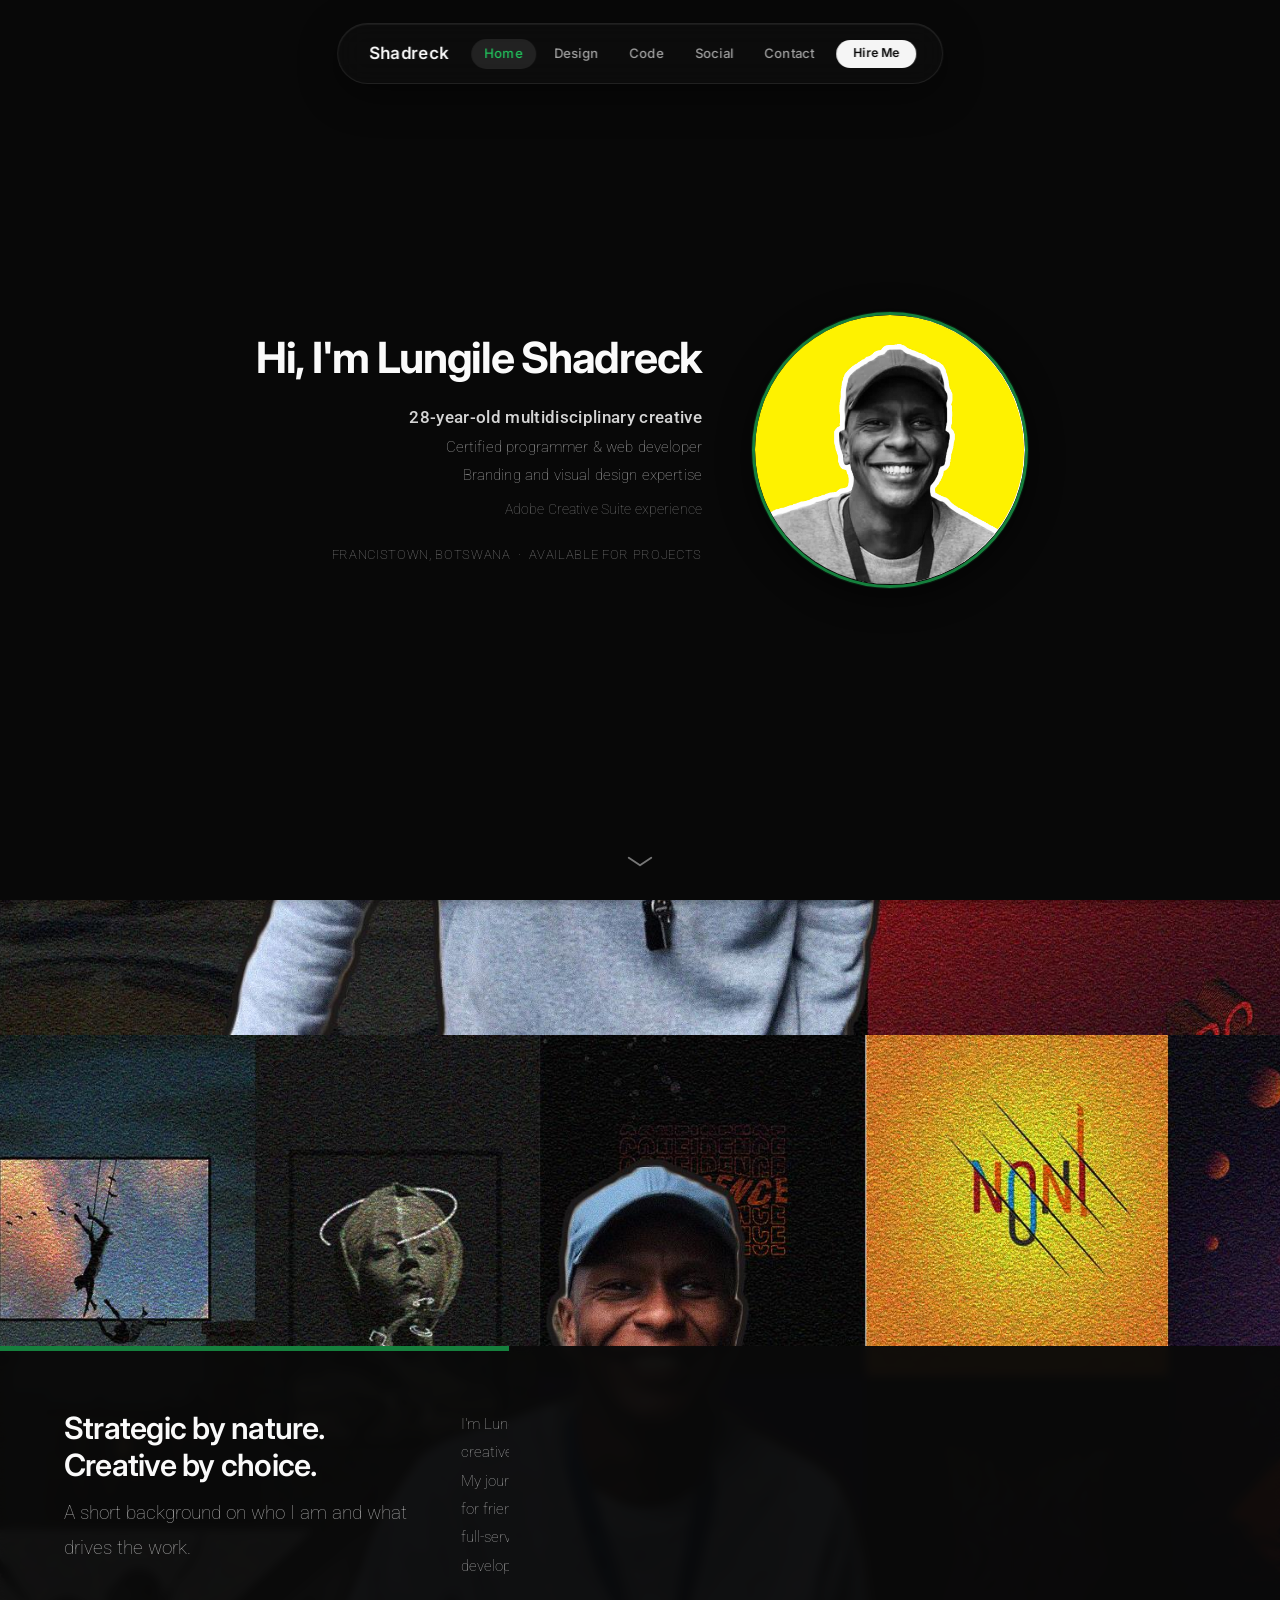
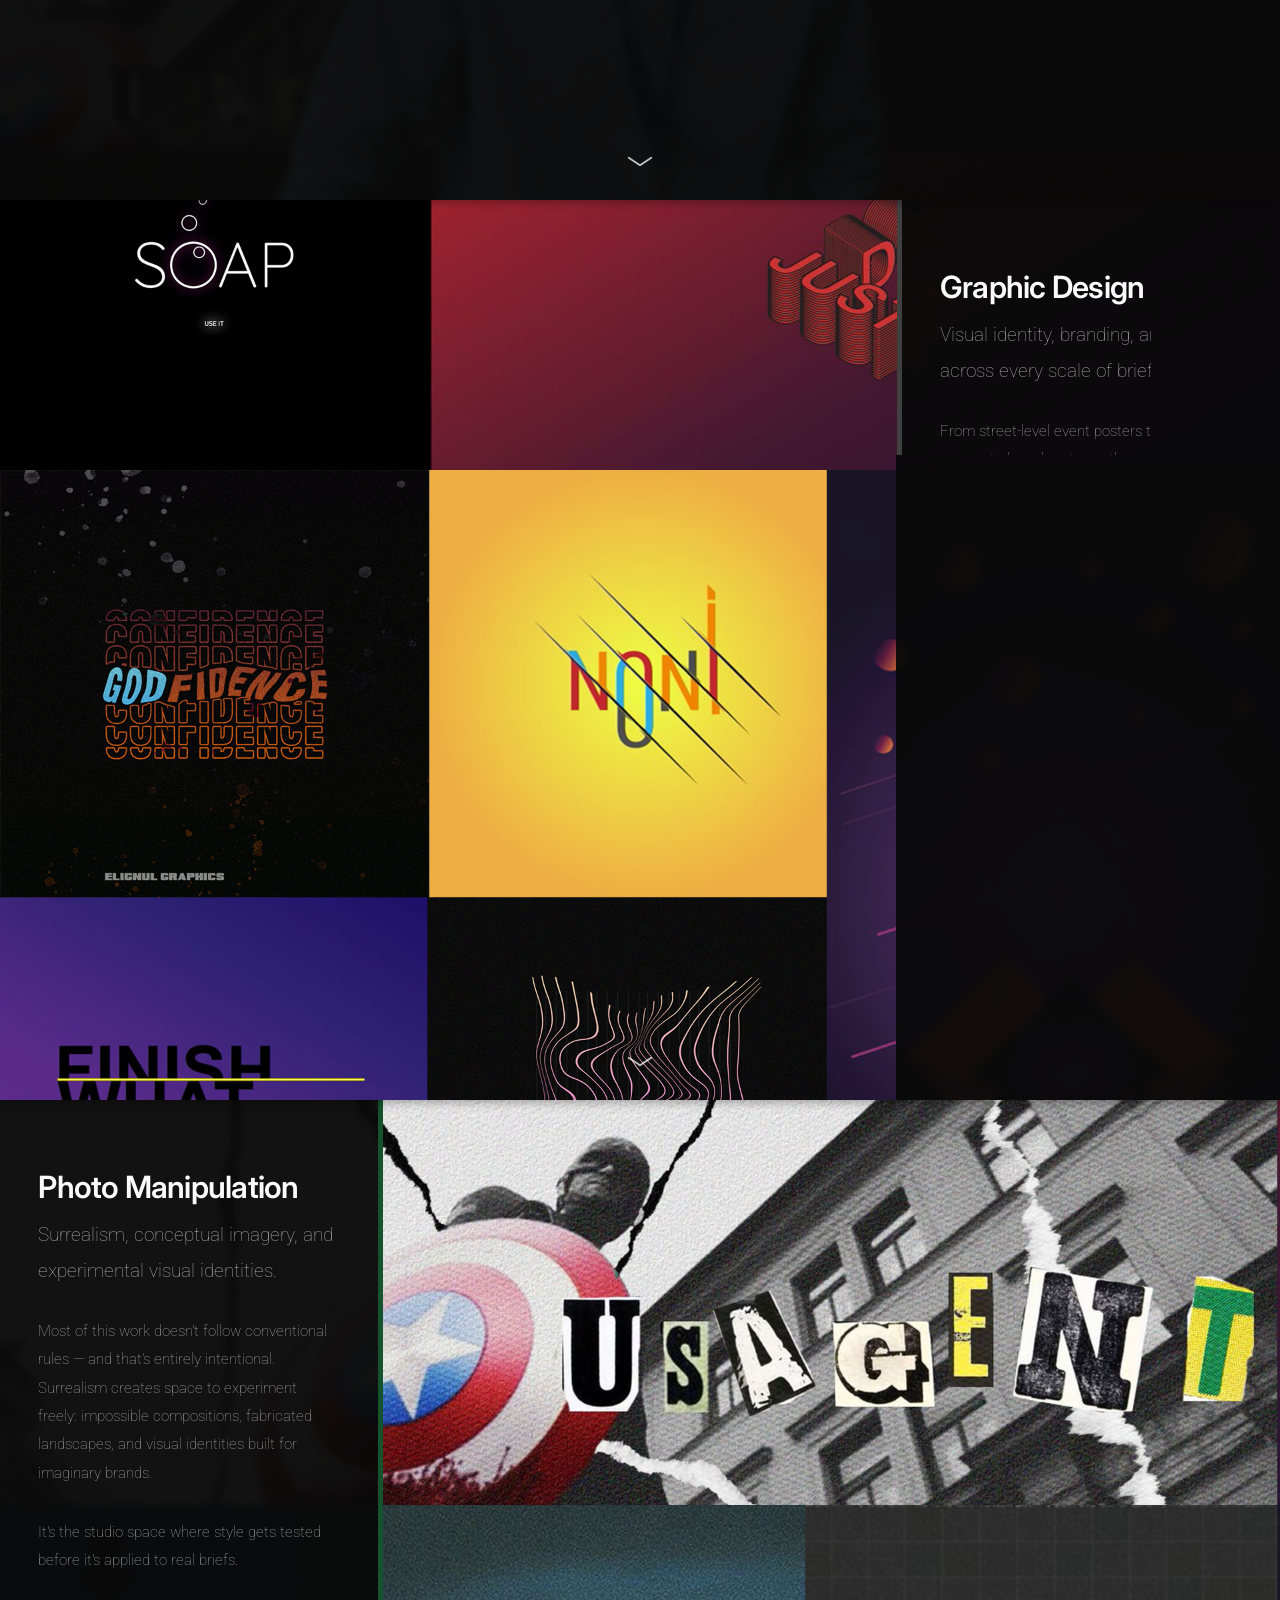
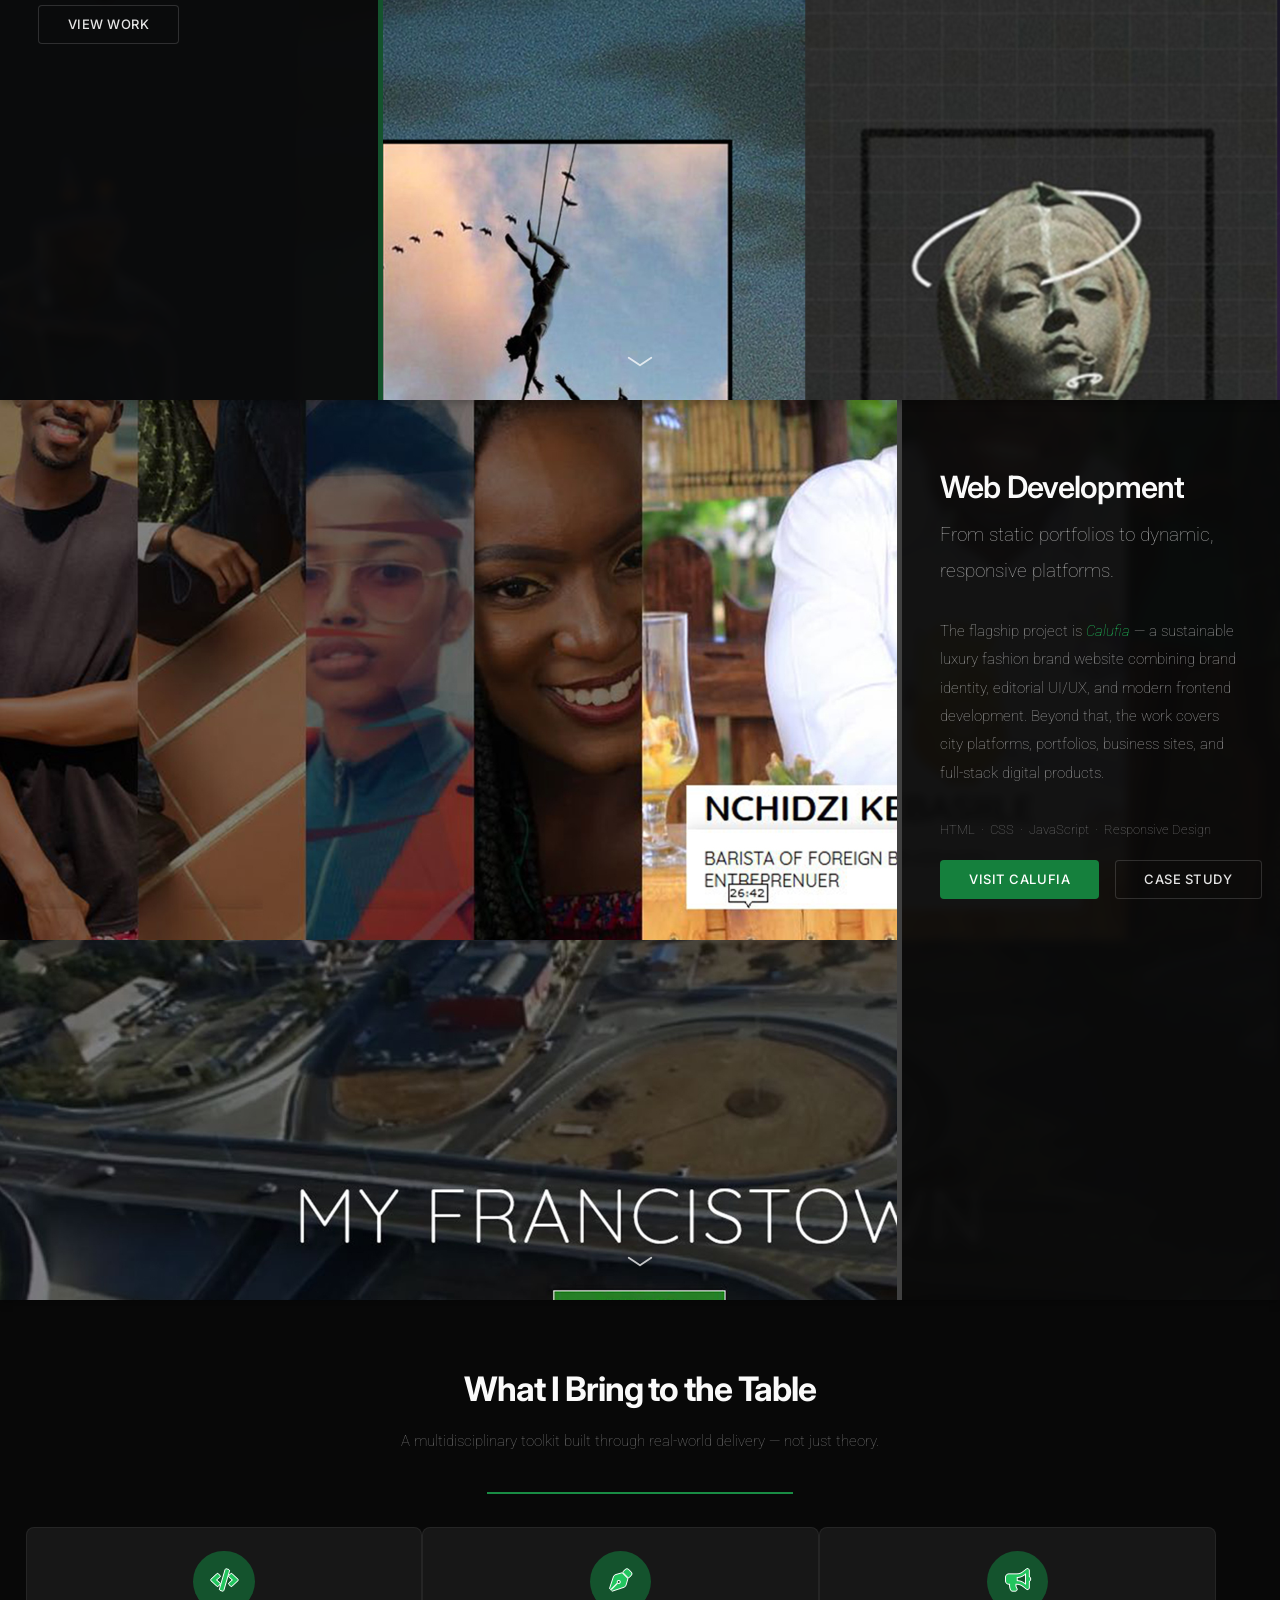
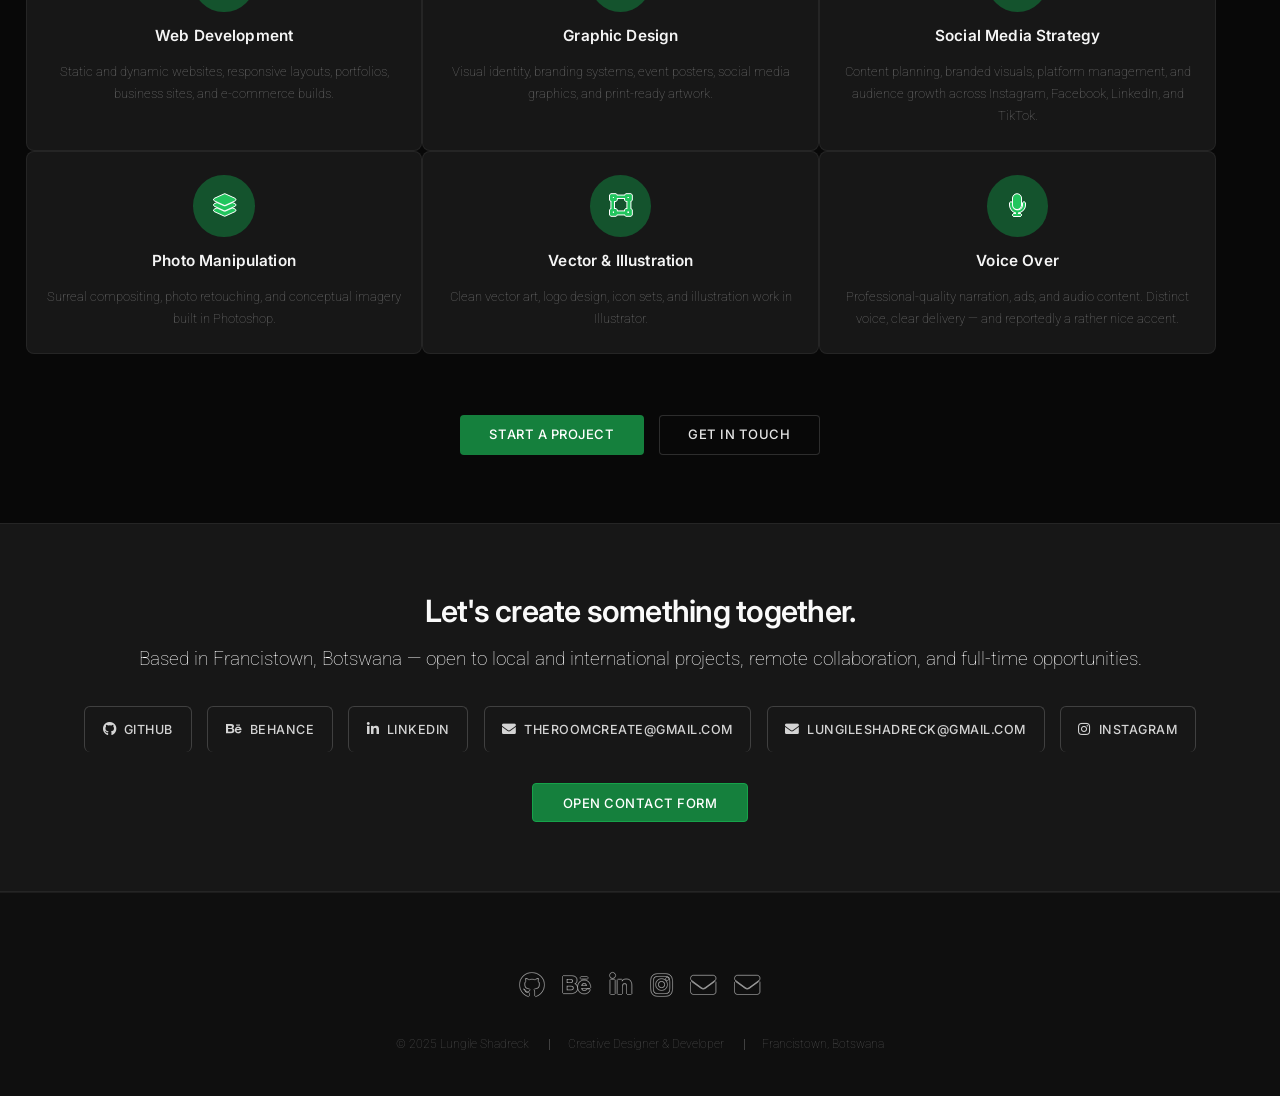
<file: index.html>
<!DOCTYPE HTML>
<html lang="en">

<head>
	<title>Lungile Shadreck — Creative Designer &amp; Developer</title>
	<meta charset="utf-8" />
	<meta name="viewport" content="width=device-width, initial-scale=1, user-scalable=no" />
	<meta name="description" content="Lungile Shadreck — multidisciplinary creative based in Francistown, Botswana. Specialising in web development, graphic design, visual identity, and social media strategy." />
	<meta name="author" content="Lungile Shadreck" />
	<meta name="theme-color" content="#080808" />

	<!-- Open Graph -->
	<meta property="og:title" content="Lungile Shadreck — Creative Designer &amp; Developer" />
	<meta property="og:description" content="Web development, graphic design, visual identity, and social media strategy from Francistown, Botswana." />
	<meta property="og:type" content="website" />
	<meta property="og:image" content="images/Me/WILLWw.jpg" />

	<!-- Stylesheets — load order matters -->
	<link rel="stylesheet" href="assets/css/main.css" />
	<link rel="stylesheet" href="assets/css/enhancements.css" />
	<link rel="stylesheet" href="assets/css/theme.css" />
	<noscript>
		<link rel="stylesheet" href="assets/css/noscript.css" />
	</noscript>
</head>

<body class="is-preload landing">
	<!-- Scroll Progress Bar -->
	<div id="scroll-progress" aria-hidden="true"></div>

	<div id="page-wrapper">

		<!-- ===============================================
		     HEADER
		     =============================================== -->
		<header id="header" role="banner">
			<div class="header-inner">
				<h1 id="logo"><a href="index.html">Shadreck</a></h1>
				<button type="button" id="nav-toggle" class="nav-toggle" aria-label="Open menu" aria-expanded="false" aria-controls="nav">
					<span class="nav-toggle__bars" aria-hidden="true"></span>
				</button>
				<nav id="nav" role="navigation" aria-label="Main navigation">
					<button type="button" class="nav-close" aria-label="Close menu">
						<i class="fas fa-times" aria-hidden="true"></i>
					</button>
					<ul>
						<li><a href="index.html">Home</a></li>
						<li><a href="left-sidebar.html">Design</a></li>
						<li><a href="right-sidebar.html">Code</a></li>
						<li><a href="no-sidebar.html">Social</a></li>
						<li><a href="elements.html">Contact</a></li>
						<li class="nav-cta"><a href="elements.html" class="button primary">Hire Me</a></li>
					</ul>
					<div class="nav-social" aria-label="Social links">
						<a href="https://github.com/LungileShadreck" target="_blank" rel="noopener noreferrer" aria-label="GitHub"><i class="fab fa-github" aria-hidden="true"></i></a>
						<a href="https://www.behance.net/theroom8" target="_blank" rel="noopener noreferrer" aria-label="Behance"><i class="fab fa-behance" aria-hidden="true"></i></a>
						<a href="https://www.linkedin.com/in/lungile-shadreck" target="_blank" rel="noopener noreferrer" aria-label="LinkedIn"><i class="fab fa-linkedin-in" aria-hidden="true"></i></a>
						<a href="https://www.instagram.com/theroom.creates?igsh=MXV1eTd1aTl1cGI1aw==" target="_blank" rel="noopener noreferrer" aria-label="Instagram"><i class="fab fa-instagram" aria-hidden="true"></i></a>
					</div>
				</nav>
			</div>
		</header>


		<!-- ===============================================
		     BANNER — Hero Section
		     =============================================== -->
		<section id="banner" aria-label="Introduction">
			<div class="content">
				<header>
					<h2 style="margin-bottom: 0.5em;">Hi, I'm Lungile Shadreck</h2>
					<p style="margin: 0; color: var(--gray-300); font-weight: 500; font-size: 1.1em; letter-spacing: 0.02em;">28-year-old multidisciplinary creative</p>
					<p style="margin: 0; color: var(--gray-400);">Certified programmer &amp; web developer</p>
					<p style="margin: 0; color: var(--gray-400);">Branding and visual design expertise</p>
					<p style="margin: 0; color: var(--gray-500); font-size: 0.9em; margin-top: 0.5em;">Adobe Creative Suite experience</p>
					
					<p style="margin-top: 1.5em; font-size: 0.88em; color: rgba(212,212,212,0.6); letter-spacing: 0.05em; text-transform: uppercase;">
						Francistown, Botswana &nbsp;·&nbsp; Available for Projects
					</p>
				</header>
				<span class="image" role="img" aria-label="Portrait of Lungile Shadreck">
					<img src="images/Me/WILLWw.jpg" alt="Lungile Shadreck" />
				</span>
			</div>
			<a href="#one" class="goto-next scrolly" aria-label="Scroll to next section">Next</a>
		</section>

		<!-- ===============================================
		     SECTION ONE — About / Bio
		     =============================================== -->
		<section id="one" class="spotlight style1 bottom fade-in" aria-labelledby="one-heading">
			<span class="image fit main">
				<img src="images/banner.jpg" alt="Graphic design work collage" loading="lazy" decoding="async" />
			</span>
			<div class="content">
				<div class="container">
					<div class="row">
						<div class="col-4 col-12-medium">
							<header>
								<h2 id="one-heading">Strategic by nature.<br />Creative by choice.</h2>
								<p>A short background on who I am and what drives the work.</p>
							</header>
						</div>
						<div class="col-4 col-12-medium">
							<p>I'm Lungile Shadreck — a 26-year-old multidisciplinary creative and IT tutor based in Francistown, Botswana.
								My journey started with graphic design, creating visuals for friends and local businesses,
								before evolving into a full-service creative practice spanning web development,
								brand identity, and digital strategy.
							</p>
							<p>My first professional role was as an in-house Graphic Designer, where the scope quickly expanded
								to include social media management and marketing campaigns — and culminated in a complete company rebrand.
							</p>
						</div>
						<div class="col-4 col-12-medium">
							<p>I later deepened my craft through the Adobe Suite — building a strong foundation across
								photo retouching, vector illustration, layout design, and visual identity systems.
							</p>
							<p>My design sensibility tends toward the bold and textured — Grunge, Retro, and Surrealism —
								but I adapt fluidly to what each project demands. I'm currently involved in authoring a web platform
								designed to bring Francistown into the digital age.
							</p>
						</div>
					</div>
				</div>
			</div>
			<a href="#two" class="goto-next scrolly" aria-label="Next section">Next</a>
		</section>

		<!-- ===============================================
		     SECTION TWO — Graphic Design
		     =============================================== -->
		<section id="two" class="spotlight style2 right fade-in" aria-labelledby="two-heading">
			<span class="image fit main">
				<img src="images/Graphics/ALL.jpg" alt="Graphic design portfolio collection" loading="lazy" decoding="async" />
			</span>
			<div class="content">
				<header>
					<h2 id="two-heading">Graphic Design</h2>
					<p>Visual identity, branding, and print — across every scale of brief.</p>
				</header>
				<p>From street-level event posters to full corporate brand systems, the graphic design work
					spans a wide tonal range. The default style pulls from Grunge and Retro aesthetics —
					raw, textured, and unapologetically bold — but the toolkit extends to minimalist layouts
					and clean modern branding when the brief calls for it.</p>
				<p style="font-size: 0.82em; color: var(--gray-500, #737373); margin-bottom: 1.5em;">
					Adobe Photoshop &nbsp;·&nbsp; Illustrator &nbsp;·&nbsp; InDesign
				</p>
				<ul class="actions">
					<li><a href="left-sidebar.html" class="button">View Work</a></li>
				</ul>
			</div>
			<a href="#three" class="goto-next scrolly" aria-label="Next section">Next</a>
		</section>

		<!-- ===============================================
		     SECTION THREE — Photo Manipulation / Visual Art
		     =============================================== -->
		<section id="three" class="spotlight style3 left fade-in" aria-labelledby="three-heading">
			<span class="image fit main bottom">
				<img src="images/Graphics/all pm.jpg" alt="Photo manipulation and surreal art collection" loading="lazy" decoding="async" />
			</span>
			<div class="content">
				<header>
					<h2 id="three-heading">Photo Manipulation</h2>
					<p>Surrealism, conceptual imagery, and experimental visual identities.</p>
				</header>
				<p>Most of this work doesn't follow conventional rules — and that's entirely intentional.
					Surrealism creates space to experiment freely: impossible compositions, fabricated landscapes,
					and visual identities built for imaginary brands.
				</p>
				<p>It's the studio space where style gets tested before it's applied to real briefs.</p>
				<ul class="actions">
					<li><a href="left-sidebar.html" class="button">View Work</a></li>
				</ul>
			</div>
			<a href="#four" class="goto-next scrolly" aria-label="Next section">Next</a>
		</section>

		<!-- ===============================================
		     SECTION FOUR — Web Development
		     =============================================== -->
		<section id="four" class="spotlight style2 right fade-in" aria-labelledby="four-heading">
			<span class="image fit main">
				<img src="images/Graphics/all ws.jpg" alt="Website development portfolio screenshots" loading="lazy" decoding="async" />
			</span>
			<div class="content">
				<header>
					<h2 id="four-heading">Web Development</h2>
					<p>From static portfolios to dynamic, responsive platforms.</p>
				</header>
				<p>The flagship project is <em><a href="https://calufia.vercel.app/" target="_blank" rel="noopener noreferrer">Calufia</a></em> — a sustainable luxury fashion brand website combining brand identity, editorial UI/UX, and modern frontend development. Beyond that, the work covers city platforms, portfolios, business sites, and full-stack digital products.
				</p>
				<p style="font-size: 0.82em; color: var(--gray-500, #737373); margin-bottom: 1.5em;">
					HTML &nbsp;·&nbsp; CSS &nbsp;·&nbsp; JavaScript &nbsp;·&nbsp; Responsive Design
				</p>
				<ul class="actions">
					<li><a href="https://calufia.vercel.app/" target="_blank" rel="noopener noreferrer" class="button primary">Visit Calufia</a></li>
					<li><a href="calufia-case-study.html" class="button">Case Study</a></li>
				</ul>
			</div>
			<a href="#five" class="goto-next scrolly" aria-label="Next section">Next</a>
		</section>

		<!-- ===============================================
		     SECTION FIVE — Skills
		     =============================================== -->
		<section id="five" class="wrapper style1 special fade-up" aria-labelledby="five-heading">
			<div class="container">
				<header class="major">
					<h2 id="five-heading">What I Bring to the Table</h2>
					<p>A multidisciplinary toolkit built through real-world delivery — not just theory.</p>
				</header>
				<div class="box alt">
					<div class="row gtr-uniform">
						<section class="col-4 col-6-medium col-12-xsmall fade-in">
							<span class="icon solid alt major fa-code" aria-hidden="true"></span>
							<h3>Web Development</h3>
							<p>Static and dynamic websites, responsive layouts, portfolios, business sites, and e-commerce builds.</p>
						</section>
						<section class="col-4 col-6-medium col-12-xsmall fade-in">
							<span class="icon solid alt major fa-pen-nib" aria-hidden="true"></span>
							<h3>Graphic Design</h3>
							<p>Visual identity, branding systems, event posters, social media graphics, and print-ready artwork.</p>
						</section>
						<section class="col-4 col-6-medium col-12-xsmall fade-in">
							<span class="icon solid alt major fa-bullhorn" aria-hidden="true"></span>
							<h3>Social Media Strategy</h3>
							<p>Content planning, branded visuals, platform management, and audience growth across Instagram, Facebook, LinkedIn, and TikTok.</p>
						</section>
						<section class="col-4 col-6-medium col-12-xsmall fade-in">
							<span class="icon solid alt major fa-layer-group" aria-hidden="true"></span>
							<h3>Photo Manipulation</h3>
							<p>Surreal compositing, photo retouching, and conceptual imagery built in Photoshop.</p>
						</section>
						<section class="col-4 col-6-medium col-12-xsmall fade-in">
							<span class="icon solid alt major fa-vector-square" aria-hidden="true"></span>
							<h3>Vector &amp; Illustration</h3>
							<p>Clean vector art, logo design, icon sets, and illustration work in Illustrator.</p>
						</section>
						<section class="col-4 col-6-medium col-12-xsmall fade-in">
							<span class="icon solid alt major fa-microphone" aria-hidden="true"></span>
							<h3>Voice Over</h3>
							<p>Professional-quality narration, ads, and audio content. Distinct voice, clear delivery — and reportedly a rather nice accent.</p>
						</section>
					</div>
				</div>
				<footer class="major">
					<ul class="actions special">
						<li><a href="elements.html" class="button primary">Start a Project</a></li>
						<li><a href="elements.html" class="button">Get in Touch</a></li>
					</ul>
				</footer>
			</div>
		</section>

		<!-- ===============================================
		     SECTION SIX — Contact Strip / CTA
		     =============================================== -->
		<section id="six" class="wrapper style2 special fade" aria-labelledby="six-heading">
			<div class="container">
				<header>
					<h2 id="six-heading">Let's create something together.</h2>
					<p>Based in Francistown, Botswana — open to local and international projects, remote collaboration, and full-time opportunities.</p>
				</header>

				<!-- Social / contact link cards -->
				<div class="social-links-strip" role="list">
					<a href="https://github.com/LungileShadreck" target="_blank" rel="noopener noreferrer" class="social-link-card primary-social" role="listitem" aria-label="GitHub profile">
						<i class="fab fa-github" aria-hidden="true"></i>
						GitHub
					</a>
					<a href="https://www.behance.net/theroom8" target="_blank" rel="noopener noreferrer" class="social-link-card primary-social" role="listitem" aria-label="Behance portfolio">
						<i class="fab fa-behance" aria-hidden="true"></i>
						Behance
					</a>
					<a href="https://www.linkedin.com/in/lungile-shadreck" target="_blank" rel="noopener noreferrer" class="social-link-card" role="listitem" aria-label="LinkedIn profile">
						<i class="fab fa-linkedin-in" aria-hidden="true"></i>
						LinkedIn
					</a>
					<a href="mailto:theroomcreate@gmail.com" class="social-link-card" role="listitem" aria-label="Send email to The Room">
						<i class="fas fa-envelope" aria-hidden="true"></i>
						theroomcreate@gmail.com
					</a>
					<a href="mailto:lungileshadreck@gmail.com" class="social-link-card" role="listitem" aria-label="Send email to Lungile">
						<i class="fas fa-envelope" aria-hidden="true"></i>
						lungileshadreck@gmail.com
					</a>
					<a href="https://www.instagram.com/theroom.creates?igsh=MXV1eTd1aTl1cGI1aw==" target="_blank" rel="noopener noreferrer" class="social-link-card secondary-social" role="listitem" aria-label="Instagram profile">
						<i class="fab fa-instagram" aria-hidden="true"></i>
						Instagram
					</a>
				</div>

				<ul class="actions special" style="margin-top: 2em;">
					<li><a href="elements.html" class="button primary">Open Contact Form</a></li>
				</ul>
			</div>
		</section>

		<!-- ===============================================
		     FOOTER
		     =============================================== -->
		<footer id="footer" role="contentinfo">
			<ul class="icons" aria-label="Social media links">
				<li><a href="https://github.com/LungileShadreck" target="_blank" rel="noopener noreferrer" class="icon brands alt fa-github" aria-label="GitHub"><span class="label">GitHub</span></a></li>
				<li><a href="https://www.behance.net/theroom8" target="_blank" rel="noopener noreferrer" class="icon brands alt fa-behance" aria-label="Behance"><span class="label">Behance</span></a></li>
				<li><a href="https://www.linkedin.com/in/lungile-shadreck" target="_blank" rel="noopener noreferrer" class="icon brands alt fa-linkedin-in" aria-label="LinkedIn"><span class="label">LinkedIn</span></a></li>
				<li><a href="https://www.instagram.com/theroom.creates?igsh=MXV1eTd1aTl1cGI1aw==" target="_blank" rel="noopener noreferrer" class="icon brands alt fa-instagram" aria-label="Instagram"><span class="label">Instagram</span></a></li>
				<li><a href="mailto:theroomcreate@gmail.com" class="icon solid alt fa-envelope" aria-label="Email The Room"><span class="label">Email The Room</span></a></li>
				<li><a href="mailto:lungileshadreck@gmail.com" class="icon solid alt fa-envelope" aria-label="Email Lungile"><span class="label">Email Lungile</span></a></li>
			</ul>
			<ul class="copyright">
				<li>&copy; 2025 Lungile Shadreck</li>
				<li>Creative Designer &amp; Developer</li>
				<li>Francistown, Botswana</li>
			</ul>
		</footer>

		<!-- Scroll to Top -->
		<button id="scroll-top" aria-label="Back to top"><i class="fas fa-chevron-up" aria-hidden="true"></i></button>

	</div><!-- end #page-wrapper -->

	<!-- Cursor line — typed text style -->
	<style>
		.typed-cursor {
			color: #22c55e;
			font-weight: 100;
			font-size: 1em;
			animation: cursor-blink 0.9s step-end infinite;
			margin-left: 1px;
		}
		@keyframes cursor-blink {
			0%, 100% { opacity: 1; }
			50%       { opacity: 0; }
		}
		/* Header scrolled state — applied via JS on landing page */
		#header.header-scrolled {
			background: rgba(8, 8, 8, 0.97) !important;
			border-bottom: 1px solid rgba(255,255,255,0.06) !important;
		}
	</style>

	<!-- Scripts -->
	<script src="assets/js/jquery.min.js"></script>
	<script src="assets/js/jquery.scrolly.min.js"></script>

	<script src="assets/js/jquery.scrollex.min.js"></script>
	<script src="assets/js/browser.min.js"></script>
	<script src="assets/js/breakpoints.min.js"></script>
	<script src="assets/js/util.js"></script>
	<script src="assets/js/main.js"></script>
	<script src="assets/js/nav.js"></script>
	<script src="assets/js/portfolio.js"></script>

</body>

</html>
</file>
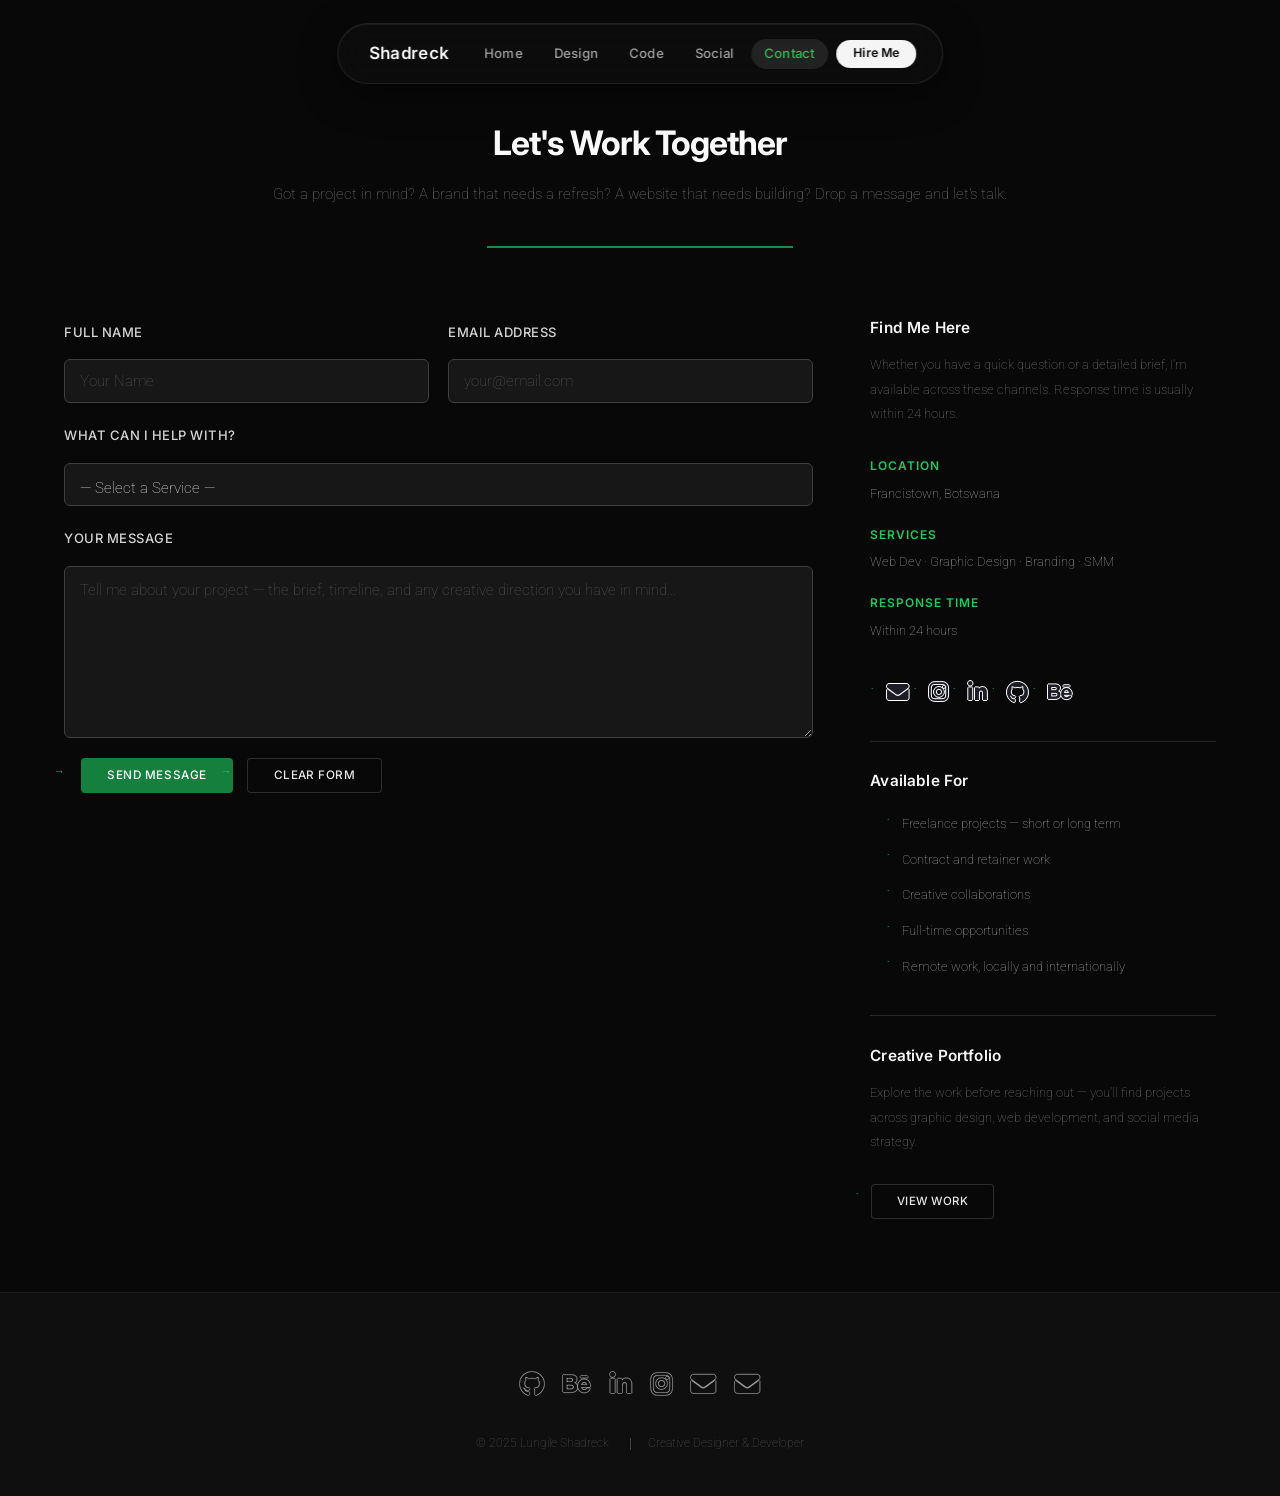
<file: elements.html>
<!DOCTYPE HTML>
<html lang="en">

<head>
	<title>Contact — Lungile Shadreck</title>
	<meta charset="utf-8" />
	<meta name="viewport" content="width=device-width, initial-scale=1, user-scalable=no" />
	<meta name="description" content="Get in touch with Lungile Shadreck — available for web development, graphic design, branding, and social media projects. Based in Francistown, Botswana." />
	<meta name="author" content="Lungile Shadreck" />
	<meta name="theme-color" content="#080808" />
	<link rel="stylesheet" href="assets/css/main.css" />
	<link rel="stylesheet" href="assets/css/enhancements.css" />
	<link rel="stylesheet" href="assets/css/theme.css" />
	<link rel="stylesheet" href="assets/css/contact.css" />
	<noscript>
		<link rel="stylesheet" href="assets/css/noscript.css" />
	</noscript>
</head>

<body class="is-preload">
	<!-- Scroll Progress Bar -->
	<div id="scroll-progress" aria-hidden="true"></div>

	<div id="page-wrapper">

		<!-- Header -->
		<header id="header" role="banner">
			<div class="header-inner">
				<h1 id="logo"><a href="index.html">Shadreck</a></h1>
				<button type="button" id="nav-toggle" class="nav-toggle" aria-label="Open menu" aria-expanded="false" aria-controls="nav">
					<span class="nav-toggle__bars" aria-hidden="true"></span>
				</button>
				<nav id="nav" role="navigation" aria-label="Main navigation">
					<button type="button" class="nav-close" aria-label="Close menu">
						<i class="fas fa-times" aria-hidden="true"></i>
					</button>
					<ul>
						<li><a href="index.html">Home</a></li>
						<li><a href="left-sidebar.html">Design</a></li>
						<li><a href="right-sidebar.html">Code</a></li>
						<li><a href="no-sidebar.html">Social</a></li>
						<li><a href="elements.html">Contact</a></li>
						<li class="nav-cta"><a href="elements.html" class="button primary">Hire Me</a></li>
					</ul>
					<div class="nav-social" aria-label="Social links">
						<a href="https://github.com/LungileShadreck" target="_blank" rel="noopener noreferrer" aria-label="GitHub"><i class="fab fa-github" aria-hidden="true"></i></a>
						<a href="https://www.behance.net/theroom8" target="_blank" rel="noopener noreferrer" aria-label="Behance"><i class="fab fa-behance" aria-hidden="true"></i></a>
						<a href="https://www.linkedin.com/in/lungile-shadreck" target="_blank" rel="noopener noreferrer" aria-label="LinkedIn"><i class="fab fa-linkedin-in" aria-hidden="true"></i></a>
						<a href="https://www.instagram.com/theroom.creates?igsh=MXV1eTd1aTl1cGI1aw==" target="_blank" rel="noopener noreferrer" aria-label="Instagram"><i class="fab fa-instagram" aria-hidden="true"></i></a>
					</div>
				</nav>
			</div>
		</header>


		<!-- Main Content -->
		<main id="main" class="wrapper style1" role="main">
			<div class="container">
				<header class="major">
					<h2>Let's Work Together</h2>
					<p>Got a project in mind? A brand that needs a refresh? A website that needs building? Drop a message and let's talk.</p>
				</header>

				<div class="row gtr-150">
					<div class="col-8 col-12-medium">

						<!-- Contact Form -->
						<section id="content">
							<!-- NOTE: This form requires a backend service to send emails.
							     For GitHub Pages, use Formspree (formspree.io):
							     1. Create a free account at formspree.io
							     2. Create a new form and get your endpoint
							     3. Replace action="#" below with your Formspree endpoint:
							        action="https://formspree.io/f/YOUR_FORM_ID"
							     4. Change method to "post"
							-->
							<form method="post" action="#" aria-label="Contact form">
								<div class="row gtr-uniform gtr-50">
									<div class="col-6 col-12-xsmall">
										<label for="name">Full Name</label>
										<input type="text" name="name" id="name" placeholder="Your Name" required autocomplete="name" />
									</div>
									<div class="col-6 col-12-xsmall">
										<label for="email">Email Address</label>
										<input type="email" name="email" id="email" placeholder="your@email.com" required autocomplete="email" />
									</div>
									<div class="col-12">
										<label for="service">What can I help with?</label>
										<select name="service" id="service">
											<option value="">— Select a Service —</option>
											<option value="webdev">Web Development</option>
											<option value="graphicdesign">Graphic Design</option>
											<option value="branding">Branding &amp; Visual Identity</option>
											<option value="smm">Social Media Marketing</option>
											<option value="photomanip">Photo Manipulation</option>
											<option value="voiceover">Voice Over</option>
											<option value="other">Something Else</option>
										</select>
									</div>
									<div class="col-12">
										<label for="message">Your Message</label>
										<textarea name="message" id="message"
											placeholder="Tell me about your project — the brief, timeline, and any creative direction you have in mind..."
											rows="6"></textarea>
									</div>
									<div class="col-12">
										<ul class="actions">
											<li><input type="submit" value="Send Message" class="primary" id="submit-btn" /></li>
											<li><input type="reset" value="Clear Form" /></li>
										</ul>
									</div>
								</div>
							</form>
						</section>

					</div>
					<div class="col-4 col-12-medium">

						<!-- Contact Sidebar -->
						<section id="sidebar" aria-label="Contact information">
							<section>
								<h3>Find Me Here</h3>
								<p>Whether you have a quick question or a detailed brief, I'm available across these channels. Response time is usually within 24 hours.</p>
								<dl class="alt">
									<dt>Location</dt>
									<dd>Francistown, Botswana</dd>
									<dt>Services</dt>
									<dd>Web Dev · Graphic Design · Branding · SMM</dd>
									<dt>Response Time</dt>
									<dd>Within 24 hours</dd>
								</dl>
								<ul class="icons" aria-label="Direct contact links">
									<li>
										<a href="mailto:your.email@example.com"
											class="icon solid alt fa-envelope"
											aria-label="Send email">
											<span class="label">Email</span>
										</a>
									</li>
									<li>
										<a href="https://www.instagram.com/"
											target="_blank" rel="noopener noreferrer"
											class="icon brands alt fa-instagram"
											aria-label="Instagram profile">
											<span class="label">Instagram</span>
										</a>
									</li>
									<li>
										<a href="https://www.linkedin.com/"
											target="_blank" rel="noopener noreferrer"
											class="icon brands alt fa-linkedin-in"
											aria-label="LinkedIn profile">
											<span class="label">LinkedIn</span>
										</a>
									</li>
									<li>
										<a href="https://github.com/"
											target="_blank" rel="noopener noreferrer"
											class="icon brands alt fa-github"
											aria-label="GitHub profile">
											<span class="label">GitHub</span>
										</a>
									</li>
									<li>
										<a href="https://www.behance.net/"
											target="_blank" rel="noopener noreferrer"
											class="icon brands alt fa-behance"
											aria-label="Behance portfolio">
											<span class="label">Behance</span>
										</a>
									</li>
								</ul>
							</section>
							<hr />
							<section>
								<h3>Available For</h3>
								<ul>
									<li>Freelance projects — short or long term</li>
									<li>Contract and retainer work</li>
									<li>Creative collaborations</li>
									<li>Full-time opportunities</li>
									<li>Remote work, locally and internationally</li>
								</ul>
							</section>
							<hr />
							<section>
								<h3>Creative Portfolio</h3>
								<p>Explore the work before reaching out — you'll find projects across graphic design, web development, and social media strategy.</p>
								<ul class="actions">
									<li><a href="left-sidebar.html" class="button">View Work</a></li>
								</ul>
							</section>
						</section>

					</div>
				</div>

			</div>
		</main>

		<!-- Footer -->
		<footer id="footer" role="contentinfo">
			<ul class="icons" aria-label="Social media links">
				<li><a href="https://github.com/LungileShadreck" target="_blank" rel="noopener noreferrer" class="icon brands alt fa-github" aria-label="GitHub"><span class="label">GitHub</span></a></li>
				<li><a href="https://www.behance.net/theroom8" target="_blank" rel="noopener noreferrer" class="icon brands alt fa-behance" aria-label="Behance"><span class="label">Behance</span></a></li>
				<li><a href="https://www.linkedin.com/in/lungile-shadreck" target="_blank" rel="noopener noreferrer" class="icon brands alt fa-linkedin-in" aria-label="LinkedIn"><span class="label">LinkedIn</span></a></li>
				<li><a href="https://www.instagram.com/theroom.creates?igsh=MXV1eTd1aTl1cGI1aw==" target="_blank" rel="noopener noreferrer" class="icon brands alt fa-instagram" aria-label="Instagram"><span class="label">Instagram</span></a></li>
				<li><a href="mailto:theroomcreate@gmail.com" class="icon solid alt fa-envelope" aria-label="Email The Room"><span class="label">Email The Room</span></a></li>
				<li><a href="mailto:lungileshadreck@gmail.com" class="icon solid alt fa-envelope" aria-label="Email Lungile"><span class="label">Email Lungile</span></a></li>
			</ul>
			<ul class="copyright">
				<li>&copy; 2025 Lungile Shadreck</li>
				<li>Creative Designer &amp; Developer</li>
			</ul>
		</footer>

		<!-- Scroll to Top -->
		<button id="scroll-top" aria-label="Back to top"><i class="fas fa-chevron-up" aria-hidden="true"></i></button>

	</div><!-- end #page-wrapper -->

	<!-- Scripts -->
	<script src="assets/js/jquery.min.js"></script>
	<script src="assets/js/jquery.scrolly.min.js"></script>

	<script src="assets/js/jquery.scrollex.min.js"></script>
	<script src="assets/js/browser.min.js"></script>
	<script src="assets/js/breakpoints.min.js"></script>
	<script src="assets/js/util.js"></script>
	<script src="assets/js/main.js"></script>
	<script src="assets/js/nav.js"></script>
	<script src="assets/js/portfolio.js"></script>

</body>

</html>
</file>
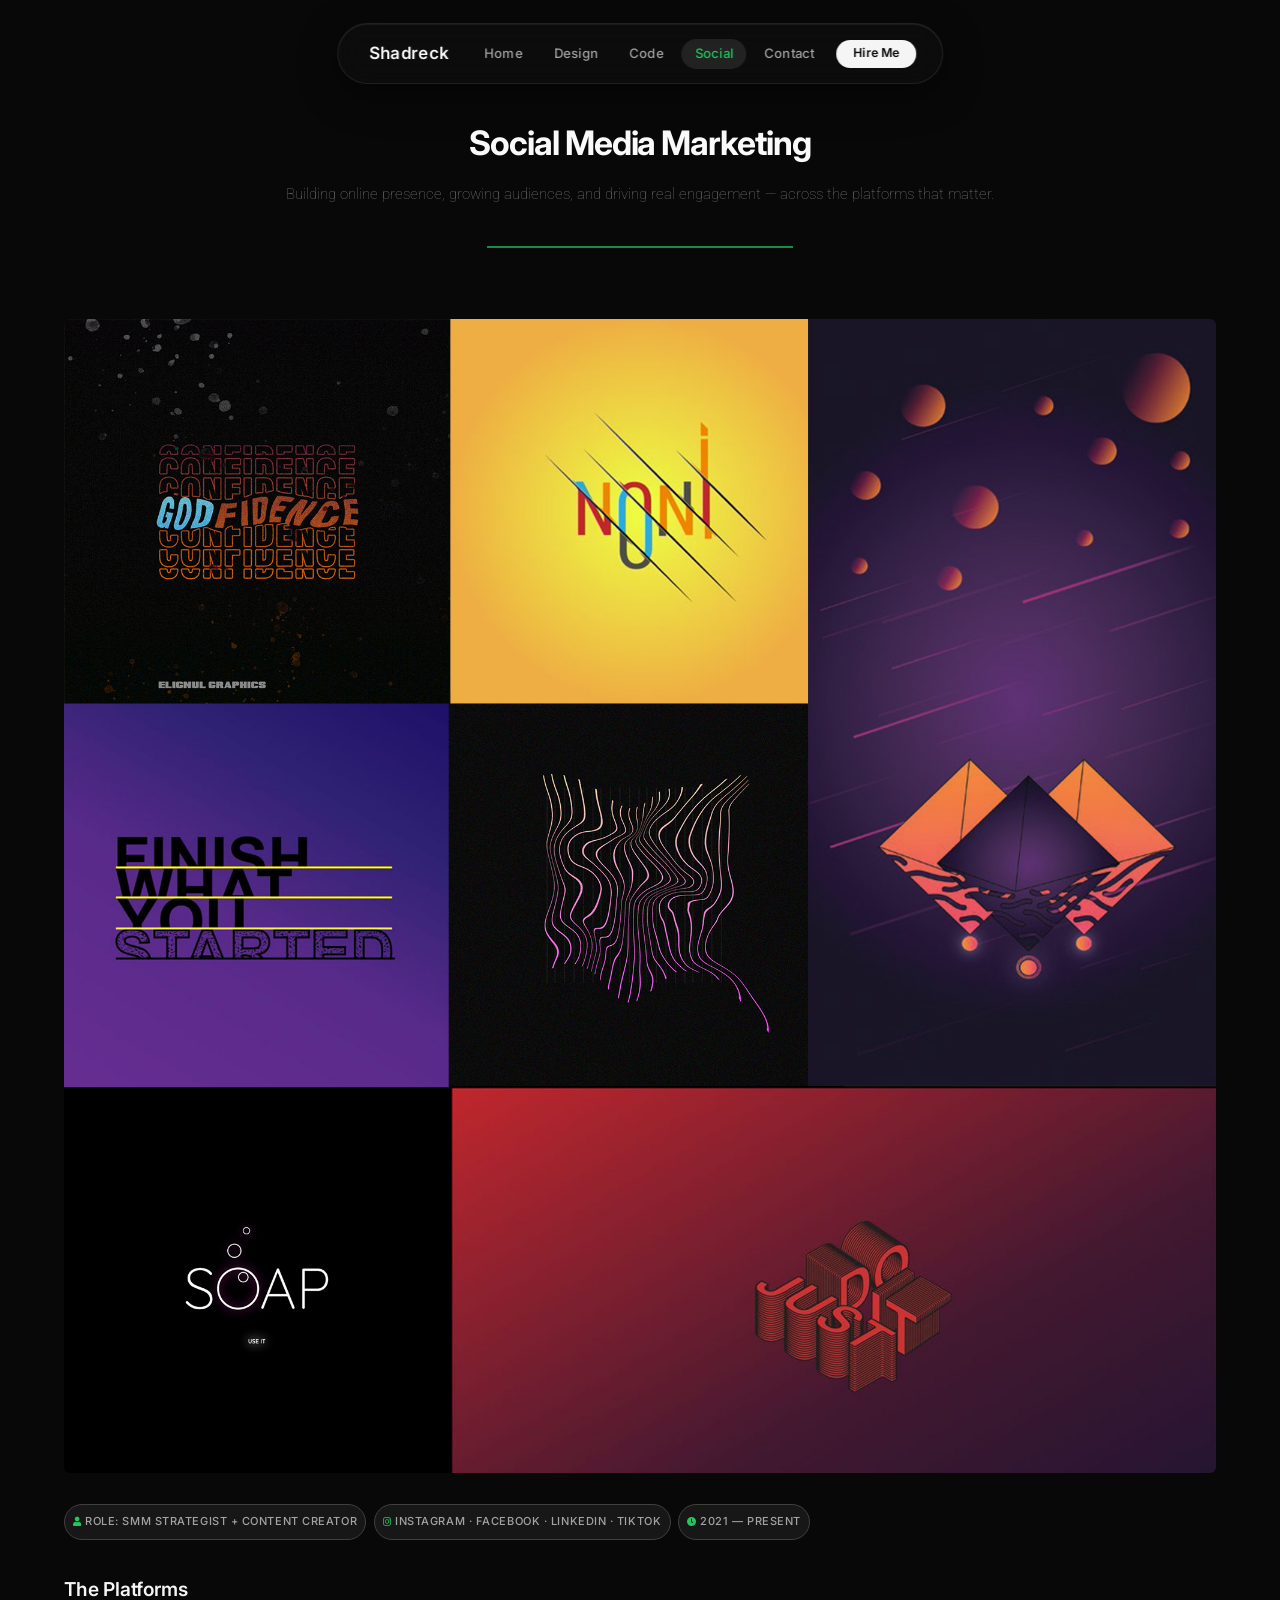
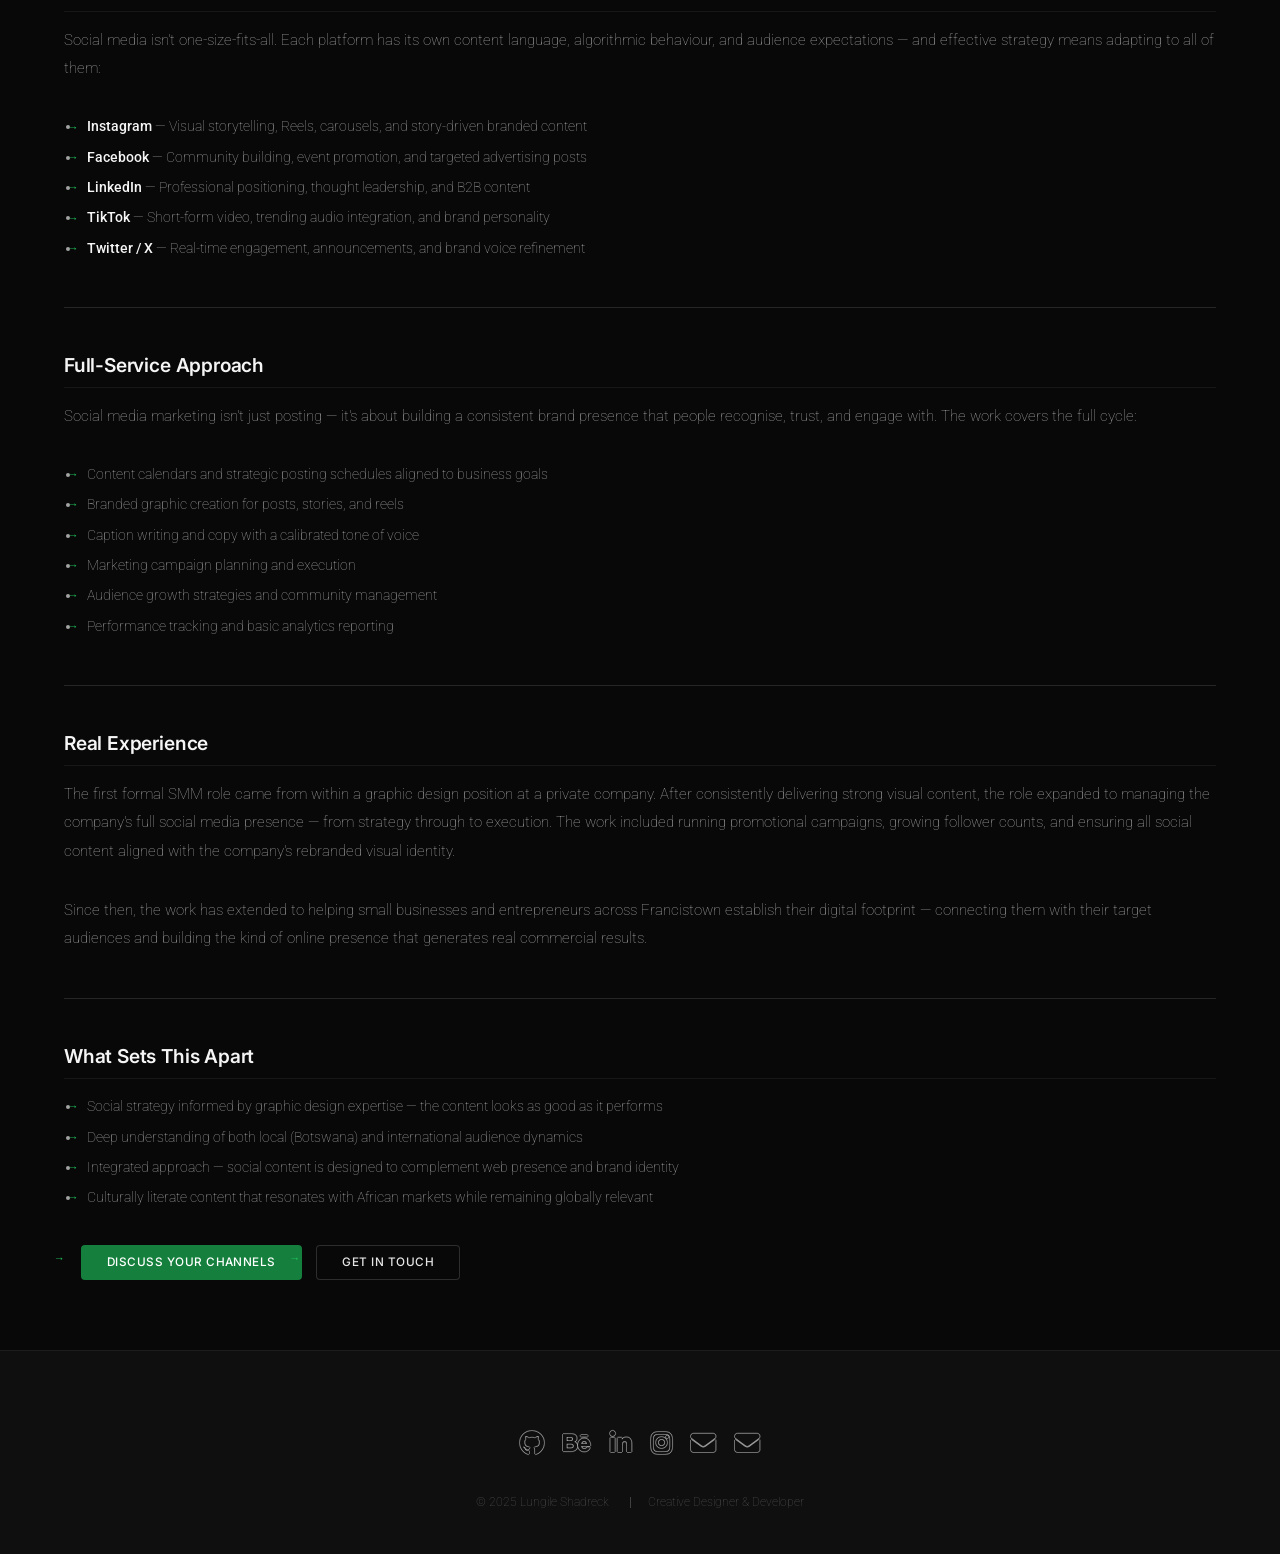
<file: no-sidebar.html>
<!DOCTYPE HTML>
<html lang="en">

<head>
	<title>Social Media Marketing — Lungile Shadreck</title>
	<meta charset="utf-8" />
	<meta name="viewport" content="width=device-width, initial-scale=1, user-scalable=no" />
	<meta name="description" content="Social media marketing services — content strategy, audience growth, and branded content across Instagram, Facebook, LinkedIn, and TikTok. Lungile Shadreck, Francistown, Botswana." />
	<meta name="author" content="Lungile Shadreck" />
	<meta name="theme-color" content="#080808" />
	<link rel="stylesheet" href="assets/css/main.css" />
	<link rel="stylesheet" href="assets/css/enhancements.css" />
	<link rel="stylesheet" href="assets/css/theme.css" />
	<noscript>
		<link rel="stylesheet" href="assets/css/noscript.css" />
	</noscript>
</head>

<body class="is-preload">
	<!-- Scroll Progress Bar -->
	<div id="scroll-progress" aria-hidden="true"></div>

	<div id="page-wrapper">

		<!-- Header -->
		<header id="header" role="banner">
			<div class="header-inner">
				<h1 id="logo"><a href="index.html">Shadreck</a></h1>
				<button type="button" id="nav-toggle" class="nav-toggle" aria-label="Open menu" aria-expanded="false" aria-controls="nav">
					<span class="nav-toggle__bars" aria-hidden="true"></span>
				</button>
				<nav id="nav" role="navigation" aria-label="Main navigation">
					<button type="button" class="nav-close" aria-label="Close menu">
						<i class="fas fa-times" aria-hidden="true"></i>
					</button>
					<ul>
						<li><a href="index.html">Home</a></li>
						<li><a href="left-sidebar.html">Design</a></li>
						<li><a href="right-sidebar.html">Code</a></li>
						<li><a href="no-sidebar.html">Social</a></li>
						<li><a href="elements.html">Contact</a></li>
						<li class="nav-cta"><a href="elements.html" class="button primary">Hire Me</a></li>
					</ul>
					<div class="nav-social" aria-label="Social links">
						<a href="https://github.com/LungileShadreck" target="_blank" rel="noopener noreferrer" aria-label="GitHub"><i class="fab fa-github" aria-hidden="true"></i></a>
						<a href="https://www.behance.net/theroom8" target="_blank" rel="noopener noreferrer" aria-label="Behance"><i class="fab fa-behance" aria-hidden="true"></i></a>
						<a href="https://www.linkedin.com/in/lungile-shadreck" target="_blank" rel="noopener noreferrer" aria-label="LinkedIn"><i class="fab fa-linkedin-in" aria-hidden="true"></i></a>
						<a href="https://www.instagram.com/theroom.creates?igsh=MXV1eTd1aTl1cGI1aw==" target="_blank" rel="noopener noreferrer" aria-label="Instagram"><i class="fab fa-instagram" aria-hidden="true"></i></a>
					</div>
				</nav>
			</div>
		</header>


		<!-- Main Content -->
		<main id="main" class="wrapper style1" role="main">
			<div class="container">
				<header class="major">
					<h2>Social Media Marketing</h2>
					<p>Building online presence, growing audiences, and driving real engagement — across the platforms that matter.</p>
				</header>

				<!-- Content (full-width, no sidebar) -->
				<section id="content" class="fade-in">

					<a href="left-sidebar.html" class="image fit" aria-label="Social media content samples">
						<img src="images/Graphics/ALL.jpg" alt="Branded social media content examples" loading="lazy" decoding="async" />
					</a>

					<!-- Case study metadata -->
					<div class="case-meta" style="margin-top: 1.5em;" aria-label="Service details">
						<span class="case-meta-tag"><i class="fas fa-user" aria-hidden="true"></i> Role: SMM Strategist + Content Creator</span>
						<span class="case-meta-tag"><i class="fab fa-instagram" aria-hidden="true"></i> Instagram · Facebook · LinkedIn · TikTok</span>
						<span class="case-meta-tag"><i class="fas fa-clock" aria-hidden="true"></i> 2021 — Present</span>
					</div>

					<h3>The Platforms</h3>
					<p>Social media isn't one-size-fits-all. Each platform has its own content language, algorithmic
						behaviour, and audience expectations — and effective strategy means adapting to all of them:</p>
					<ul>
						<li><strong>Instagram</strong> — Visual storytelling, Reels, carousels, and story-driven branded content</li>
						<li><strong>Facebook</strong> — Community building, event promotion, and targeted advertising posts</li>
						<li><strong>LinkedIn</strong> — Professional positioning, thought leadership, and B2B content</li>
						<li><strong>TikTok</strong> — Short-form video, trending audio integration, and brand personality</li>
						<li><strong>Twitter / X</strong> — Real-time engagement, announcements, and brand voice refinement</li>
					</ul>

					<hr class="section-divider" />

					<h3>Full-Service Approach</h3>
					<p>Social media marketing isn't just posting — it's about building a consistent brand presence that people
						recognise, trust, and engage with. The work covers the full cycle:</p>
					<ul>
						<li>Content calendars and strategic posting schedules aligned to business goals</li>
						<li>Branded graphic creation for posts, stories, and reels</li>
						<li>Caption writing and copy with a calibrated tone of voice</li>
						<li>Marketing campaign planning and execution</li>
						<li>Audience growth strategies and community management</li>
						<li>Performance tracking and basic analytics reporting</li>
					</ul>

					<hr class="section-divider" />

					<h3>Real Experience</h3>
					<p>The first formal SMM role came from within a graphic design position at a private company.
						After consistently delivering strong visual content, the role expanded to managing the company's
						full social media presence — from strategy through to execution. The work included running promotional campaigns,
						growing follower counts, and ensuring all social content aligned with the company's rebranded visual identity.
					</p>
					<p>Since then, the work has extended to helping small businesses and entrepreneurs across Francistown
						establish their digital footprint — connecting them with their target audiences and building the kind of
						online presence that generates real commercial results.
					</p>

					<hr class="section-divider" />

					<h3>What Sets This Apart</h3>
					<ul>
						<li>Social strategy informed by graphic design expertise — the content looks as good as it performs</li>
						<li>Deep understanding of both local (Botswana) and international audience dynamics</li>
						<li>Integrated approach — social content is designed to complement web presence and brand identity</li>
						<li>Culturally literate content that resonates with African markets while remaining globally relevant</li>
					</ul>

					<ul class="actions" style="margin-top: 2.5em;">
						<li><a href="elements.html" class="button primary">Discuss Your Channels</a></li>
						<li><a href="elements.html" class="button">Get in Touch</a></li>
					</ul>
				</section>

			</div>
		</main>

		<!-- Footer -->
		<footer id="footer" role="contentinfo">
			<ul class="icons" aria-label="Social media links">
				<li><a href="https://github.com/LungileShadreck" target="_blank" rel="noopener noreferrer" class="icon brands alt fa-github" aria-label="GitHub"><span class="label">GitHub</span></a></li>
				<li><a href="https://www.behance.net/theroom8" target="_blank" rel="noopener noreferrer" class="icon brands alt fa-behance" aria-label="Behance"><span class="label">Behance</span></a></li>
				<li><a href="https://www.linkedin.com/in/lungile-shadreck" target="_blank" rel="noopener noreferrer" class="icon brands alt fa-linkedin-in" aria-label="LinkedIn"><span class="label">LinkedIn</span></a></li>
				<li><a href="https://www.instagram.com/theroom.creates?igsh=MXV1eTd1aTl1cGI1aw==" target="_blank" rel="noopener noreferrer" class="icon brands alt fa-instagram" aria-label="Instagram"><span class="label">Instagram</span></a></li>
				<li><a href="mailto:theroomcreate@gmail.com" class="icon solid alt fa-envelope" aria-label="Email The Room"><span class="label">Email The Room</span></a></li>
				<li><a href="mailto:lungileshadreck@gmail.com" class="icon solid alt fa-envelope" aria-label="Email Lungile"><span class="label">Email Lungile</span></a></li>
			</ul>
			<ul class="copyright">
				<li>&copy; 2025 Lungile Shadreck</li>
				<li>Creative Designer &amp; Developer</li>
			</ul>
		</footer>

		<!-- Scroll to Top -->
		<button id="scroll-top" aria-label="Back to top"><i class="fas fa-chevron-up" aria-hidden="true"></i></button>

	</div><!-- end #page-wrapper -->

	<!-- Scripts -->
	<script src="assets/js/jquery.min.js"></script>
	<script src="assets/js/jquery.scrolly.min.js"></script>

	<script src="assets/js/jquery.scrollex.min.js"></script>
	<script src="assets/js/browser.min.js"></script>
	<script src="assets/js/breakpoints.min.js"></script>
	<script src="assets/js/util.js"></script>
	<script src="assets/js/main.js"></script>
	<script src="assets/js/nav.js"></script>
	<script src="assets/js/portfolio.js"></script>

</body>

</html>
</file>
<file: assets/css/enhancements.css>
/*
 * enhancements.css — Lungile Shadreck Portfolio
 * UX/UI micro-interaction layer
 * Updated: uses CSS variables from theme.css
 */

/* ============================================================
   1. IMAGE HOVER — see theme.css (consolidated there)
   ============================================================ */
a.image.fit {
  overflow: hidden;
  display: block;
}

a.image.fit img {
  transition: transform 0.4s cubic-bezier(0.25, 0.1, 0.25, 1);
  will-change: transform;
}

a.image.fit:hover img {
  transform: scale(1.035);
}

/* ============================================================
   2. SKILL ICON TILES — hover lift (detail in theme.css)
   ============================================================ */
.box.alt section.col-4 {
  transition: transform 0.25s ease;
}

/* ============================================================
   3. FOOTER SOCIAL ICONS — scale on hover
   ============================================================ */
footer#footer ul.icons li a {
  transition: transform 0.2s ease, color 0.2s ease;
  display: inline-block;
}

footer#footer ul.icons li a:hover {
  transform: scale(1.25) translateY(-2px);
}

/* ============================================================
   4. NAV — active state & hire me glow (via theme.css)
   ============================================================ */
nav#nav ul li a.active {
  color: var(--green-primary, #22c55e) !important;
}

nav#nav .button.primary {
  transition: box-shadow 0.3s ease, transform 0.2s ease;
}

nav#nav .button.primary:hover {
  box-shadow: 0 0 16px var(--green-glow, rgba(34,197,94,0.25));
  transform: translateY(-1px);
}

/* ============================================================
   5. SUB-PAGE TOP BREATHING ROOM
   ============================================================ */
div#main.wrapper.style1 {
  padding-top: 5em;
}

/* ============================================================
   6. SIDEBAR IMAGE — constrain height
   ============================================================ */
section#sidebar .image.fit {
  max-height: 260px;
  overflow: hidden;
}

section#sidebar .image.fit img {
  width: 100%;
  height: 100%;
  object-fit: cover;
}

/* ============================================================
   7. FADE-IN ON SCROLL — Intersection Observer utility
   ============================================================ */
.fade-in {
  opacity: 0;
  transform: translateY(20px);
  transition: opacity 0.7s cubic-bezier(0.25, 0.1, 0.25, 1),
              transform 0.7s cubic-bezier(0.25, 0.1, 0.25, 1);
}

.fade-in.visible {
  opacity: 1;
  transform: translateY(0);
}

.fade-in:nth-child(2) { transition-delay: 0.1s; }
.fade-in:nth-child(3) { transition-delay: 0.2s; }
.fade-in:nth-child(4) { transition-delay: 0.3s; }
.fade-in:nth-child(5) { transition-delay: 0.4s; }
.fade-in:nth-child(6) { transition-delay: 0.5s; }

/* ============================================================
   8. SCROLL-TO-TOP BUTTON (base — overridden by theme.css)
   ============================================================ */
#scroll-top {
  position: fixed;
  bottom: 1.5em;
  right: 1.5em;
  width: 2.75em;
  height: 2.75em;
  background: #1a1a1a;
  color: #22c55e;
  border: 1px solid #404040;
  border-radius: 6px;
  font-size: 1em;
  cursor: pointer;
  display: flex;
  align-items: center;
  justify-content: center;
  opacity: 0;
  pointer-events: none;
  transition: opacity 0.3s ease, transform 0.3s ease, box-shadow 0.3s ease,
              background 0.3s ease, border-color 0.3s ease;
  z-index: 9999;
  box-shadow: 0 4px 16px rgba(0, 0, 0, 0.5);
}

#scroll-top.visible {
  opacity: 1;
  pointer-events: auto;
}

#scroll-top:hover {
  background: #15803d;
  border-color: #16a34a;
  color: #fff;
  transform: translateY(-3px);
  box-shadow: 0 6px 24px rgba(34, 197, 94, 0.25);
}

/* ============================================================
   9. BUTTON TRANSITIONS
   ============================================================ */
.button {
  transition: background 0.25s ease, color 0.25s ease,
              border-color 0.25s ease, transform 0.2s ease,
              box-shadow 0.25s ease !important;
}

.button:hover {
  transform: translateY(-2px);
}

/* ============================================================
   10. HEADER.MAJOR UNDERBAR
   ============================================================ */
header.major:after {
  background: var(--green-primary, #22c55e) !important;
  opacity: 0.7;
}

/* ============================================================
   11. SPOTLIGHT SECTION CONTENT entrance
   ============================================================ */
section.spotlight .content {
  transition: transform 0.4s ease, opacity 0.4s ease;
}
</file>
<file: assets/css/theme.css>
/*
 * theme.css — Lungile Shadreck Portfolio
 * Design Token System + Premium Visual Overrides
 * Black / Green / Gray — Creative Consultancy Aesthetic
 *
 * Load order: main.css → enhancements.css → theme.css → contact.css
 */

/* ============================================================
   GOOGLE FONTS — Inter (headings) + Roboto (body, already loaded)
   ============================================================ */
@import url("https://fonts.googleapis.com/css2?family=Inter:wght@300;400;500;600;700&display=swap");

/* ============================================================
   DESIGN TOKENS
   ============================================================ */
:root {
  /* Backgrounds */
  --bg-primary:   #080808;
  --bg-surface:   #0f0f0f;
  --bg-elevated:  #171717;
  --bg-panel:     #1a1a1a;
  --bg-overlay:   rgba(8, 8, 8, 0.97);

  /* Green Accent — strategic, not neon */
  --green-primary: #22c55e;
  --green-dark:    #16a34a;
  --green-muted:   #15803d;
  --green-deep:    #14532d;
  --green-dim:     rgba(34, 197, 94, 0.08);
  --green-glow:    rgba(34, 197, 94, 0.25);

  /* Grays */
  --gray-50:  #fafafa;
  --gray-100: #f5f5f5;
  --gray-200: #e5e5e5;
  --gray-300: #d4d4d4;
  --gray-400: #a3a3a3;
  --gray-500: #737373;
  --gray-600: #525252;
  --gray-700: #404040;
  --gray-800: #262626;
  --gray-900: #171717;

  /* Typography */
  --font-heading: 'Inter', 'Roboto', Helvetica, sans-serif;
  --font-body:    'Roboto', Helvetica, sans-serif;

  /* Spacing rhythm */
  --section-pad-v: 6em;
  --section-pad-h: 0;

  /* Borders */
  --border-subtle: 1px solid rgba(255, 255, 255, 0.06);
  --border-accent: 1px solid var(--green-muted);

  /* Transitions */
  --transition-fast:   0.18s ease;
  --transition-normal: 0.28s ease;
  --transition-slow:   0.5s ease;

  /* Shadows */
  --shadow-sm:  0 1px 3px rgba(0,0,0,0.6);
  --shadow-md:  0 4px 16px rgba(0,0,0,0.5);
  --shadow-lg:  0 8px 32px rgba(0,0,0,0.6);
  --shadow-green: 0 0 20px var(--green-glow);
}

/* ============================================================
   GLOBAL FOUNDATION — Override template base colors
   ============================================================ */
html, body {
  background: var(--bg-primary) !important;
}

body, input, select, textarea {
  color: var(--gray-300);
  font-family: var(--font-body);
  line-height: 1.8em;
}

/* ============================================================
   TYPOGRAPHY — Heading system with Inter
   ============================================================ */
h1, h2, h3, h4, h5, h6 {
  font-family: var(--font-heading);
  color: var(--gray-50);
  font-weight: 500;
  letter-spacing: -0.01em;
  line-height: 1.2em;
}

h2 {
  font-size: 2em;
  font-weight: 600;
  letter-spacing: -0.025em;
}

h3 {
  font-size: 1.25em;
  font-weight: 500;
  letter-spacing: -0.01em;
}

h4 { font-size: 1.05em; font-weight: 500; }

p {
  color: var(--gray-400);
  line-height: 1.85em;
}

strong, b {
  color: var(--gray-100);
  font-weight: 500;
}

/* Links */
a {
  color: var(--green-primary);
  border-bottom-color: transparent;
  transition: color var(--transition-fast), opacity var(--transition-fast);
}

a:hover {
  color: var(--green-primary) !important;
  opacity: 0.85;
  border-bottom-color: transparent;
}

/* Horizontal rules */
hr {
  border-bottom-color: var(--gray-800);
}

/* ============================================================
   PAGE WRAPPER
   ============================================================ */
#page-wrapper {
  background: var(--bg-primary);
}

/* ============================================================
   LEGACY TEMPLATE NAV — permanently disabled
   ============================================================ */
#navPanel,
#titleBar,
#mobile-menu-toggle {
  display: none !important;
  visibility: hidden !important;
  pointer-events: none !important;
  height: 0 !important;
  width: 0 !important;
  overflow: hidden !important;
  position: absolute !important;
  left: -9999px !important;
}

body.navPanel-visible #page-wrapper,
body.navPanel-visible #titleBar,
body.navPanel-visible #navPanel {
  transform: none !important;
}

@media screen and (max-width: 736px) {
  #page-wrapper {
    padding-top: 0 !important;
  }
}

html.nav-scroll-lock,
html.nav-scroll-lock body {
  overflow: hidden !important;
}

/* ============================================================
   HEADER / NAV — Unified glass navbar
   ============================================================ */
#header {
  display: block !important;
  position: fixed !important;
  top: 1.5em !important;
  left: 50% !important;
  transform: translateX(-50%) !important;
  width: auto !important;
  max-width: min(92vw, 1100px) !important;
  background: rgba(15, 15, 15, 0.72) !important;
  backdrop-filter: blur(14px) saturate(1.25);
  -webkit-backdrop-filter: blur(14px) saturate(1.25);
  border: 1px solid rgba(255, 255, 255, 0.09) !important;
  border-radius: 999px !important;
  box-shadow: 0 10px 40px rgba(0, 0, 0, 0.45), inset 0 1px 0 rgba(255, 255, 255, 0.06) !important;
  height: auto !important;
  min-height: 4em !important;
  line-height: 1 !important;
  padding: 0 !important;
  z-index: 10000 !important;
  transition: background var(--transition-normal), box-shadow var(--transition-normal), border-color var(--transition-normal);
}

#header:hover {
  background: rgba(18, 18, 18, 0.88) !important;
  border-color: rgba(255, 255, 255, 0.12) !important;
}

.header-inner {
  display: flex !important;
  align-items: center !important;
  justify-content: space-between !important;
  gap: 1.25em !important;
  width: 100% !important;
  padding: 0.65em 1.5em 0.65em 2em !important;
}

/* Logo */
#header h1,
#header h1 a,
#logo,
#logo a {
  position: static !important;
  font-family: var(--font-heading);
  font-weight: 600 !important;
  font-size: 1.05em !important;
  letter-spacing: 0.02em !important;
  color: var(--gray-50) !important;
  border: none !important;
  text-transform: none !important;
  margin: 0 !important;
  padding: 0 !important;
  height: auto !important;
  line-height: 1 !important;
  white-space: nowrap !important;
  transition: color var(--transition-fast) !important;
}

#header h1 a:hover,
#logo a:hover {
  color: var(--gray-300) !important;
}

/* Hamburger — mobile/tablet only */
.nav-toggle {
  display: none;
  flex-shrink: 0;
  align-items: center;
  justify-content: center;
  width: 2.75rem;
  height: 2.75rem;
  margin: 0;
  padding: 0;
  border: 1px solid rgba(255, 255, 255, 0.1);
  border-radius: 50%;
  background: rgba(255, 255, 255, 0.04);
  color: var(--gray-50);
  cursor: pointer;
  transition: background var(--transition-fast), border-color var(--transition-fast), transform var(--transition-fast);
}

.nav-toggle:hover {
  background: rgba(255, 255, 255, 0.08);
  border-color: rgba(255, 255, 255, 0.16);
}

.nav-toggle__bars {
  position: relative;
  display: block;
  width: 1.1rem;
  height: 2px;
  background: currentColor;
  border-radius: 2px;
  transition: background 0.2s ease;
}

.nav-toggle__bars::before,
.nav-toggle__bars::after {
  content: "";
  position: absolute;
  left: 0;
  width: 100%;
  height: 2px;
  background: currentColor;
  border-radius: 2px;
  transition: transform 0.28s ease, top 0.28s ease;
}

.nav-toggle__bars::before {
  top: -6px;
}

.nav-toggle__bars::after {
  top: 6px;
}

body.nav-open .nav-toggle__bars {
  background: transparent;
}

body.nav-open .nav-toggle__bars::before {
  top: 0;
  transform: rotate(45deg);
}

body.nav-open .nav-toggle__bars::after {
  top: 0;
  transform: rotate(-45deg);
}

/* Nav shell */
#header nav,
#nav {
  position: static !important;
  height: auto !important;
  line-height: 1 !important;
  margin: 0 !important;
  right: auto !important;
  top: auto !important;
}

#header nav > ul,
#nav > ul {
  display: flex !important;
  align-items: center !important;
  margin: 0 !important;
  padding: 0 !important;
  list-style: none !important;
}

#header nav > ul > li,
#nav > ul > li {
  margin: 0 0.15em !important;
  padding: 0 !important;
}

#header nav ul li a,
#header nav ul li span,
#nav ul li a,
#nav ul li span {
  color: var(--gray-400) !important;
  font-family: var(--font-heading) !important;
  font-size: 0.85em !important;
  font-weight: 500 !important;
  letter-spacing: 0.02em !important;
  text-transform: capitalize !important;
  padding: 0.55em 1em !important;
  border-radius: 999px !important;
  transition: color var(--transition-fast), background var(--transition-fast) !important;
  display: inline-block !important;
  height: auto !important;
  line-height: 1.2 !important;
}

#header nav ul li a:hover,
#header nav ul li span:hover,
#nav ul li a:hover {
  color: var(--gray-50) !important;
  background: rgba(255, 255, 255, 0.06) !important;
}

#header nav ul li a.active,
#nav ul li a.active {
  color: var(--gray-50) !important;
  background: rgba(255, 255, 255, 0.09) !important;
}

#header nav ul li a.button.primary,
#nav ul li a.button.primary {
  background: var(--gray-100) !important;
  color: var(--bg-primary) !important;
  font-size: 0.8em !important;
  font-weight: 600 !important;
  padding: 0.55em 1.35em !important;
  margin-left: 0.35em !important;
}

#header nav ul li a.button.primary:hover,
#nav ul li a.button.primary:hover {
  background: #fff !important;
  transform: translateY(-1px);
  box-shadow: 0 4px 14px rgba(255, 255, 255, 0.12) !important;
}

.nav-close,
.nav-social {
  display: none;
}

/* —— Mobile / tablet overlay (≤991px) —— */
@media screen and (max-width: 991px) {
  #header {
    top: 1em !important;
    max-width: 94vw !important;
    border-radius: 1.25rem !important;
  }

  .header-inner {
    padding: 0.55em 1em 0.55em 1.35em !important;
  }

  .nav-toggle {
    display: inline-flex;
  }

  #header nav,
  #nav {
    position: fixed !important;
    inset: 0 !important;
    width: 100% !important;
    height: 100% !important;
    min-height: 100dvh !important;
    margin: 0 !important;
    padding: 5.5rem 1.5rem 2.5rem !important;
    display: flex !important;
    flex-direction: column !important;
    align-items: center !important;
    justify-content: center !important;
    background: rgba(8, 8, 8, 0.94) !important;
    backdrop-filter: blur(24px) saturate(1.4);
    -webkit-backdrop-filter: blur(24px) saturate(1.4);
    z-index: 9999 !important;
    opacity: 0;
    visibility: hidden;
    pointer-events: none;
    transition: opacity 0.35s ease, visibility 0.35s ease;
  }

  body.nav-open #header nav,
  body.nav-open #nav {
    opacity: 1;
    visibility: visible;
    pointer-events: auto;
  }

  body.nav-open #header {
    z-index: 10001 !important;
    background: transparent !important;
    border-color: transparent !important;
    box-shadow: none !important;
    backdrop-filter: none;
    -webkit-backdrop-filter: none;
  }

  #header nav > ul,
  #nav > ul {
    flex-direction: column !important;
    gap: 0.35em !important;
    width: 100%;
    max-width: 22rem;
  }

  #header nav > ul > li,
  #nav > ul > li {
    margin: 0 !important;
    width: 100%;
    text-align: center;
  }

  #header nav ul li a,
  #nav ul li a {
    font-size: 1.35rem !important;
    padding: 0.65em 1em !important;
    width: 100%;
  }

  #header nav ul li.nav-cta a.button.primary,
  #nav ul li.nav-cta a.button.primary {
    font-size: 1rem !important;
    margin: 1rem 0 0 !important;
    width: auto !important;
  }

  .nav-close {
    display: inline-flex;
    position: absolute;
    top: 1.35rem;
    right: 1.35rem;
    align-items: center;
    justify-content: center;
    width: 2.75rem;
    height: 2.75rem;
    border: 1px solid rgba(255, 255, 255, 0.12);
    border-radius: 50%;
    background: rgba(255, 255, 255, 0.05);
    color: var(--gray-200);
    font-size: 1.15rem;
    cursor: pointer;
    transition: background var(--transition-fast), color var(--transition-fast);
  }

  .nav-close:hover {
    background: rgba(255, 255, 255, 0.1);
    color: var(--gray-50);
  }

  .nav-social {
    display: flex;
    gap: 1.25rem;
    margin-top: 2.5rem;
    padding-top: 2rem;
    border-top: 1px solid rgba(255, 255, 255, 0.08);
  }

  .nav-social a {
    color: var(--gray-400);
    font-size: 1.35rem;
    transition: color var(--transition-fast), transform var(--transition-fast);
  }

  .nav-social a:hover {
    color: var(--gray-50);
    transform: translateY(-2px);
  }
}

/* —— Desktop (≥992px): hide mobile-only controls —— */
@media screen and (min-width: 992px) {
  .nav-toggle,
  .nav-close,
  .nav-social {
    display: none !important;
  }

  #header {
    display: flex !important;
  }
}

/* ============================================================
   BANNER HERO
   ============================================================ */
#banner {
  background-color: var(--bg-primary) !important;
}

/* Dark overlay — slightly more transparent to let BG breathe */
#banner:after {
  background-image: linear-gradient(
    to bottom,
    rgba(8, 8, 8, 0.88) 0%,
    rgba(8, 8, 8, 0.82) 60%,
    rgba(8, 8, 8, 0.95) 100%
  ) !important;
}

#banner .content header h2 {
  font-family: var(--font-heading);
  font-size: 2.8em;
  font-weight: 700;
  letter-spacing: -0.03em;
  color: var(--gray-50) !important;
  line-height: 1.15em;
}

#banner .content header p {
  color: var(--gray-400);
  font-size: 1em;
  margin-top: 0.6em;
  letter-spacing: 0.01em;
}

/* Portrait circular image — subtle green ring */
#banner .content .image {
  border: 3px solid var(--green-muted);
  box-shadow: 0 0 0 1px rgba(34,197,94,0.12), var(--shadow-lg);
  transition: box-shadow var(--transition-slow);
}

#banner .content .image:hover {
  box-shadow: 0 0 0 1px rgba(255, 255, 255, 0.12), var(--shadow-lg);
}

/* ============================================================
   SPOTLIGHT SECTIONS
   ============================================================ */
.spotlight .content {
  background: rgba(10, 10, 10, 0.96) !important;
  backdrop-filter: blur(4px);
}

/* Override the colored borders for each style */
.spotlight.style1 .content {
  border-color: var(--green-muted) !important;
}

/* style2 was blue (#5480f1) — change to refined gray-green */
.spotlight.style2 .content {
  border-color: var(--gray-700) !important;
}

/* style3 was bright green — mute it */
.spotlight.style3 .content {
  border-color: var(--green-deep) !important;
}

.spotlight .content h2 {
  font-family: var(--font-heading);
  font-weight: 600;
  color: var(--gray-50);
}

.spotlight .content p {
  color: var(--gray-400);
  line-height: 1.85em;
}

/* Mobile spotlight content bg */
@media screen and (max-width: 980px) {
  .spotlight .content {
    background-color: var(--bg-surface) !important;
  }
}

/* ============================================================
   WRAPPER SECTIONS (Skills, Contact strip)
   ============================================================ */
.wrapper {
  background: var(--bg-surface);
}

.wrapper.style1 {
  background: var(--bg-primary);
}

/* Contact strip — dark panel instead of raw green bg */
.wrapper.style2 {
  background: var(--bg-elevated) !important;
  border-top: var(--border-subtle);
  border-bottom: var(--border-subtle);
}

/* Override style2's white primary button to green style */
.wrapper.style2 .button.primary,
.wrapper.style2 input[type="submit"].primary {
  background-color: var(--green-muted) !important;
  color: #fff !important;
  border: 1px solid var(--green-dark) !important;
}

.wrapper.style2 .button.primary:hover,
.wrapper.style2 input[type="submit"].primary:hover {
  background-color: var(--green-dark) !important;
  box-shadow: 0 0 16px var(--green-glow) !important;
  color: #fff !important;
}

/* Wrapper headings */
.wrapper h2,
.wrapper h3 {
  color: var(--gray-50);
  font-family: var(--font-heading);
}

/* ============================================================
   HEADER.MAJOR (section headings with underbar)
   ============================================================ */
header.major h2 {
  font-family: var(--font-heading);
  font-size: 2.2em;
  font-weight: 700;
  letter-spacing: -0.03em;
}

header.major p {
  color: var(--gray-500);
  font-size: 0.95em;
}

header.major:after {
  background: var(--green-primary) !important;
  opacity: 0.7;
  height: 2px;
}

/* ============================================================
   SKILLS SECTION (Section #five)
   ============================================================ */

/* Skill tiles */
.box.alt section {
  padding: 1.5em 1em;
  border-radius: 8px;
  border: var(--border-subtle);
  background: var(--bg-elevated);
  transition: transform var(--transition-normal), border-color var(--transition-normal), box-shadow var(--transition-normal);
}

.box.alt section:hover {
  transform: translateY(-6px);
  border-color: var(--green-muted);
  box-shadow: 0 8px 32px rgba(0,0,0,0.4), 0 0 0 1px var(--green-deep);
}

/* Skill icons */
span.icon.solid.alt.major {
  background: var(--green-deep) !important;
  border-radius: 50%;
  width: 4em;
  height: 4em;
  display: flex;
  align-items: center;
  justify-content: center;
  margin: 0 auto 1em;
  transition: background var(--transition-normal), box-shadow var(--transition-normal);
}

span.icon.solid.alt.major:before {
  color: var(--green-primary) !important;
  font-size: 1.4em;
}

.box.alt section:hover span.icon.solid.alt.major {
  background: var(--green-muted) !important;
  box-shadow: 0 0 20px var(--green-glow);
}

.box.alt section h3 {
  font-family: var(--font-heading);
  font-size: 1em;
  font-weight: 600;
  letter-spacing: 0.01em;
  margin-top: 0.5em;
  color: var(--gray-100);
}

.box.alt section p {
  font-size: 0.85em;
  color: var(--gray-500);
  line-height: 1.7em;
  margin-bottom: 0;
}

/* ============================================================
   BUTTONS — Full system override
   ============================================================ */

/* Default outline button */
input[type="submit"],
input[type="reset"],
input[type="button"],
.button {
  border-radius: 4px;
  box-shadow: inset 0 0 0 1px rgba(255,255,255,0.15) !important;
  color: var(--gray-200) !important;
  font-family: var(--font-heading);
  font-weight: 500;
  font-size: 0.85em;
  letter-spacing: 0.04em;
  text-transform: uppercase;
  transition: box-shadow var(--transition-fast), color var(--transition-fast),
              background var(--transition-fast), transform var(--transition-fast) !important;
}

input[type="submit"]:hover,
input[type="reset"]:hover,
input[type="button"]:hover,
.button:hover {
  box-shadow: inset 0 0 0 1px var(--green-primary) !important;
  color: var(--green-primary) !important;
  transform: translateY(-2px);
  background: var(--green-dim) !important;
}

input[type="submit"]:active,
input[type="reset"]:active,
input[type="button"]:active,
.button:active {
  background-color: var(--green-deep) !important;
  transform: translateY(0);
}

/* Primary (filled) button */
input[type="submit"].primary,
input[type="reset"].primary,
input[type="button"].primary,
.button.primary {
  background-color: var(--green-muted) !important;
  box-shadow: none !important;
  color: #fff !important;
  border: none;
}

input[type="submit"].primary:hover,
input[type="reset"].primary:hover,
input[type="button"].primary:hover,
.button.primary:hover {
  background-color: var(--green-dark) !important;
  box-shadow: 0 4px 20px var(--green-glow) !important;
  color: #fff !important;
}

input[type="submit"].primary:active,
input[type="reset"].primary:active,
input[type="button"].primary:active,
.button.primary:active {
  background-color: var(--green-deep) !important;
}

/* ============================================================
   FORM INPUTS
   ============================================================ */
input[type="text"],
input[type="email"],
input[type="password"],
select,
textarea {
  background: var(--bg-elevated) !important;
  border: 1px solid var(--gray-700) !important;
  border-radius: 6px !important;
  color: var(--gray-200) !important;
  font-family: var(--font-body);
  transition: border-color var(--transition-fast), box-shadow var(--transition-fast);
}

input[type="text"]:focus,
input[type="email"]:focus,
input[type="password"]:focus,
select:focus,
textarea:focus {
  border-color: var(--green-muted) !important;
  box-shadow: 0 0 0 3px var(--green-dim) !important;
  outline: none;
}

input[type="text"]::placeholder,
input[type="email"]::placeholder,
textarea::placeholder {
  color: var(--gray-600) !important;
}

select option {
  background: var(--bg-elevated);
  color: var(--gray-200);
}

/* ============================================================
   CONTACT SECTION — Premium social links strip
   ============================================================ */
.social-links-strip {
  display: flex;
  flex-wrap: wrap;
  justify-content: center;
  gap: 1em;
  margin: 2em 0;
}

.social-link-card {
  display: flex;
  align-items: center;
  gap: 0.6em;
  padding: 0.7em 1.4em;
  border: 1px solid var(--gray-700);
  border-radius: 6px;
  background: var(--bg-elevated);
  color: var(--gray-300) !important;
  font-family: var(--font-heading);
  font-size: 0.82em;
  font-weight: 500;
  letter-spacing: 0.04em;
  text-transform: uppercase;
  text-decoration: none;
  border-bottom: none !important;
  transition: border-color var(--transition-fast), color var(--transition-fast),
              background var(--transition-fast), transform var(--transition-fast),
              box-shadow var(--transition-fast);
}

.social-link-card:hover {
  border-color: var(--green-muted) !important;
  color: var(--green-primary) !important;
  background: var(--green-dim);
  transform: translateY(-2px);
  box-shadow: 0 4px 16px rgba(0,0,0,0.3);
}

.social-link-card i {
  font-size: 1.1em;
  color: inherit;
}

/* ============================================================
   FOOTER
   ============================================================ */
#footer {
  background: var(--bg-surface) !important;
  border-top: var(--border-subtle);
  padding: 5em 0 3em;
}

#footer .icons .icon.alt {
  transition: transform var(--transition-fast), color var(--transition-fast);
  display: inline-block;
}

#footer .icons .icon.alt:hover {
  transform: scale(1.2) translateY(-2px);
}

/* Fix icon text-shadow color to match new background */
#footer .icons .icon.alt:before {
  color: var(--bg-surface) !important;
  text-shadow:
    1px  0 0 rgba(255,255,255,0.4),
   -1px  0 0 rgba(255,255,255,0.4),
    0  1px 0 rgba(255,255,255,0.4),
    0 -1px 0 rgba(255,255,255,0.4) !important;
}

#footer .copyright {
  color: var(--gray-600) !important;
  font-size: 0.75em;
  margin-top: 2em;
}

#footer .copyright li {
  border-left-color: var(--gray-700) !important;
}

#footer .copyright a {
  color: var(--gray-600) !important;
}

/* ============================================================
   SIDEBAR (sub-pages)
   ============================================================ */
section#sidebar h3 {
  font-family: var(--font-heading);
  font-weight: 600;
  color: var(--gray-100);
  font-size: 1em;
  letter-spacing: 0.01em;
}

section#sidebar p {
  font-size: 0.88em;
  line-height: 1.8em;
  color: var(--gray-500);
}

section#sidebar hr {
  border-bottom-color: var(--gray-800);
  margin: 2em 0;
}

/* Definition list in contact sidebar */
dl.alt dt {
  color: var(--green-primary);
  font-family: var(--font-heading);
  font-weight: 600;
  font-size: 0.78em;
  letter-spacing: 0.08em;
  text-transform: uppercase;
}

dl.alt dd {
  color: var(--gray-400);
  font-size: 0.88em;
  margin-bottom: 1em;
}

/* Sidebar social icon set */
section#sidebar ul.icons li a {
  transition: color var(--transition-fast), transform var(--transition-fast);
  display: inline-block;
}

section#sidebar ul.icons li a:hover {
  transform: scale(1.2);
  color: var(--green-primary) !important;
}

/* ============================================================
   CONTENT SECTION (sub-pages main content area)
   ============================================================ */
section#content h3 {
  font-family: var(--font-heading);
  font-weight: 600;
  color: var(--gray-100);
  margin-top: 2em;
  margin-bottom: 0.75em;
  padding-bottom: 0.5em;
  border-bottom: var(--border-subtle);
}

section#content h3:first-child {
  margin-top: 0;
}

section#content ul {
  color: var(--gray-400);
  line-height: 1.9em;
  font-size: 0.9em;
  padding-left: 1.2em;
}

section#content ul li {
  margin-bottom: 0.3em;
  position: relative;
}

/* Custom bullet — green tick */
section#content ul li:before {
  content: '→';
  color: var(--green-primary);
  font-size: 0.8em;
  position: absolute;
  left: -1.2em;
  top: 0.1em;
}

/* Case study metadata tags */
.case-meta {
  display: flex;
  flex-wrap: wrap;
  gap: 0.5em;
  margin: 1em 0 1.5em;
}

.case-meta-tag {
  display: inline-flex;
  align-items: center;
  gap: 0.3em;
  padding: 0.3em 0.75em;
  background: var(--bg-elevated);
  border: 1px solid var(--gray-700);
  border-radius: 20px;
  font-family: var(--font-heading);
  font-size: 0.72em;
  font-weight: 500;
  letter-spacing: 0.05em;
  text-transform: uppercase;
  color: var(--gray-400);
}

.case-meta-tag i {
  color: var(--green-primary);
  font-size: 0.85em;
}

/* Section divider — styled hr */
.section-divider {
  border: none;
  border-top: 1px solid var(--gray-800);
  margin: 3em 0;
  position: relative;
}

/* ============================================================
   PROGRESS BAR (scroll indicator)
   ============================================================ */
#scroll-progress {
  position: fixed;
  top: 0;
  left: 0;
  height: 2px;
  width: 0%;
  background: linear-gradient(90deg, var(--green-muted), var(--green-primary));
  z-index: 99999;
  transition: width 0.1s linear;
  pointer-events: none;
}

/* ============================================================
   SCROLL-TO-TOP BUTTON — refined
   ============================================================ */
#scroll-top {
  background: var(--bg-elevated) !important;
  border: 1px solid var(--gray-700) !important;
  color: var(--green-primary) !important;
  box-shadow: var(--shadow-md) !important;
  width: 2.75em;
  height: 2.75em;
  font-size: 1em;
  bottom: 1.5em;
  right: 1.5em;
  border-radius: 6px;
  transition: background var(--transition-fast), border-color var(--transition-fast),
              transform var(--transition-fast), box-shadow var(--transition-fast) !important;
}

#scroll-top:hover {
  background: var(--green-muted) !important;
  border-color: var(--green-dark) !important;
  color: #fff !important;
  transform: translateY(-3px) !important;
  box-shadow: 0 6px 24px var(--green-glow) !important;
}

/* ============================================================
   FADE-IN ANIMATIONS — smoother with custom easing
   ============================================================ */
.fade-in {
  opacity: 0;
  transform: translateY(20px);
  transition: opacity 0.7s cubic-bezier(0.25, 0.1, 0.25, 1),
              transform 0.7s cubic-bezier(0.25, 0.1, 0.25, 1);
}

.fade-in.visible {
  opacity: 1;
  transform: translateY(0);
}

.fade-in:nth-child(2) { transition-delay: 0.1s; }
.fade-in:nth-child(3) { transition-delay: 0.2s; }
.fade-in:nth-child(4) { transition-delay: 0.3s; }
.fade-in:nth-child(5) { transition-delay: 0.4s; }
.fade-in:nth-child(6) { transition-delay: 0.5s; }

/* ============================================================
   IMAGE HOVER — scale only (no color filters on artwork)
   ============================================================ */
a.image.fit,
span.image.fit {
  overflow: hidden;
  display: block;
  border-radius: 6px;
}

a.image.fit img,
span.image.fit img,
.image.fit img {
  transition: transform 0.4s cubic-bezier(0.25, 0.1, 0.25, 1);
  will-change: transform;
}

a.image.fit:hover img,
span.image.fit:hover img {
  transform: scale(1.035);
}

/* ============================================================
   NAV ACTIVE STATE
   ============================================================ */
nav#nav ul li a.active {
  color: var(--green-primary) !important;
}

/* ============================================================
   MAIN WRAPPER (sub-pages) — proper background
   ============================================================ */
div#main.wrapper.style1 {
  background: var(--bg-primary) !important;
  padding-top: 5em;
}

/* ============================================================
   GOTO NEXT ARROW — subtle green tint
   ============================================================ */
.goto-next {
  opacity: 0.6;
  transition: opacity var(--transition-normal);
}

.goto-next:hover {
  opacity: 1;
}

/* ============================================================
   LOADING OVERLAY — updated to match new bg
   ============================================================ */
body.landing.is-preload:after {
  background: var(--bg-primary) !important;
}

body.landing:after {
  background: var(--bg-primary) !important;
}

/* Spinner color */
body.landing:before {
  color: var(--green-muted) !important;
}

/* ============================================================
   CONTACT PAGE — "Available for" list items
   ============================================================ */
section#sidebar ul li {
  color: var(--gray-400);
  font-size: 0.88em;
  padding: 0.3em 0;
  padding-left: 1.2em;
  position: relative;
  list-style: none;
}

section#sidebar ul li:before {
  content: '·';
  color: var(--green-primary);
  position: absolute;
  left: 0;
  font-size: 1.4em;
  line-height: 1em;
  top: 0.25em;
}

/* ============================================================
   RESPONSIVE — Mobile-first refinements
   ============================================================ */
@media screen and (max-width: 980px) {
  h2 { font-size: 1.7em; }
  header.major h2 { font-size: 1.8em; }

  .social-links-strip {
    gap: 0.6em;
  }

  .social-link-card {
    font-size: 0.75em;
    padding: 0.6em 1em;
  }
}

@media screen and (max-width: 736px) {
  #banner .content header h2 {
    font-size: 1.8em;
  }

  .case-meta {
    gap: 0.4em;
  }

  .case-meta-tag {
    font-size: 0.68em;
    padding: 0.25em 0.6em;
  }

  #scroll-top {
    bottom: 1em;
    right: 1em;
    width: 2.5em;
    height: 2.5em;
  }

  .box.alt section {
    padding: 1.25em 0.75em;
  }
}

@media screen and (max-width: 480px) {
  #banner .content header h2 {
    font-size: 1.5em;
  }

  .social-links-strip {
    flex-direction: column;
    align-items: center;
  }

  .social-link-card {
    width: 100%;
    justify-content: center;
    max-width: 280px;
  }
}

/* ============================================================
   ACCESSIBILITY — Focus ring
   ============================================================ */
:focus-visible {
  outline: 2px solid var(--green-primary);
  outline-offset: 3px;
  border-radius: 3px;
}

/* ============================================================
   SELECTION COLOR
   ============================================================ */
::selection {
  background: var(--green-deep);
  color: var(--gray-50);
}

/* ============================================================
   DYNAMIC GALLERY SYSTEM
   ============================================================ */
/* Master Section */
.master-section {
  margin-bottom: 5em;
}

.master-heading {
  font-family: var(--font-heading);
  font-size: 1.8em;
  font-weight: 700;
  color: var(--gray-50);
  margin-bottom: 1.5em;
  padding-bottom: 0.5em;
  border-bottom: 2px solid var(--gray-800);
  text-transform: capitalize;
}

/* Top-level Category Block */
.gallery-category-block {
  margin-bottom: 3em;
  background: var(--bg-elevated);
  border: 1px solid var(--gray-800);
  border-radius: 8px;
  overflow: hidden;
}

.category-heading {
  font-family: var(--font-heading);
  font-size: 1.25em;
  font-weight: 600;
  color: var(--gray-100);
  padding: 1.2em 1.5em;
  background: rgba(255, 255, 255, 0.02);
  margin: 0;
  border-bottom: 1px solid var(--gray-800);
  text-transform: capitalize;
}

/* Sub-Category Block */
.sub-category-block {
  margin-top: 2em;
  padding: 0 1.5em;
}

.sub-category-heading {
  font-family: var(--font-heading);
  font-size: 1.05em;
  font-weight: 500;
  color: var(--green-primary);
  margin-bottom: 1em;
  padding-bottom: 0.5em;
  border-bottom: 1px solid rgba(255, 255, 255, 0.05);
  text-transform: capitalize;
}

.nested-folders {
  padding-bottom: 1.5em;
}

/* Featured Projects — green accent on frame/labels only, not on thumbnails */
.featured-project {
  border-color: var(--gray-800) !important;
  background: var(--bg-elevated) !important;
  box-shadow: inset 3px 0 0 var(--green-muted);
}

.featured-project > .category-heading,
.featured-project > .sub-category-heading {
  border-bottom: 1px solid var(--gray-800) !important;
  color: #fff;
}

.featured-project .gallery-grid {
  grid-template-columns: repeat(auto-fill, minmax(min(100%, 280px), 1fr)) !important; /* Larger thumbnails for featured */
}

.featured-badge {
  display: inline-block;
  margin-left: 0.8em;
  padding: 0.3em 0.8em;
  background: rgba(34, 197, 94, 0.15);
  color: var(--green-primary);
  border: 1px solid rgba(34, 197, 94, 0.25);
  border-radius: 20px;
  font-size: 0.6em;
  font-weight: 700;
  text-transform: uppercase;
  letter-spacing: 0.08em;
  vertical-align: middle;
}

/* ============================================================
   WEB PROJECTS — Flagship & case study
   ============================================================ */
.project-eyebrow {
  margin: 0 0 0.35em;
  font-size: 0.72em;
  font-weight: 600;
  letter-spacing: 0.14em;
  text-transform: uppercase;
  color: var(--gray-500);
}

.featured-web-badge {
  display: inline-flex;
  align-items: center;
  gap: 0.45em;
  margin-bottom: 1.25em;
  padding: 0.4em 1em;
  background: rgba(34, 197, 94, 0.12);
  color: var(--green-primary);
  border: 1px solid rgba(34, 197, 94, 0.28);
  border-radius: 999px;
  font-size: 0.68em;
  font-weight: 700;
  letter-spacing: 0.1em;
  text-transform: uppercase;
}

.product-feature--flagship {
  position: relative;
  margin-bottom: 4em;
  padding: 3.25em 3.5em;
  background: linear-gradient(145deg, rgba(20, 20, 20, 0.95) 0%, rgba(12, 12, 12, 0.98) 100%);
  border: 1px solid rgba(255, 255, 255, 0.1);
  border-radius: 16px;
  box-shadow: 0 24px 64px rgba(0, 0, 0, 0.45), inset 0 1px 0 rgba(255, 255, 255, 0.06);
}

.product-feature--flagship::before {
  display: none;
}

.product-feature--flagship > .row {
  position: relative;
  z-index: 1;
}

.product-feature--flagship h3 {
  margin: 0 0 0.5em;
  font-size: clamp(2rem, 4vw, 2.75rem);
  font-weight: 700;
  letter-spacing: -0.03em;
  color: var(--gray-50);
  line-height: 1.1;
}

.product-feature--flagship .project-lead {
  color: var(--gray-300);
  font-size: 1.05em;
  line-height: 1.65;
  margin-bottom: 1em;
}

.product-feature--flagship .project-role {
  color: var(--gray-500);
  font-size: 0.88em;
  margin-bottom: 1.5em;
}

.product-feature--flagship .project-meta {
  margin-bottom: 1.25em;
}

.product-feature__media .project-preview-link {
  display: block;
  border-radius: 12px;
  overflow: hidden;
  box-shadow: 0 20px 48px rgba(0, 0, 0, 0.5);
  border: 1px solid rgba(255, 255, 255, 0.08);
  transition: transform var(--transition-normal), box-shadow var(--transition-normal);
}

.product-feature__media .project-preview-link:hover {
  transform: translateY(-4px);
  box-shadow: 0 28px 56px rgba(0, 0, 0, 0.55);
}

.product-feature__media img {
  width: 100%;
  height: auto;
  min-height: 280px;
  max-height: 420px;
  object-fit: cover;
  display: block;
}

.project-cta-group {
  display: flex;
  flex-wrap: wrap;
  gap: 0.75em;
  margin-top: 1.75em !important;
  padding: 0;
  list-style: none;
}

.project-cta-group li {
  margin: 0;
  padding: 0;
}

.project-cta-group .button {
  min-height: 2.85em;
  padding-left: 1.5em;
  padding-right: 1.5em;
}

.project-cta-group .button.primary {
  font-weight: 600;
}

.product-feature--compact {
  background: var(--bg-panel);
  border: 1px solid var(--gray-800);
  border-radius: 12px;
  padding: 2.25em 2.5em;
  height: 100%;
}

.product-feature--compact h3 {
  font-size: 1.35em;
  margin-bottom: 0.5em;
  color: var(--gray-50);
}

.product-feature--compact p {
  color: var(--gray-400);
  font-size: 0.92em;
}

.product-feature--compact .project-tag {
  margin-bottom: 1em;
}

.project-secondary-grid {
  margin-top: 0.5em;
}

/* Case study page */
.case-study-header .project-eyebrow {
  margin-bottom: 0.5em;
}

.case-study-hero-cta {
  display: flex;
  flex-wrap: wrap;
  gap: 0.85em;
  margin: 0 0 2.5em;
}

.case-study-hero-cta .button.primary {
  font-weight: 600;
}

.case-study-body .case-study-hero-image img {
  max-height: 520px;
  object-fit: cover;
}

.case-study-section {
  margin: 2.5em 0;
}

.case-study-section h3 {
  margin-bottom: 0.75em;
  font-size: 1.35em;
  color: var(--gray-100);
  letter-spacing: -0.02em;
}

.case-study-section p,
.case-study-section li {
  color: var(--gray-400);
  line-height: 1.7;
}

.case-study-section ul {
  margin-top: 0.75em;
}

.case-study-footer-cta {
  margin-top: 3em !important;
  padding-top: 2em;
  border-top: 1px solid var(--gray-800);
}

.case-study-sidebar h3 {
  font-size: 1.1em;
}

.gallery-grid {
  display: grid;
  grid-template-columns: repeat(auto-fill, minmax(220px, 1fr));
  gap: 15px;
  padding: 1.5em;
  border-top: 1px solid var(--gray-800);
}

.gallery-item {
  border-radius: 6px;
  overflow: hidden;
  aspect-ratio: 1 / 1;
  cursor: zoom-in;
  position: relative;
  border: 1px solid var(--gray-800);
  background: var(--bg-primary);
}

.gallery-item img {
  width: 100%;
  height: 100%;
  object-fit: cover;
  transition: transform var(--transition-slow);
}

.gallery-item:hover img {
  transform: scale(1.05);
}

/* Lightbox Modal */
#gallery-lightbox {
  position: fixed;
  top: 0;
  left: 0;
  width: 100%;
  height: 100%;
  background: rgba(8, 8, 8, 0.95);
  backdrop-filter: blur(8px);
  z-index: 10000;
  display: flex;
  justify-content: center;
  align-items: center;
  opacity: 0;
  pointer-events: none;
  transition: opacity 0.3s ease;
}

#gallery-lightbox.active {
  opacity: 1;
  pointer-events: auto;
}

.lightbox-img {
  max-width: 90%;
  max-height: 90%;
  border-radius: 4px;
  box-shadow: var(--shadow-lg);
  transform: scale(0.95);
  transition: transform 0.3s cubic-bezier(0.25, 1, 0.5, 1);
}

#gallery-lightbox.active .lightbox-img {
  transform: scale(1);
}

.lightbox-close {
  position: absolute;
  top: 20px;
  right: 30px;
  color: var(--gray-300);
  font-size: 40px;
  font-weight: 300;
  cursor: pointer;
  transition: color var(--transition-fast);
}

.lightbox-close:hover {
  color: #fff;
}

/* ============================================================
   PHASE 1: MOBILE UX & RESPONSIVENESS (320px - 768px fixes)
   ============================================================ */
@media screen and (max-width: 768px) {
  /* Fluid typography and spacing */
  body, input, select, textarea {
    font-size: 11pt !important;
  }
  
  h2 {
    font-size: clamp(1.8em, 6vw, 2.5em) !important;
  }

  /* Prevent horizontal overflow */
  html, body {
    overflow-x: hidden !important;
    width: 100% !important;
  }

  /* Gallery grids */
  .gallery-grid {
    grid-template-columns: repeat(auto-fill, minmax(min(100%, 150px), 1fr)) !important;
    padding: 1em !important;
    gap: 10px !important;
  }

  .sub-category-block {
    padding: 0 1em !important;
  }
  
  .category-heading {
    padding: 1em !important;
  }

  /* Web/Product showcase grids */
  .product-feature {
    padding: 1.5em !important;
    margin-bottom: 2.5em !important;
  }

  .product-feature--flagship {
    padding: 1.75em 1.35em !important;
    margin-bottom: 2.5em !important;
  }

  .product-feature--flagship .row {
    display: flex;
    flex-direction: column;
  }

  .product-feature--flagship .product-feature__media {
    order: -1;
  }

  .product-feature--flagship .product-feature__copy h3 {
    margin-top: 0 !important;
  }

  .product-feature__media img {
    min-height: 200px;
    max-height: 280px;
  }

  .product-feature .row {
    display: flex;
    flex-direction: column;
  }

  .product-feature .col-7.col-12-medium,
  .product-feature .col-5.col-12-medium {
    order: unset !important;
    width: 100% !important;
  }

  .product-feature h3 {
    margin-top: 1em !important;
    font-size: 1.5em !important;
  }

  .project-cta-group {
    flex-direction: column;
    width: 100%;
  }

  .project-cta-group li,
  .project-cta-group .button {
    width: 100% !important;
    text-align: center;
    justify-content: center;
  }

  .project-cta-group .button.primary {
    font-size: 1em !important;
    padding: 1em 1.25em !important;
  }

  .case-study-hero-cta {
    flex-direction: column;
  }

  .case-study-hero-cta .button {
    width: 100%;
    text-align: center;
  }

  .case-study-hero-cta .button.primary {
    padding: 1em 1.25em !important;
    font-size: 1em !important;
  }

  /* Ensure touch targets are large enough */
  .button, 
  .case-meta-tag, 
  .social-link-card {
    padding: 0.8em 1.2em !important;
  }

  .actions li {
    display: block;
    width: 100%;
    margin-bottom: 0.5em;
  }

  .actions li .button {
    width: 100%;
    text-align: center;
  }

  /* Fix banner / hero spacing on mobile */
  #banner {
    padding: 6em 1.5em 3em !important;
  }
}

@media screen and (max-width: 414px) {
  .gallery-grid {
    grid-template-columns: 1fr !important; /* Single column on very small phones */
  }
}

/* Template asset path fixes (main.css URLs resolve from assets/css/) */
#banner {
  background-image: none !important;
}

/* ============================================================
   PORTFOLIO IMAGE COLOR ACCURACY
   Remove template tint layers; green accents stay on UI chrome only
   ============================================================ */

/* main.css — full-size overlay texture on every .image and .spotlight */
.image:before,
.spotlight:before {
  display: none !important;
  background: none !important;
  background-image: none !important;
  opacity: 0 !important;
  pointer-events: none !important;
}

.image img,
.gallery-item img,
#gallery-lightbox .lightbox-img,
.product-feature__media img,
.product-preview-link img,
.case-study-body .image.fit img,
.case-study-hero-image img,
.spotlight .image.main img {
  position: relative;
  z-index: 2;
  filter: none !important;
  mix-blend-mode: normal !important;
}

a.image.fit:hover img,
.gallery-item:hover img,
.product-feature__media img:hover,
.product-preview-link:hover img {
  filter: none !important;
}

#gallery-lightbox .lightbox-img {
  box-shadow: var(--shadow-lg);
}
</file>
<file: assets/css/noscript.css>
/*
	Shadreck Portfolio
	html5up.net | @ajlkn
	Free for personal and commercial use under the CCA 3.0 license (html5up.net/license)
*/

/* Loader */

	body.landing.is-preload:before {
		display: none;
	}

	body.landing.is-preload:after {
		display: none;
	}
</file>
<file: assets/css/contact.css>
/*
 * contact.css — Lungile Shadreck Portfolio
 * Contact page specific styles
 * Aligned with black/green/gray design system
 */

/* Override generic contact.css contamination from old template */
.container {
  border-radius: 0;
  box-shadow: none;
  margin: 0 auto;
  padding: 0;
}

/* Contact form inputs — see theme.css for full treatment */
label {
  font-weight: 500;
  color: var(--gray-300, #d4d4d4);
  font-size: 0.85em;
  letter-spacing: 0.04em;
  text-transform: uppercase;
  font-family: 'Inter', 'Roboto', Helvetica, sans-serif;
}

input[type="text"],
input[type="email"],
textarea,
select {
  width: 100%;
  background: var(--bg-elevated, #1a1a1a);
  border: 1px solid var(--gray-700, #404040);
  border-radius: 6px;
  color: var(--gray-200, #e5e5e5);
  padding: 0.75em 1em;
  font-size: 0.95em;
  transition: border-color 0.2s ease, box-shadow 0.2s ease;
}

input[type="text"]:focus,
input[type="email"]:focus,
textarea:focus,
select:focus {
  border-color: var(--green-muted, #15803d);
  box-shadow: 0 0 0 3px rgba(34, 197, 94, 0.08);
  outline: none;
}

textarea {
  resize: vertical;
  min-height: 140px;
  line-height: 1.7em;
}

/* Submit button — via theme.css primary button styles */
input[type="submit"],
button[type="submit"] {
  font-family: 'Inter', 'Roboto', Helvetica, sans-serif;
  font-weight: 500;
  letter-spacing: 0.05em;
  text-transform: uppercase;
  font-size: 0.85em;
}

/* Reset button */
input[type="reset"] {
  color: var(--gray-500, #737373);
}

/* Mobile responsiveness */
@media screen and (max-width: 600px) {
  .contact-container {
    width: 100%;
    margin: 0 auto;
    padding: 0;
  }
}
</file>
<file: assets/css/main.css>
﻿@import url("fontawesome-all.min.css");
@import url("https://fonts.googleapis.com/css?family=Roboto:100,300,100italic,300italic");

/*
	Shadreck Portfolio
	html5up.net | @ajlkn
	Free for personal and commercial use under the CCA 3.0 license (html5up.net/license)
*/

html, body, div, span, applet, object,
iframe, h1, h2, h3, h4, h5, h6, p, blockquote,
pre, a, abbr, acronym, address, big, cite,
code, del, dfn, em, img, ins, kbd, q, s, samp,
small, strike, strong, sub, sup, tt, var, b,
u, i, center, dl, dt, dd, ol, ul, li, fieldset,
form, label, legend, table, caption, tbody,
tfoot, thead, tr, th, td, article, aside,
canvas, details, embed, figure, figcaption,
footer, header, hgroup, menu, nav, output, ruby,
section, summary, time, mark, audio, video {
	margin: 0;
	padding: 0;
	border: 0;
	font-size: 100%;
	font: inherit;
	vertical-align: baseline;}

article, aside, details, figcaption, figure,
footer, header, hgroup, menu, nav, section {
	display: block;}

body {
	line-height: 1;
}

ol, ul {
	list-style: none;
}

blockquote, q {
	quotes: none;
}

	blockquote:before, blockquote:after, q:before, q:after {
		content: '';
		content: none;
	}

table {
	border-collapse: collapse;
	border-spacing: 0;
}

body {
	-webkit-text-size-adjust: none;
}

mark {
	background-color: transparent;
	color: inherit;
}

input::-moz-focus-inner {
	border: 0;
	padding: 0;
}

input, select, textarea {
	-moz-appearance: none;
	-webkit-appearance: none;
	-ms-appearance: none;
	appearance: none;
}

/* Basic */

	html {
		box-sizing: border-box;
	}

	*, *:before, *:after {
		box-sizing: inherit;
	}

	html, body {
		background: #1c1d26;
	}

	body.is-preload *, body.is-preload *:before, body.is-preload *:after {
		-moz-animation: none !important;
		-webkit-animation: none !important;
		-ms-animation: none !important;
		animation: none !important;
		-moz-transition: none !important;
		-webkit-transition: none !important;
		-ms-transition: none !important;
		transition: none !important;
	}

	body, input, select, textarea {
		color: rgba(255, 255, 255, 0.75);
		font-family: "Roboto", Helvetica, sans-serif;
		font-size: 15pt;
		font-weight: 100;
		line-height: 1.75em;
	}

	a {
		-moz-transition: border-color 0.2s ease-in-out, color 0.2s ease-in-out;
		-webkit-transition: border-color 0.2s ease-in-out, color 0.2s ease-in-out;
		-ms-transition: border-color 0.2s ease-in-out, color 0.2s ease-in-out;
		transition: border-color 0.2s ease-in-out, color 0.2s ease-in-out;
		border-bottom: dotted 1px;
		color: #2d6a4f;
		text-decoration: none;
	}

		a:hover {
			color: #2d6a4f !important;
			border-bottom-color: transparent;
		}

	strong, b {
		color: #ffffff;
		font-weight: 300;
	}

	em, i {
		font-style: italic;
	}

	p {
		margin: 0 0 2em 0;
	}

	h1, h2, h3, h4, h5, h6 {
		color: #ffffff;
		font-weight: 300;
		line-height: 1em;
		margin: 0 0 1em 0;
	}

		h1 a, h2 a, h3 a, h4 a, h5 a, h6 a {
			color: inherit;
			border: 0;
		}

	h2 {
		font-size: 2em;
		line-height: 1.5em;
		letter-spacing: -0.025em;
	}

	h3 {
		font-size: 1.35em;
		line-height: 1.5em;
	}

	h4 {
		font-size: 1.1em;
		line-height: 1.5em;
	}

	h5 {
		font-size: 0.9em;
		line-height: 1.5em;
	}

	h6 {
		font-size: 0.7em;
		line-height: 1.5em;
	}

	sub {
		font-size: 0.8em;
		position: relative;
		top: 0.5em;
	}

	sup {
		font-size: 0.8em;
		position: relative;
		top: -0.5em;
	}

	hr {
		border: 0;
		border-bottom: solid 1px rgba(255, 255, 255, 0.3);
		margin: 3em 0;
	}

		hr.major {
			margin: 4em 0;
		}

	blockquote {
		border-left: solid 4px rgba(255, 255, 255, 0.3);
		font-style: italic;
		margin: 0 0 2em 0;
		padding: 0.5em 0 0.5em 2em;
	}

	code {
		background: rgba(255, 255, 255, 0.075);
		border-radius: 4px;
		font-family: "Courier New", monospace;
		font-size: 0.9em;
		margin: 0 0.25em;
		padding: 0.25em 0.65em;
	}

	pre {
		-webkit-overflow-scrolling: touch;
		font-family: "Courier New", monospace;
		font-size: 0.9em;
		margin: 0 0 2em 0;
	}

		pre code {
			display: block;
			line-height: 1.75em;
			padding: 1em 1.5em;
			overflow-x: auto;
		}

	.align-left {
		text-align: left;
	}

	.align-center {
		text-align: center;
	}

	.align-right {
		text-align: right;
	}

/* Loader */

	@-moz-keyframes spinner-show {
		0% {
			opacity: 0;
		}

		100% {
			opacity: 1;
		}
	}

	@-webkit-keyframes spinner-show {
		0% {
			opacity: 0;
		}

		100% {
			opacity: 1;
		}
	}

	@-ms-keyframes spinner-show {
		0% {
			opacity: 0;
		}

		100% {
			opacity: 1;
		}
	}

	@keyframes spinner-show {
		0% {
			opacity: 0;
		}

		100% {
			opacity: 1;
		}
	}

	@-moz-keyframes spinner-hide {
		0% {
			color: rgba(255, 255, 255, 0.15);
			z-index: 100001;
			-moz-transform: scale(1) rotate(0deg);
			-webkit-transform: scale(1) rotate(0deg);
			-ms-transform: scale(1) rotate(0deg);
			transform: scale(1) rotate(0deg);
		}

		99% {
			color: #1c1d26;
			z-index: 100001;
			-moz-transform: scale(0.5) rotate(360deg);
			-webkit-transform: scale(0.5) rotate(360deg);
			-ms-transform: scale(0.5) rotate(360deg);
			transform: scale(0.5) rotate(360deg);
		}

		100% {
			color: #1c1d26;
			z-index: -1;
			-moz-transform: scale(0.5) rotate(360deg);
			-webkit-transform: scale(0.5) rotate(360deg);
			-ms-transform: scale(0.5) rotate(360deg);
			transform: scale(0.5) rotate(360deg);
		}
	}

	@-webkit-keyframes spinner-hide {
		0% {
			color: rgba(255, 255, 255, 0.15);
			z-index: 100001;
			-moz-transform: scale(1) rotate(0deg);
			-webkit-transform: scale(1) rotate(0deg);
			-ms-transform: scale(1) rotate(0deg);
			transform: scale(1) rotate(0deg);
		}

		99% {
			color: #1c1d26;
			z-index: 100001;
			-moz-transform: scale(0.5) rotate(360deg);
			-webkit-transform: scale(0.5) rotate(360deg);
			-ms-transform: scale(0.5) rotate(360deg);
			transform: scale(0.5) rotate(360deg);
		}

		100% {
			color: #1c1d26;
			z-index: -1;
			-moz-transform: scale(0.5) rotate(360deg);
			-webkit-transform: scale(0.5) rotate(360deg);
			-ms-transform: scale(0.5) rotate(360deg);
			transform: scale(0.5) rotate(360deg);
		}
	}

	@-ms-keyframes spinner-hide {
		0% {
			color: rgba(255, 255, 255, 0.15);
			z-index: 100001;
			-moz-transform: scale(1) rotate(0deg);
			-webkit-transform: scale(1) rotate(0deg);
			-ms-transform: scale(1) rotate(0deg);
			transform: scale(1) rotate(0deg);
		}

		99% {
			color: #1c1d26;
			z-index: 100001;
			-moz-transform: scale(0.5) rotate(360deg);
			-webkit-transform: scale(0.5) rotate(360deg);
			-ms-transform: scale(0.5) rotate(360deg);
			transform: scale(0.5) rotate(360deg);
		}

		100% {
			color: #1c1d26;
			z-index: -1;
			-moz-transform: scale(0.5) rotate(360deg);
			-webkit-transform: scale(0.5) rotate(360deg);
			-ms-transform: scale(0.5) rotate(360deg);
			transform: scale(0.5) rotate(360deg);
		}
	}

	@keyframes spinner-hide {
		0% {
			color: rgba(255, 255, 255, 0.15);
			z-index: 100001;
			-moz-transform: scale(1) rotate(0deg);
			-webkit-transform: scale(1) rotate(0deg);
			-ms-transform: scale(1) rotate(0deg);
			transform: scale(1) rotate(0deg);
		}

		99% {
			color: #1c1d26;
			z-index: 100001;
			-moz-transform: scale(0.5) rotate(360deg);
			-webkit-transform: scale(0.5) rotate(360deg);
			-ms-transform: scale(0.5) rotate(360deg);
			transform: scale(0.5) rotate(360deg);
		}

		100% {
			color: #1c1d26;
			z-index: -1;
			-moz-transform: scale(0.5) rotate(360deg);
			-webkit-transform: scale(0.5) rotate(360deg);
			-ms-transform: scale(0.5) rotate(360deg);
			transform: scale(0.5) rotate(360deg);
		}
	}

	@-moz-keyframes spinner-rotate {
		0% {
			-moz-transform: scale(1) rotate(0deg);
			-webkit-transform: scale(1) rotate(0deg);
			-ms-transform: scale(1) rotate(0deg);
			transform: scale(1) rotate(0deg);
		}

		100% {
			-moz-transform: scale(1) rotate(360deg);
			-webkit-transform: scale(1) rotate(360deg);
			-ms-transform: scale(1) rotate(360deg);
			transform: scale(1) rotate(360deg);
		}
	}

	@-webkit-keyframes spinner-rotate {
		0% {
			-moz-transform: scale(1) rotate(0deg);
			-webkit-transform: scale(1) rotate(0deg);
			-ms-transform: scale(1) rotate(0deg);
			transform: scale(1) rotate(0deg);
		}

		100% {
			-moz-transform: scale(1) rotate(360deg);
			-webkit-transform: scale(1) rotate(360deg);
			-ms-transform: scale(1) rotate(360deg);
			transform: scale(1) rotate(360deg);
		}
	}

	@-ms-keyframes spinner-rotate {
		0% {
			-moz-transform: scale(1) rotate(0deg);
			-webkit-transform: scale(1) rotate(0deg);
			-ms-transform: scale(1) rotate(0deg);
			transform: scale(1) rotate(0deg);
		}

		100% {
			-moz-transform: scale(1) rotate(360deg);
			-webkit-transform: scale(1) rotate(360deg);
			-ms-transform: scale(1) rotate(360deg);
			transform: scale(1) rotate(360deg);
		}
	}

	@keyframes spinner-rotate {
		0% {
			-moz-transform: scale(1) rotate(0deg);
			-webkit-transform: scale(1) rotate(0deg);
			-ms-transform: scale(1) rotate(0deg);
			transform: scale(1) rotate(0deg);
		}

		100% {
			-moz-transform: scale(1) rotate(360deg);
			-webkit-transform: scale(1) rotate(360deg);
			-ms-transform: scale(1) rotate(360deg);
			transform: scale(1) rotate(360deg);
		}
	}

	@-moz-keyframes overlay-hide {
		0% {
			opacity: 1;
			z-index: 100000;
		}

		15% {
			opacity: 1;
			z-index: 100000;
		}

		99% {
			opacity: 0;
			z-index: 100000;
		}

		100% {
			opacity: 0;
			z-index: -1;
		}
	}

	@-webkit-keyframes overlay-hide {
		0% {
			opacity: 1;
			z-index: 100000;
		}

		15% {
			opacity: 1;
			z-index: 100000;
		}

		99% {
			opacity: 0;
			z-index: 100000;
		}

		100% {
			opacity: 0;
			z-index: -1;
		}
	}

	@-ms-keyframes overlay-hide {
		0% {
			opacity: 1;
			z-index: 100000;
		}

		15% {
			opacity: 1;
			z-index: 100000;
		}

		99% {
			opacity: 0;
			z-index: 100000;
		}

		100% {
			opacity: 0;
			z-index: -1;
		}
	}

	@keyframes overlay-hide {
		0% {
			opacity: 1;
			z-index: 100000;
		}

		15% {
			opacity: 1;
			z-index: 100000;
		}

		99% {
			opacity: 0;
			z-index: 100000;
		}

		100% {
			opacity: 0;
			z-index: -1;
		}
	}

	body.landing {
		text-decoration: none;
	}

		body.landing:before {
			-moz-osx-font-smoothing: grayscale;
			-webkit-font-smoothing: antialiased;
			display: inline-block;
			font-style: normal;
			font-variant: normal;
			text-rendering: auto;
			line-height: 1;
			text-transform: none !important;
			font-family: 'Font Awesome 5 Free';
			font-weight: 900;
		}

		body.landing:before {
			-moz-animation: spinner-show 1.5s 1 0.25s ease forwards, spinner-hide 0.25s ease-in-out forwards !important;
			-webkit-animation: spinner-show 1.5s 1 0.25s ease forwards, spinner-hide 0.25s ease-in-out forwards !important;
			-ms-animation: spinner-show 1.5s 1 0.25s ease forwards, spinner-hide 0.25s ease-in-out forwards !important;
			animation: spinner-show 1.5s 1 0.25s ease forwards, spinner-hide 0.25s ease-in-out forwards !important;
			-moz-transform-origin: 50% 50%;
			-webkit-transform-origin: 50% 50%;
			-ms-transform-origin: 50% 50%;
			transform-origin: 50% 50%;
			color: rgba(255, 255, 255, 0.15);
			content: '\f1ce';
			cursor: default;
			display: block;
			font-size: 2em;
			height: 2em;
			left: 50%;
			line-height: 2em;
			margin: -1em 0 0 -1em;
			opacity: 0;
			position: fixed;
			text-align: center;
			top: 50%;
			width: 2em;
			z-index: -1;
		}

		body.landing:after {
			-moz-animation: overlay-hide 1.5s ease-in forwards !important;
			-webkit-animation: overlay-hide 1.5s ease-in forwards !important;
			-ms-animation: overlay-hide 1.5s ease-in forwards !important;
			animation: overlay-hide 1.5s ease-in forwards !important;
			background: #1c1d26;
			content: '';
			display: block;
			height: 100%;
			left: 0;
			opacity: 0;
			position: fixed;
			top: 0;
			width: 100%;
			z-index: -1;
		}

		body.landing.is-preload:before {
			-moz-animation: spinner-show 1.5s 1 0.25s ease forwards, spinner-rotate 0.75s infinite linear !important;
			-webkit-animation: spinner-show 1.5s 1 0.25s ease forwards, spinner-rotate 0.75s infinite linear !important;
			-ms-animation: spinner-show 1.5s 1 0.25s ease forwards, spinner-rotate 0.75s infinite linear !important;
			animation: spinner-show 1.5s 1 0.25s ease forwards, spinner-rotate 0.75s infinite linear !important;
			z-index: 100001;
		}

		body.landing.is-preload:after {
			-moz-animation: none !important;
			-webkit-animation: none !important;
			-ms-animation: none !important;
			animation: none !important;
			opacity: 1;
			z-index: 100000;
		}

	@media (-webkit-min-device-pixel-ratio: 2) {

		body.landing:before {
			line-height: 2.025em;
		}

	}

/* Container */

	.container {
		margin: 0 auto;
		max-width: calc(100% - 4em);
		width: 70em;
	}

		.container.xsmall {
			width: 17.5em;
		}

		.container.small {
			width: 35em;
		}

		.container.medium {
			width: 52.5em;
		}

		.container.large {
			width: 87.5em;
		}

		.container.xlarge {
			width: 105em;
		}

		.container.max {
			width: 100%;
		}

		@media screen and (max-width: 1280px) {

			.container {
				width: 90%;
				max-width: 100%;
			}

		}

		@media screen and (max-width: 980px) {

			.container {
				width: 100% !important;
			}

		}

/* Row */

	.row {
		display: flex;
		flex-wrap: wrap;
		box-sizing: border-box;
		align-items: stretch;
	}

		.row > * {
			box-sizing: border-box;
		}

		.row.gtr-uniform > * > :last-child {
			margin-bottom: 0;
		}

		.row.aln-left {
			justify-content: flex-start;
		}

		.row.aln-center {
			justify-content: center;
		}

		.row.aln-right {
			justify-content: flex-end;
		}

		.row.aln-top {
			align-items: flex-start;
		}

		.row.aln-middle {
			align-items: center;
		}

		.row.aln-bottom {
			align-items: flex-end;
		}

		.row > .imp {
			order: -1;
		}

		.row > .col-1 {
			width: 8.33333%;
		}

		.row > .off-1 {
			margin-left: 8.33333%;
		}

		.row > .col-2 {
			width: 16.66667%;
		}

		.row > .off-2 {
			margin-left: 16.66667%;
		}

		.row > .col-3 {
			width: 25%;
		}

		.row > .off-3 {
			margin-left: 25%;
		}

		.row > .col-4 {
			width: 33.33333%;
		}

		.row > .off-4 {
			margin-left: 33.33333%;
		}

		.row > .col-5 {
			width: 41.66667%;
		}

		.row > .off-5 {
			margin-left: 41.66667%;
		}

		.row > .col-6 {
			width: 50%;
		}

		.row > .off-6 {
			margin-left: 50%;
		}

		.row > .col-7 {
			width: 58.33333%;
		}

		.row > .off-7 {
			margin-left: 58.33333%;
		}

		.row > .col-8 {
			width: 66.66667%;
		}

		.row > .off-8 {
			margin-left: 66.66667%;
		}

		.row > .col-9 {
			width: 75%;
		}

		.row > .off-9 {
			margin-left: 75%;
		}

		.row > .col-10 {
			width: 83.33333%;
		}

		.row > .off-10 {
			margin-left: 83.33333%;
		}

		.row > .col-11 {
			width: 91.66667%;
		}

		.row > .off-11 {
			margin-left: 91.66667%;
		}

		.row > .col-12 {
			width: 100%;
		}

		.row > .off-12 {
			margin-left: 100%;
		}

		.row.gtr-0 {
			margin-top: 0;
			margin-left: 0em;
		}

			.row.gtr-0 > * {
				padding: 0 0 0 0em;
			}

			.row.gtr-0.gtr-uniform {
				margin-top: 0em;
			}

				.row.gtr-0.gtr-uniform > * {
					padding-top: 0em;
				}

		.row.gtr-25 {
			margin-top: 0;
			margin-left: -0.625em;
		}

			.row.gtr-25 > * {
				padding: 0 0 0 0.625em;
			}

			.row.gtr-25.gtr-uniform {
				margin-top: -0.625em;
			}

				.row.gtr-25.gtr-uniform > * {
					padding-top: 0.625em;
				}

		.row.gtr-50 {
			margin-top: 0;
			margin-left: -1.25em;
		}

			.row.gtr-50 > * {
				padding: 0 0 0 1.25em;
			}

			.row.gtr-50.gtr-uniform {
				margin-top: -1.25em;
			}

				.row.gtr-50.gtr-uniform > * {
					padding-top: 1.25em;
				}

		.row {
			margin-top: 0;
			margin-left: -2.5em;
		}

			.row > * {
				padding: 0 0 0 2.5em;
			}

			.row.gtr-uniform {
				margin-top: -2.5em;
			}

				.row.gtr-uniform > * {
					padding-top: 2.5em;
				}

		.row.gtr-150 {
			margin-top: 0;
			margin-left: -3.75em;
		}

			.row.gtr-150 > * {
				padding: 0 0 0 3.75em;
			}

			.row.gtr-150.gtr-uniform {
				margin-top: -3.75em;
			}

				.row.gtr-150.gtr-uniform > * {
					padding-top: 3.75em;
				}

		.row.gtr-200 {
			margin-top: 0;
			margin-left: -5em;
		}

			.row.gtr-200 > * {
				padding: 0 0 0 5em;
			}

			.row.gtr-200.gtr-uniform {
				margin-top: -5em;
			}

				.row.gtr-200.gtr-uniform > * {
					padding-top: 5em;
				}

		@media screen and (max-width: 1680px) {

			.row {
				display: flex;
				flex-wrap: wrap;
				box-sizing: border-box;
				align-items: stretch;
			}

				.row > * {
					box-sizing: border-box;
				}

				.row.gtr-uniform > * > :last-child {
					margin-bottom: 0;
				}

				.row.aln-left {
					justify-content: flex-start;
				}

				.row.aln-center {
					justify-content: center;
				}

				.row.aln-right {
					justify-content: flex-end;
				}

				.row.aln-top {
					align-items: flex-start;
				}

				.row.aln-middle {
					align-items: center;
				}

				.row.aln-bottom {
					align-items: flex-end;
				}

				.row > .imp-xlarge {
					order: -1;
				}

				.row > .col-1-xlarge {
					width: 8.33333%;
				}

				.row > .off-1-xlarge {
					margin-left: 8.33333%;
				}

				.row > .col-2-xlarge {
					width: 16.66667%;
				}

				.row > .off-2-xlarge {
					margin-left: 16.66667%;
				}

				.row > .col-3-xlarge {
					width: 25%;
				}

				.row > .off-3-xlarge {
					margin-left: 25%;
				}

				.row > .col-4-xlarge {
					width: 33.33333%;
				}

				.row > .off-4-xlarge {
					margin-left: 33.33333%;
				}

				.row > .col-5-xlarge {
					width: 41.66667%;
				}

				.row > .off-5-xlarge {
					margin-left: 41.66667%;
				}

				.row > .col-6-xlarge {
					width: 50%;
				}

				.row > .off-6-xlarge {
					margin-left: 50%;
				}

				.row > .col-7-xlarge {
					width: 58.33333%;
				}

				.row > .off-7-xlarge {
					margin-left: 58.33333%;
				}

				.row > .col-8-xlarge {
					width: 66.66667%;
				}

				.row > .off-8-xlarge {
					margin-left: 66.66667%;
				}

				.row > .col-9-xlarge {
					width: 75%;
				}

				.row > .off-9-xlarge {
					margin-left: 75%;
				}

				.row > .col-10-xlarge {
					width: 83.33333%;
				}

				.row > .off-10-xlarge {
					margin-left: 83.33333%;
				}

				.row > .col-11-xlarge {
					width: 91.66667%;
				}

				.row > .off-11-xlarge {
					margin-left: 91.66667%;
				}

				.row > .col-12-xlarge {
					width: 100%;
				}

				.row > .off-12-xlarge {
					margin-left: 100%;
				}

				.row.gtr-0 {
					margin-top: 0;
					margin-left: 0em;
				}

					.row.gtr-0 > * {
						padding: 0 0 0 0em;
					}

					.row.gtr-0.gtr-uniform {
						margin-top: 0em;
					}

						.row.gtr-0.gtr-uniform > * {
							padding-top: 0em;
						}

				.row.gtr-25 {
					margin-top: 0;
					margin-left: -0.625em;
				}

					.row.gtr-25 > * {
						padding: 0 0 0 0.625em;
					}

					.row.gtr-25.gtr-uniform {
						margin-top: -0.625em;
					}

						.row.gtr-25.gtr-uniform > * {
							padding-top: 0.625em;
						}

				.row.gtr-50 {
					margin-top: 0;
					margin-left: -1.25em;
				}

					.row.gtr-50 > * {
						padding: 0 0 0 1.25em;
					}

					.row.gtr-50.gtr-uniform {
						margin-top: -1.25em;
					}

						.row.gtr-50.gtr-uniform > * {
							padding-top: 1.25em;
						}

				.row {
					margin-top: 0;
					margin-left: -2.5em;
				}

					.row > * {
						padding: 0 0 0 2.5em;
					}

					.row.gtr-uniform {
						margin-top: -2.5em;
					}

						.row.gtr-uniform > * {
							padding-top: 2.5em;
						}

				.row.gtr-150 {
					margin-top: 0;
					margin-left: -3.75em;
				}

					.row.gtr-150 > * {
						padding: 0 0 0 3.75em;
					}

					.row.gtr-150.gtr-uniform {
						margin-top: -3.75em;
					}

						.row.gtr-150.gtr-uniform > * {
							padding-top: 3.75em;
						}

				.row.gtr-200 {
					margin-top: 0;
					margin-left: -5em;
				}

					.row.gtr-200 > * {
						padding: 0 0 0 5em;
					}

					.row.gtr-200.gtr-uniform {
						margin-top: -5em;
					}

						.row.gtr-200.gtr-uniform > * {
							padding-top: 5em;
						}

		}

		@media screen and (max-width: 1280px) {

			.row {
				display: flex;
				flex-wrap: wrap;
				box-sizing: border-box;
				align-items: stretch;
			}

				.row > * {
					box-sizing: border-box;
				}

				.row.gtr-uniform > * > :last-child {
					margin-bottom: 0;
				}

				.row.aln-left {
					justify-content: flex-start;
				}

				.row.aln-center {
					justify-content: center;
				}

				.row.aln-right {
					justify-content: flex-end;
				}

				.row.aln-top {
					align-items: flex-start;
				}

				.row.aln-middle {
					align-items: center;
				}

				.row.aln-bottom {
					align-items: flex-end;
				}

				.row > .imp-large {
					order: -1;
				}

				.row > .col-1-large {
					width: 8.33333%;
				}

				.row > .off-1-large {
					margin-left: 8.33333%;
				}

				.row > .col-2-large {
					width: 16.66667%;
				}

				.row > .off-2-large {
					margin-left: 16.66667%;
				}

				.row > .col-3-large {
					width: 25%;
				}

				.row > .off-3-large {
					margin-left: 25%;
				}

				.row > .col-4-large {
					width: 33.33333%;
				}

				.row > .off-4-large {
					margin-left: 33.33333%;
				}

				.row > .col-5-large {
					width: 41.66667%;
				}

				.row > .off-5-large {
					margin-left: 41.66667%;
				}

				.row > .col-6-large {
					width: 50%;
				}

				.row > .off-6-large {
					margin-left: 50%;
				}

				.row > .col-7-large {
					width: 58.33333%;
				}

				.row > .off-7-large {
					margin-left: 58.33333%;
				}

				.row > .col-8-large {
					width: 66.66667%;
				}

				.row > .off-8-large {
					margin-left: 66.66667%;
				}

				.row > .col-9-large {
					width: 75%;
				}

				.row > .off-9-large {
					margin-left: 75%;
				}

				.row > .col-10-large {
					width: 83.33333%;
				}

				.row > .off-10-large {
					margin-left: 83.33333%;
				}

				.row > .col-11-large {
					width: 91.66667%;
				}

				.row > .off-11-large {
					margin-left: 91.66667%;
				}

				.row > .col-12-large {
					width: 100%;
				}

				.row > .off-12-large {
					margin-left: 100%;
				}

				.row.gtr-0 {
					margin-top: 0;
					margin-left: 0em;
				}

					.row.gtr-0 > * {
						padding: 0 0 0 0em;
					}

					.row.gtr-0.gtr-uniform {
						margin-top: 0em;
					}

						.row.gtr-0.gtr-uniform > * {
							padding-top: 0em;
						}

				.row.gtr-25 {
					margin-top: 0;
					margin-left: -0.625em;
				}

					.row.gtr-25 > * {
						padding: 0 0 0 0.625em;
					}

					.row.gtr-25.gtr-uniform {
						margin-top: -0.625em;
					}

						.row.gtr-25.gtr-uniform > * {
							padding-top: 0.625em;
						}

				.row.gtr-50 {
					margin-top: 0;
					margin-left: -1.25em;
				}

					.row.gtr-50 > * {
						padding: 0 0 0 1.25em;
					}

					.row.gtr-50.gtr-uniform {
						margin-top: -1.25em;
					}

						.row.gtr-50.gtr-uniform > * {
							padding-top: 1.25em;
						}

				.row {
					margin-top: 0;
					margin-left: -2.5em;
				}

					.row > * {
						padding: 0 0 0 2.5em;
					}

					.row.gtr-uniform {
						margin-top: -2.5em;
					}

						.row.gtr-uniform > * {
							padding-top: 2.5em;
						}

				.row.gtr-150 {
					margin-top: 0;
					margin-left: -3.75em;
				}

					.row.gtr-150 > * {
						padding: 0 0 0 3.75em;
					}

					.row.gtr-150.gtr-uniform {
						margin-top: -3.75em;
					}

						.row.gtr-150.gtr-uniform > * {
							padding-top: 3.75em;
						}

				.row.gtr-200 {
					margin-top: 0;
					margin-left: -5em;
				}

					.row.gtr-200 > * {
						padding: 0 0 0 5em;
					}

					.row.gtr-200.gtr-uniform {
						margin-top: -5em;
					}

						.row.gtr-200.gtr-uniform > * {
							padding-top: 5em;
						}

		}

		@media screen and (max-width: 980px) {

			.row {
				display: flex;
				flex-wrap: wrap;
				box-sizing: border-box;
				align-items: stretch;
			}

				.row > * {
					box-sizing: border-box;
				}

				.row.gtr-uniform > * > :last-child {
					margin-bottom: 0;
				}

				.row.aln-left {
					justify-content: flex-start;
				}

				.row.aln-center {
					justify-content: center;
				}

				.row.aln-right {
					justify-content: flex-end;
				}

				.row.aln-top {
					align-items: flex-start;
				}

				.row.aln-middle {
					align-items: center;
				}

				.row.aln-bottom {
					align-items: flex-end;
				}

				.row > .imp-medium {
					order: -1;
				}

				.row > .col-1-medium {
					width: 8.33333%;
				}

				.row > .off-1-medium {
					margin-left: 8.33333%;
				}

				.row > .col-2-medium {
					width: 16.66667%;
				}

				.row > .off-2-medium {
					margin-left: 16.66667%;
				}

				.row > .col-3-medium {
					width: 25%;
				}

				.row > .off-3-medium {
					margin-left: 25%;
				}

				.row > .col-4-medium {
					width: 33.33333%;
				}

				.row > .off-4-medium {
					margin-left: 33.33333%;
				}

				.row > .col-5-medium {
					width: 41.66667%;
				}

				.row > .off-5-medium {
					margin-left: 41.66667%;
				}

				.row > .col-6-medium {
					width: 50%;
				}

				.row > .off-6-medium {
					margin-left: 50%;
				}

				.row > .col-7-medium {
					width: 58.33333%;
				}

				.row > .off-7-medium {
					margin-left: 58.33333%;
				}

				.row > .col-8-medium {
					width: 66.66667%;
				}

				.row > .off-8-medium {
					margin-left: 66.66667%;
				}

				.row > .col-9-medium {
					width: 75%;
				}

				.row > .off-9-medium {
					margin-left: 75%;
				}

				.row > .col-10-medium {
					width: 83.33333%;
				}

				.row > .off-10-medium {
					margin-left: 83.33333%;
				}

				.row > .col-11-medium {
					width: 91.66667%;
				}

				.row > .off-11-medium {
					margin-left: 91.66667%;
				}

				.row > .col-12-medium {
					width: 100%;
				}

				.row > .off-12-medium {
					margin-left: 100%;
				}

				.row.gtr-0 {
					margin-top: 0;
					margin-left: 0em;
				}

					.row.gtr-0 > * {
						padding: 0 0 0 0em;
					}

					.row.gtr-0.gtr-uniform {
						margin-top: 0em;
					}

						.row.gtr-0.gtr-uniform > * {
							padding-top: 0em;
						}

				.row.gtr-25 {
					margin-top: 0;
					margin-left: -0.625em;
				}

					.row.gtr-25 > * {
						padding: 0 0 0 0.625em;
					}

					.row.gtr-25.gtr-uniform {
						margin-top: -0.625em;
					}

						.row.gtr-25.gtr-uniform > * {
							padding-top: 0.625em;
						}

				.row.gtr-50 {
					margin-top: 0;
					margin-left: -1.25em;
				}

					.row.gtr-50 > * {
						padding: 0 0 0 1.25em;
					}

					.row.gtr-50.gtr-uniform {
						margin-top: -1.25em;
					}

						.row.gtr-50.gtr-uniform > * {
							padding-top: 1.25em;
						}

				.row {
					margin-top: 0;
					margin-left: -2.5em;
				}

					.row > * {
						padding: 0 0 0 2.5em;
					}

					.row.gtr-uniform {
						margin-top: -2.5em;
					}

						.row.gtr-uniform > * {
							padding-top: 2.5em;
						}

				.row.gtr-150 {
					margin-top: 0;
					margin-left: -3.75em;
				}

					.row.gtr-150 > * {
						padding: 0 0 0 3.75em;
					}

					.row.gtr-150.gtr-uniform {
						margin-top: -3.75em;
					}

						.row.gtr-150.gtr-uniform > * {
							padding-top: 3.75em;
						}

				.row.gtr-200 {
					margin-top: 0;
					margin-left: -5em;
				}

					.row.gtr-200 > * {
						padding: 0 0 0 5em;
					}

					.row.gtr-200.gtr-uniform {
						margin-top: -5em;
					}

						.row.gtr-200.gtr-uniform > * {
							padding-top: 5em;
						}

		}

		@media screen and (max-width: 736px) {

			.row {
				display: flex;
				flex-wrap: wrap;
				box-sizing: border-box;
				align-items: stretch;
			}

				.row > * {
					box-sizing: border-box;
				}

				.row.gtr-uniform > * > :last-child {
					margin-bottom: 0;
				}

				.row.aln-left {
					justify-content: flex-start;
				}

				.row.aln-center {
					justify-content: center;
				}

				.row.aln-right {
					justify-content: flex-end;
				}

				.row.aln-top {
					align-items: flex-start;
				}

				.row.aln-middle {
					align-items: center;
				}

				.row.aln-bottom {
					align-items: flex-end;
				}

				.row > .imp-small {
					order: -1;
				}

				.row > .col-1-small {
					width: 8.33333%;
				}

				.row > .off-1-small {
					margin-left: 8.33333%;
				}

				.row > .col-2-small {
					width: 16.66667%;
				}

				.row > .off-2-small {
					margin-left: 16.66667%;
				}

				.row > .col-3-small {
					width: 25%;
				}

				.row > .off-3-small {
					margin-left: 25%;
				}

				.row > .col-4-small {
					width: 33.33333%;
				}

				.row > .off-4-small {
					margin-left: 33.33333%;
				}

				.row > .col-5-small {
					width: 41.66667%;
				}

				.row > .off-5-small {
					margin-left: 41.66667%;
				}

				.row > .col-6-small {
					width: 50%;
				}

				.row > .off-6-small {
					margin-left: 50%;
				}

				.row > .col-7-small {
					width: 58.33333%;
				}

				.row > .off-7-small {
					margin-left: 58.33333%;
				}

				.row > .col-8-small {
					width: 66.66667%;
				}

				.row > .off-8-small {
					margin-left: 66.66667%;
				}

				.row > .col-9-small {
					width: 75%;
				}

				.row > .off-9-small {
					margin-left: 75%;
				}

				.row > .col-10-small {
					width: 83.33333%;
				}

				.row > .off-10-small {
					margin-left: 83.33333%;
				}

				.row > .col-11-small {
					width: 91.66667%;
				}

				.row > .off-11-small {
					margin-left: 91.66667%;
				}

				.row > .col-12-small {
					width: 100%;
				}

				.row > .off-12-small {
					margin-left: 100%;
				}

				.row.gtr-0 {
					margin-top: 0;
					margin-left: 0em;
				}

					.row.gtr-0 > * {
						padding: 0 0 0 0em;
					}

					.row.gtr-0.gtr-uniform {
						margin-top: 0em;
					}

						.row.gtr-0.gtr-uniform > * {
							padding-top: 0em;
						}

				.row.gtr-25 {
					margin-top: 0;
					margin-left: -0.625em;
				}

					.row.gtr-25 > * {
						padding: 0 0 0 0.625em;
					}

					.row.gtr-25.gtr-uniform {
						margin-top: -0.625em;
					}

						.row.gtr-25.gtr-uniform > * {
							padding-top: 0.625em;
						}

				.row.gtr-50 {
					margin-top: 0;
					margin-left: -1.25em;
				}

					.row.gtr-50 > * {
						padding: 0 0 0 1.25em;
					}

					.row.gtr-50.gtr-uniform {
						margin-top: -1.25em;
					}

						.row.gtr-50.gtr-uniform > * {
							padding-top: 1.25em;
						}

				.row {
					margin-top: 0;
					margin-left: -2.5em;
				}

					.row > * {
						padding: 0 0 0 2.5em;
					}

					.row.gtr-uniform {
						margin-top: -2.5em;
					}

						.row.gtr-uniform > * {
							padding-top: 2.5em;
						}

				.row.gtr-150 {
					margin-top: 0;
					margin-left: -3.75em;
				}

					.row.gtr-150 > * {
						padding: 0 0 0 3.75em;
					}

					.row.gtr-150.gtr-uniform {
						margin-top: -3.75em;
					}

						.row.gtr-150.gtr-uniform > * {
							padding-top: 3.75em;
						}

				.row.gtr-200 {
					margin-top: 0;
					margin-left: -5em;
				}

					.row.gtr-200 > * {
						padding: 0 0 0 5em;
					}

					.row.gtr-200.gtr-uniform {
						margin-top: -5em;
					}

						.row.gtr-200.gtr-uniform > * {
							padding-top: 5em;
						}

		}

		@media screen and (max-width: 480px) {

			.row {
				display: flex;
				flex-wrap: wrap;
				box-sizing: border-box;
				align-items: stretch;
			}

				.row > * {
					box-sizing: border-box;
				}

				.row.gtr-uniform > * > :last-child {
					margin-bottom: 0;
				}

				.row.aln-left {
					justify-content: flex-start;
				}

				.row.aln-center {
					justify-content: center;
				}

				.row.aln-right {
					justify-content: flex-end;
				}

				.row.aln-top {
					align-items: flex-start;
				}

				.row.aln-middle {
					align-items: center;
				}

				.row.aln-bottom {
					align-items: flex-end;
				}

				.row > .imp-xsmall {
					order: -1;
				}

				.row > .col-1-xsmall {
					width: 8.33333%;
				}

				.row > .off-1-xsmall {
					margin-left: 8.33333%;
				}

				.row > .col-2-xsmall {
					width: 16.66667%;
				}

				.row > .off-2-xsmall {
					margin-left: 16.66667%;
				}

				.row > .col-3-xsmall {
					width: 25%;
				}

				.row > .off-3-xsmall {
					margin-left: 25%;
				}

				.row > .col-4-xsmall {
					width: 33.33333%;
				}

				.row > .off-4-xsmall {
					margin-left: 33.33333%;
				}

				.row > .col-5-xsmall {
					width: 41.66667%;
				}

				.row > .off-5-xsmall {
					margin-left: 41.66667%;
				}

				.row > .col-6-xsmall {
					width: 50%;
				}

				.row > .off-6-xsmall {
					margin-left: 50%;
				}

				.row > .col-7-xsmall {
					width: 58.33333%;
				}

				.row > .off-7-xsmall {
					margin-left: 58.33333%;
				}

				.row > .col-8-xsmall {
					width: 66.66667%;
				}

				.row > .off-8-xsmall {
					margin-left: 66.66667%;
				}

				.row > .col-9-xsmall {
					width: 75%;
				}

				.row > .off-9-xsmall {
					margin-left: 75%;
				}

				.row > .col-10-xsmall {
					width: 83.33333%;
				}

				.row > .off-10-xsmall {
					margin-left: 83.33333%;
				}

				.row > .col-11-xsmall {
					width: 91.66667%;
				}

				.row > .off-11-xsmall {
					margin-left: 91.66667%;
				}

				.row > .col-12-xsmall {
					width: 100%;
				}

				.row > .off-12-xsmall {
					margin-left: 100%;
				}

				.row.gtr-0 {
					margin-top: 0;
					margin-left: 0em;
				}

					.row.gtr-0 > * {
						padding: 0 0 0 0em;
					}

					.row.gtr-0.gtr-uniform {
						margin-top: 0em;
					}

						.row.gtr-0.gtr-uniform > * {
							padding-top: 0em;
						}

				.row.gtr-25 {
					margin-top: 0;
					margin-left: -0.625em;
				}

					.row.gtr-25 > * {
						padding: 0 0 0 0.625em;
					}

					.row.gtr-25.gtr-uniform {
						margin-top: -0.625em;
					}

						.row.gtr-25.gtr-uniform > * {
							padding-top: 0.625em;
						}

				.row.gtr-50 {
					margin-top: 0;
					margin-left: -1.25em;
				}

					.row.gtr-50 > * {
						padding: 0 0 0 1.25em;
					}

					.row.gtr-50.gtr-uniform {
						margin-top: -1.25em;
					}

						.row.gtr-50.gtr-uniform > * {
							padding-top: 1.25em;
						}

				.row {
					margin-top: 0;
					margin-left: -2.5em;
				}

					.row > * {
						padding: 0 0 0 2.5em;
					}

					.row.gtr-uniform {
						margin-top: -2.5em;
					}

						.row.gtr-uniform > * {
							padding-top: 2.5em;
						}

				.row.gtr-150 {
					margin-top: 0;
					margin-left: -3.75em;
				}

					.row.gtr-150 > * {
						padding: 0 0 0 3.75em;
					}

					.row.gtr-150.gtr-uniform {
						margin-top: -3.75em;
					}

						.row.gtr-150.gtr-uniform > * {
							padding-top: 3.75em;
						}

				.row.gtr-200 {
					margin-top: 0;
					margin-left: -5em;
				}

					.row.gtr-200 > * {
						padding: 0 0 0 5em;
					}

					.row.gtr-200.gtr-uniform {
						margin-top: -5em;
					}

						.row.gtr-200.gtr-uniform > * {
							padding-top: 5em;
						}

		}

/* Section/Article */

	section.special, article.special {
		text-align: center;
	}

	header p {
		color: #ffffff;
		position: relative;
		margin: 0 0 1.5em 0;
	}

	header h2 + p {
		font-size: 1.25em;
		margin-top: -1em;
		line-height: 1.75em;
	}

	header h3 + p {
		font-size: 1.1em;
		margin-top: -0.8em;
		line-height: 1.75em;
	}

	header h4 + p,
	header h5 + p,
	header h6 + p {
		font-size: 0.9em;
		margin-top: -0.6em;
		line-height: 1.5em;
	}

	header.major {
		margin: 0 0 4em 0;
		position: relative;
		text-align: center;
	}

		header.major:after {
			background: #2d6a4f;
			content: '';
			display: inline-block;
			height: 0.2em;
			max-width: 20em;
			width: 75%;
		}

	footer.major {
		margin: 4em 0 0 0;
	}

/* Form */

	form {
		margin: 0 0 2em 0;
	}

		form.cta {
			max-width: 35em;
			margin-left: auto;
			margin-right: auto;
		}

	label {
		color: #ffffff;
		display: block;
		font-size: 0.9em;
		font-weight: 300;
		margin: 0 0 1em 0;
	}

	input[type="text"],
	input[type="password"],
	input[type="email"],
	select,
	textarea {
		-moz-appearance: none;
		-webkit-appearance: none;
		-ms-appearance: none;
		appearance: none;
		-moz-transition: border-color 0.2s ease-in-out;
		-webkit-transition: border-color 0.2s ease-in-out;
		-ms-transition: border-color 0.2s ease-in-out;
		transition: border-color 0.2s ease-in-out;
		background: transparent;
		border-radius: 4px;
		border: solid 1px rgba(255, 255, 255, 0.3);
		color: inherit;
		display: block;
		outline: 0;
		padding: 0 1em;
		text-decoration: none;
		width: 100%;
	}

		input[type="text"]:invalid,
		input[type="password"]:invalid,
		input[type="email"]:invalid,
		select:invalid,
		textarea:invalid {
			box-shadow: none;
		}

		input[type="text"]:focus,
		input[type="password"]:focus,
		input[type="email"]:focus,
		select:focus,
		textarea:focus {
			border-color: #2d6a4f;
		}

	select {
		background-image: url("data:image/svg+xml;charset=utf8,%3Csvg xmlns='http://www.w3.org/2000/svg' width='40' height='40' preserveAspectRatio='none' viewBox='0 0 40 40'%3E%3Cpath d='M9.4,12.3l10.4,10.4l10.4-10.4c0.2-0.2,0.5-0.4,0.9-0.4c0.3,0,0.6,0.1,0.9,0.4l3.3,3.3c0.2,0.2,0.4,0.5,0.4,0.9 c0,0.4-0.1,0.6-0.4,0.9L20.7,31.9c-0.2,0.2-0.5,0.4-0.9,0.4c-0.3,0-0.6-0.1-0.9-0.4L4.3,17.3c-0.2-0.2-0.4-0.5-0.4-0.9 c0-0.4,0.1-0.6,0.4-0.9l3.3-3.3c0.2-0.2,0.5-0.4,0.9-0.4S9.1,12.1,9.4,12.3z' fill='rgba(255, 255, 255, 0.3)' /%3E%3C/svg%3E");
		background-size: 1.25rem;
		background-repeat: no-repeat;
		background-position: calc(100% - 1rem) center;
		height: 3em;
		padding-right: 3em;
		text-overflow: ellipsis;
	}

		select option {
			color: #ffffff;
			background: #1c1d26;
		}

		select:focus::-ms-value {
			background-color: transparent;
		}

		select::-ms-expand {
			display: none;
		}

	input[type="text"],
	input[type="password"],
	input[type="email"],
	select {
		height: 3em;
	}

	textarea {
		padding: 0.75em 1em;
	}

	input[type="checkbox"],
	input[type="radio"] {
		-moz-appearance: none;
		-webkit-appearance: none;
		-ms-appearance: none;
		appearance: none;
		display: block;
		float: left;
		margin-right: -2em;
		opacity: 0;
		width: 1em;
		z-index: -1;
	}

		input[type="checkbox"] + label,
		input[type="radio"] + label {
			text-decoration: none;
			color: rgba(255, 255, 255, 0.75);
			cursor: pointer;
			display: inline-block;
			font-size: 1em;
			font-weight: 100;
			padding-left: 2.55em;
			padding-right: 0.75em;
			position: relative;
		}

			input[type="checkbox"] + label:before,
			input[type="radio"] + label:before {
				-moz-osx-font-smoothing: grayscale;
				-webkit-font-smoothing: antialiased;
				display: inline-block;
				font-style: normal;
				font-variant: normal;
				text-rendering: auto;
				line-height: 1;
				text-transform: none !important;
				font-family: 'Font Awesome 5 Free';
				font-weight: 900;
			}

			input[type="checkbox"] + label:before,
			input[type="radio"] + label:before {
				border-radius: 4px;
				border: solid 1px rgba(255, 255, 255, 0.3);
				content: '';
				display: inline-block;
				font-size: 0.8em;
				height: 2.25em;
				left: 0;
				line-height: 2.25em;
				position: absolute;
				text-align: center;
				top: 0;
				width: 2.25em;
			}

		input[type="checkbox"]:checked + label:before,
		input[type="radio"]:checked + label:before {
			background: rgba(255, 255, 255, 0.25);
			color: #ffffff;
			content: '\f00c';
		}

		input[type="checkbox"]:focus + label:before,
		input[type="radio"]:focus + label:before {
			border-color: #2d6a4f;
		}

	input[type="checkbox"] + label:before {
		border-radius: 4px;
	}

	input[type="radio"] + label:before {
		border-radius: 100%;
	}

	::-webkit-input-placeholder {
		color: rgba(255, 255, 255, 0.5) !important;
		opacity: 1.0;
	}

	:-moz-placeholder {
		color: rgba(255, 255, 255, 0.5) !important;
		opacity: 1.0;
	}

	::-moz-placeholder {
		color: rgba(255, 255, 255, 0.5) !important;
		opacity: 1.0;
	}

	:-ms-input-placeholder {
		color: rgba(255, 255, 255, 0.5) !important;
		opacity: 1.0;
	}

/* Box */

	.box {
		border-radius: 4px;
		border: solid 1px rgba(255, 255, 255, 0.3);
		margin-bottom: 2em;
		padding: 1.5em;
	}

		.box > :last-child,
		.box > :last-child > :last-child,
		.box > :last-child > :last-child > :last-child {
			margin-bottom: 0;
		}

		.box.alt {
			border: 0;
			border-radius: 0;
			padding: 0;
		}

/* Icon */

	.icon {
		text-decoration: none;
		border-bottom: none;
		position: relative;
	}

		.icon:before {
			-moz-osx-font-smoothing: grayscale;
			-webkit-font-smoothing: antialiased;
			display: inline-block;
			font-style: normal;
			font-variant: normal;
			text-rendering: auto;
			line-height: 1;
			text-transform: none !important;
			font-family: 'Font Awesome 5 Free';
			font-weight: 400;
		}

		.icon > .label {
			display: none;
		}

		.icon:before {
			line-height: inherit;
		}

		.icon.solid:before {
			font-weight: 900 !important;
		}

		.icon.brands:before {
			font-family: 'Font Awesome 5 Brands' !important;
		}

		.icon.alt {
			text-decoration: none;
		}

			.icon.alt:before {
				-moz-osx-font-smoothing: grayscale;
				-webkit-font-smoothing: antialiased;
				display: inline-block;
				font-style: normal;
				font-variant: normal;
				text-rendering: auto;
				line-height: 1;
				text-transform: none !important;
				font-family: 'Font Awesome 5 Free';
				font-weight: 400;
			}

			.icon.alt:before {
				color: #1c1d26 !important;
				text-shadow: 1px 0 0 #ffffff, -1px 0 0 #ffffff, 0 1px 0 #ffffff, 0 -1px 0 #ffffff;
			}

		.icon.major {
			background: #272833;
			border-radius: 100%;
			cursor: default;
			display: inline-block;
			height: 6em;
			line-height: 5.65em;
			margin: 0 0 2em 0;
			text-align: center;
			width: 6em;
		}

			.icon.major:before {
				font-size: 2.25em;
			}

			.icon.major.alt {
				text-decoration: none;
			}

				.icon.major.alt:before {
					-moz-osx-font-smoothing: grayscale;
					-webkit-font-smoothing: antialiased;
					display: inline-block;
					font-style: normal;
					font-variant: normal;
					text-rendering: auto;
					line-height: 1;
					text-transform: none !important;
					font-family: 'Font Awesome 5 Free';
					font-weight: 400;
				}

				.icon.major.alt:before {
					color: #272833 !important;
					text-shadow: 1px 0 0 #ffffff, -1px 0 0 #ffffff, 0 1px 0 #ffffff, 0 -1px 0 #ffffff;
				}

/* Image */

	.image {
		border-radius: 4px;
		border: 0;
		display: inline-block;
		position: relative;
		overflow: hidden;
	}

		.image:before {
			content: '';
			display: block;
			position: absolute;
			left: 0;
			top: 0;
			background-image: url("images/overlay.png");
			width: 100%;
			height: 100%;
			z-index: 1;
		}

		.image img {
			border-radius: 4px;
			display: block;
		}

		.image.left {
			float: left;
			margin: 0 1.5em 1em 0;
			top: 0.25em;
		}

		.image.right {
			float: right;
			margin: 0 0 1em 1.5em;
			top: 0.25em;
		}

		.image.left, .image.right {
			max-width: 40%;
		}

			.image.left img, .image.right img {
				width: 100%;
			}

		.image.fit {
			display: block;
			margin: 0 0 2em 0;
			width: 100%;
		}

			.image.fit img {
				width: 100%;
			}

/* List */

	ol {
		list-style: decimal;
		margin: 0 0 2em 0;
		padding-left: 1.25em;
	}

		ol li {
			padding-left: 0.25em;
		}

	ul {
		list-style: disc;
		margin: 0 0 2em 0;
		padding-left: 1em;
	}

		ul li {
			padding-left: 0.5em;
		}

		ul.alt {
			list-style: none;
			padding-left: 0;
		}

			ul.alt li {
				border-top: solid 1px rgba(255, 255, 255, 0.3);
				padding: 0.5em 0;
			}

				ul.alt li:first-child {
					border-top: 0;
					padding-top: 0;
				}

	dl {
		margin: 0 0 2em 0;
	}

/* Icons */

	ul.icons {
		cursor: default;
		list-style: none;
		padding-left: 0;
	}

		ul.icons li {
			display: inline-block;
			height: 2.5em;
			line-height: 2.5em;
			padding: 0 0.5em;
		}

			ul.icons li .icon {
				font-size: 0.8em;
			}

				ul.icons li .icon:before {
					font-size: 2em;
				}

/* Actions */

	ul.actions {
		display: -moz-flex;
		display: -webkit-flex;
		display: -ms-flex;
		display: flex;
		cursor: default;
		list-style: none;
		margin-left: -1em;
		padding-left: 0;
	}

		ul.actions li {
			padding: 0 0 0 1em;
			vertical-align: middle;
		}

		ul.actions.special {
			-moz-justify-content: center;
			-webkit-justify-content: center;
			-ms-justify-content: center;
			justify-content: center;
			width: 100%;
			margin-left: 0;
		}

			ul.actions.special li:first-child {
				padding-left: 0;
			}

		ul.actions.stacked {
			-moz-flex-direction: column;
			-webkit-flex-direction: column;
			-ms-flex-direction: column;
			flex-direction: column;
			margin-left: 0;
		}

			ul.actions.stacked li {
				padding: 1.3em 0 0 0;
			}

				ul.actions.stacked li:first-child {
					padding-top: 0;
				}

		ul.actions.fit {
			width: calc(100% + 1em);
		}

			ul.actions.fit li {
				-moz-flex-grow: 1;
				-webkit-flex-grow: 1;
				-ms-flex-grow: 1;
				flex-grow: 1;
				-moz-flex-shrink: 1;
				-webkit-flex-shrink: 1;
				-ms-flex-shrink: 1;
				flex-shrink: 1;
				width: 100%;
			}

				ul.actions.fit li > * {
					width: 100%;
				}

			ul.actions.fit.stacked {
				width: 100%;
			}

		@media screen and (max-width: 480px) {

			ul.actions:not(.fixed) {
				-moz-flex-direction: column;
				-webkit-flex-direction: column;
				-ms-flex-direction: column;
				flex-direction: column;
				margin-left: 0;
				width: 100% !important;
			}

				ul.actions:not(.fixed) li {
					-moz-flex-grow: 1;
					-webkit-flex-grow: 1;
					-ms-flex-grow: 1;
					flex-grow: 1;
					-moz-flex-shrink: 1;
					-webkit-flex-shrink: 1;
					-ms-flex-shrink: 1;
					flex-shrink: 1;
					padding: 1em 0 0 0;
					text-align: center;
					width: 100%;
				}

					ul.actions:not(.fixed) li > * {
						width: 100%;
					}

					ul.actions:not(.fixed) li:first-child {
						padding-top: 0;
					}

					ul.actions:not(.fixed) li input[type="submit"],
					ul.actions:not(.fixed) li input[type="reset"],
					ul.actions:not(.fixed) li input[type="button"],
					ul.actions:not(.fixed) li button,
					ul.actions:not(.fixed) li .button {
						width: 100%;
					}

						ul.actions:not(.fixed) li input[type="submit"].icon:before,
						ul.actions:not(.fixed) li input[type="reset"].icon:before,
						ul.actions:not(.fixed) li input[type="button"].icon:before,
						ul.actions:not(.fixed) li button.icon:before,
						ul.actions:not(.fixed) li .button.icon:before {
							margin-left: -0.5em;
						}

		}

/* Table */

	.table-wrapper {
		-webkit-overflow-scrolling: touch;
		overflow-x: auto;
	}

	table {
		margin: 0 0 2em 0;
		width: 100%;
	}

		table tbody tr {
			border: solid 1px rgba(255, 255, 255, 0.3);
			border-left: 0;
			border-right: 0;
		}

			table tbody tr:nth-child(2n + 1) {
				background-color: rgba(255, 255, 255, 0.075);
			}

		table td {
			padding: 0.75em 0.75em;
		}

		table th {
			color: #ffffff;
			font-size: 0.9em;
			font-weight: 300;
			padding: 0 0.75em 0.75em 0.75em;
			text-align: left;
		}

		table thead {
			border-bottom: solid 1px rgba(255, 255, 255, 0.3);
		}

		table tfoot {
			border-top: solid 1px rgba(255, 255, 255, 0.3);
		}

		table.alt {
			border-collapse: separate;
		}

			table.alt tbody tr td {
				border: solid 1px rgba(255, 255, 255, 0.3);
				border-left-width: 0;
				border-top-width: 0;
			}

				table.alt tbody tr td:first-child {
					border-left-width: 1px;
				}

			table.alt tbody tr:first-child td {
				border-top-width: 1px;
			}

			table.alt thead {
				border-bottom: 0;
			}

			table.alt tfoot {
				border-top: 0;
			}

/* Button */

	input[type="submit"],
	input[type="reset"],
	input[type="button"],
	.button {
		-moz-appearance: none;
		-webkit-appearance: none;
		-ms-appearance: none;
		appearance: none;
		-moz-transition: background-color 0.2s ease-in-out, color 0.2s ease-in-out, box-shadow 0.2s ease-in-out;
		-webkit-transition: background-color 0.2s ease-in-out, color 0.2s ease-in-out, box-shadow 0.2s ease-in-out;
		-ms-transition: background-color 0.2s ease-in-out, color 0.2s ease-in-out, box-shadow 0.2s ease-in-out;
		transition: background-color 0.2s ease-in-out, color 0.2s ease-in-out, box-shadow 0.2s ease-in-out;
		background-color: transparent;
		border-radius: 4px;
		border: 0;
		box-shadow: inset 0 0 0 1px rgba(255, 255, 255, 0.3);
		color: #ffffff !important;
		cursor: pointer;
		display: inline-block;
		font-weight: 300;
		height: 3em;
		line-height: 3em;
		padding: 0 2.25em;
		text-align: center;
		text-decoration: none;
		white-space: nowrap;
	}

		input[type="submit"]:hover, input[type="submit"]:active,
		input[type="reset"]:hover,
		input[type="reset"]:active,
		input[type="button"]:hover,
		input[type="button"]:active,
		.button:hover,
		.button:active {
			box-shadow: inset 0 0 0 1px #2d6a4f;
			color: #2d6a4f !important;
		}

		input[type="submit"]:active,
		input[type="reset"]:active,
		input[type="button"]:active,
		.button:active {
			background-color: rgba(228, 76, 101, 0.15);
		}

		input[type="submit"].icon:before,
		input[type="reset"].icon:before,
		input[type="button"].icon:before,
		.button.icon:before {
			margin-right: 0.5em;
		}

		input[type="submit"].fit,
		input[type="reset"].fit,
		input[type="button"].fit,
		.button.fit {
			width: 100%;
		}

		input[type="submit"].small,
		input[type="reset"].small,
		input[type="button"].small,
		.button.small {
			font-size: 0.8em;
		}

		input[type="submit"].large,
		input[type="reset"].large,
		input[type="button"].large,
		.button.large {
			font-size: 1.35em;
		}

		input[type="submit"].primary,
		input[type="reset"].primary,
		input[type="button"].primary,
		.button.primary {
			background-color: #2d6a4f;
			box-shadow: none;
			color: #ffffff !important;
		}

			input[type="submit"].primary:hover,
			input[type="reset"].primary:hover,
			input[type="button"].primary:hover,
			.button.primary:hover {
				background-color: #e76278;
			}

			input[type="submit"].primary:active,
			input[type="reset"].primary:active,
			input[type="button"].primary:active,
			.button.primary:active {
				background-color: #e13652;
			}

		input[type="submit"].disabled, input[type="submit"]:disabled,
		input[type="reset"].disabled,
		input[type="reset"]:disabled,
		input[type="button"].disabled,
		input[type="button"]:disabled,
		.button.disabled,
		.button:disabled {
			background-color: rgba(255, 255, 255, 0.3) !important;
			box-shadow: none !important;
			color: #ffffff !important;
			cursor: default;
			opacity: 0.25;
		}

/* Goto Next */

	.goto-next {
		border: 0;
		bottom: 0;
		display: block;
		height: 5em;
		left: 50%;
		margin: 0 0 0 -5em;
		overflow: hidden;
		position: absolute;
		text-indent: 10em;
		white-space: nowrap;
		width: 10em;
		z-index: 1;
	}

		.goto-next:before {
			background-image: url("images/arrow.svg");
			background-position: center center;
			background-repeat: no-repeat;
			background-size: contain;
			content: '';
			display: block;
			height: 1.5em;
			left: 50%;
			margin: -0.75em 0 0 -1em;
			position: absolute;
			top: 50%;
			width: 2em;
			z-index: 1;
		}

/* Spotlight */

	.spotlight {
		background-attachment: fixed;
		background-position: center center;
		background-size: cover;
		box-shadow: 0 0.25em 0.5em 0 rgba(0, 0, 0, 0.25);
		height: 100vh;
		overflow: hidden;
		position: relative;
	}

		.spotlight:nth-last-of-type(1) {
			z-index: 1;
		}

		.spotlight:nth-last-of-type(2) {
			z-index: 2;
		}

		.spotlight:nth-last-of-type(3) {
			z-index: 3;
		}

		.spotlight:nth-last-of-type(4) {
			z-index: 4;
		}

		.spotlight:nth-last-of-type(5) {
			z-index: 5;
		}

		.spotlight:nth-last-of-type(6) {
			z-index: 6;
		}

		.spotlight:nth-last-of-type(7) {
			z-index: 7;
		}

		.spotlight:nth-last-of-type(8) {
			z-index: 8;
		}

		.spotlight:nth-last-of-type(9) {
			z-index: 9;
		}

		.spotlight:nth-last-of-type(10) {
			z-index: 10;
		}

		.spotlight:nth-last-of-type(11) {
			z-index: 11;
		}

		.spotlight:nth-last-of-type(12) {
			z-index: 12;
		}

		.spotlight:nth-last-of-type(13) {
			z-index: 13;
		}

		.spotlight:nth-last-of-type(14) {
			z-index: 14;
		}

		.spotlight:nth-last-of-type(15) {
			z-index: 15;
		}

		.spotlight:nth-last-of-type(16) {
			z-index: 16;
		}

		.spotlight:nth-last-of-type(17) {
			z-index: 17;
		}

		.spotlight:nth-last-of-type(18) {
			z-index: 18;
		}

		.spotlight:nth-last-of-type(19) {
			z-index: 19;
		}

		.spotlight:nth-last-of-type(20) {
			z-index: 20;
		}

		.spotlight:before {
			background-image: url("images/overlay.png");
			content: '';
			display: block;
			height: 100%;
			left: 0;
			top: 0;
			width: 100%;
		}

		.spotlight .image.main {
			display: none;
		}

			.spotlight .image.main img {
				position: relative;
			}

		.spotlight .content {
			-moz-transform: translate(0,0);
			-webkit-transform: translate(0,0);
			-ms-transform: translate(0,0);
			transform: translate(0,0);
			-moz-transition: -moz-transform 1s ease, opacity 1s ease;
			-webkit-transition: -webkit-transform 1s ease, opacity 1s ease;
			-ms-transition: -ms-transform 1s ease, opacity 1s ease;
			transition: transform 1s ease, opacity 1s ease;
			background: rgba(23, 24, 32, 0.95);
			border-style: solid;
			opacity: 1;
			position: absolute;
		}

		.spotlight .goto-next {
			-moz-transform: translate(0,0);
			-webkit-transform: translate(0,0);
			-ms-transform: translate(0,0);
			transform: translate(0,0);
			-moz-transition: -moz-transform 0.75s ease, opacity 1s ease-in;
			-webkit-transition: -webkit-transform 0.75s ease, opacity 1s ease-in;
			-ms-transition: -ms-transform 0.75s ease, opacity 1s ease-in;
			transition: transform 0.75s ease, opacity 1s ease-in;
			-moz-transition-delay: 0.5s;
			-webkit-transition-delay: 0.5s;
			-ms-transition-delay: 0.5s;
			transition-delay: 0.5s;
			opacity: 1;
		}

		.spotlight.top .content, .spotlight.bottom .content {
			left: 0;
			padding: 5.1em 0 3.1em 0;
			width: 100%;
		}

		.spotlight.top .content {
			border-bottom-width: 0.35em;
			top: 0;
		}

		.spotlight.bottom .content {
			border-top-width: 0.35em;
			bottom: 0;
		}

		.spotlight.left .content, .spotlight.right .content {
			height: 101%;
			padding: 6em 3em;
			top: 0;
			width: 28em;
		}

		.spotlight.left .content {
			border-right-width: 0.35em;
			left: 0;
		}

		.spotlight.right .content {
			border-left-width: 0.35em;
			right: 0;
		}

		.spotlight.style1 .content {
			border-color: #2d6a4f;
		}

		.spotlight.style2 .content {
			border-color: #5480f1;
		}

		.spotlight.style3 .content {
			border-color: #39c088;
		}

		.spotlight.inactive .content {
			opacity: 0;
		}

		.spotlight.inactive .goto-next {
			-moz-transform: translate(0,1.5em);
			-webkit-transform: translate(0,1.5em);
			-ms-transform: translate(0,1.5em);
			transform: translate(0,1.5em);
			opacity: 0;
		}

		.spotlight.inactive.top .content {
			-moz-transform: translate(0,-5em);
			-webkit-transform: translate(0,-5em);
			-ms-transform: translate(0,-5em);
			transform: translate(0,-5em);
		}

		.spotlight.inactive.bottom .content {
			-moz-transform: translate(0,5em);
			-webkit-transform: translate(0,5em);
			-ms-transform: translate(0,5em);
			transform: translate(0,5em);
		}

		.spotlight.inactive.left .content {
			-moz-transform: translate(-5em,0);
			-webkit-transform: translate(-5em,0);
			-ms-transform: translate(-5em,0);
			transform: translate(-5em,0);
		}

		.spotlight.inactive.right .content {
			-moz-transform: translate(5em,0);
			-webkit-transform: translate(5em,0);
			-ms-transform: translate(5em,0);
			transform: translate(5em,0);
		}

	body.is-touch .spotlight {
		background-attachment: scroll;
	}

/* Wrapper */

	.wrapper {
		padding: 6em 0 4em 0;
	}

		.wrapper.style2 {
			background: #2d6a4f;
		}

			.wrapper.style2 input[type="text"]:focus,
			.wrapper.style2 input[type="password"]:focus,
			.wrapper.style2 input[type="email"]:focus,
			.wrapper.style2 select:focus,
			.wrapper.style2 textarea:focus {
				border-color: rgba(255, 255, 255, 0.5);
			}

			.wrapper.style2 input[type="submit"]:hover, .wrapper.style2 input[type="submit"]:active,
			.wrapper.style2 input[type="reset"]:hover,
			.wrapper.style2 input[type="reset"]:active,
			.wrapper.style2 input[type="button"]:hover,
			.wrapper.style2 input[type="button"]:active,
			.wrapper.style2 .button:hover,
			.wrapper.style2 .button:active {
				background-color: rgba(255, 255, 255, 0.075) !important;
				box-shadow: inset 0 0 0 1px rgba(255, 255, 255, 0.5) !important;
				color: #ffffff !important;
			}

			.wrapper.style2 input[type="submit"]:active,
			.wrapper.style2 input[type="reset"]:active,
			.wrapper.style2 input[type="button"]:active,
			.wrapper.style2 .button:active {
				background-color: rgba(255, 255, 255, 0.25) !important;
			}

			.wrapper.style2 input[type="submit"].primary,
			.wrapper.style2 input[type="reset"].primary,
			.wrapper.style2 input[type="button"].primary,
			.wrapper.style2 .button.primary {
				background-color: #ffffff;
				color: #2d6a4f !important;
			}

				.wrapper.style2 input[type="submit"].primary:hover, .wrapper.style2 input[type="submit"].primary:active,
				.wrapper.style2 input[type="reset"].primary:hover,
				.wrapper.style2 input[type="reset"].primary:active,
				.wrapper.style2 input[type="button"].primary:hover,
				.wrapper.style2 input[type="button"].primary:active,
				.wrapper.style2 .button.primary:hover,
				.wrapper.style2 .button.primary:active {
					background-color: rgba(255, 255, 255, 0.075) !important;
					box-shadow: inset 0 0 0 1px rgba(255, 255, 255, 0.5) !important;
					color: #ffffff !important;
				}

				.wrapper.style2 input[type="submit"].primary:active,
				.wrapper.style2 input[type="reset"].primary:active,
				.wrapper.style2 input[type="button"].primary:active,
				.wrapper.style2 .button.primary:active {
					background-color: rgba(255, 255, 255, 0.25) !important;
				}

		.wrapper.fade-down > .container {
			-moz-transform: translate(0,0);
			-webkit-transform: translate(0,0);
			-ms-transform: translate(0,0);
			transform: translate(0,0);
			-moz-transition: -moz-transform 1s ease, opacity 1s ease;
			-webkit-transition: -webkit-transform 1s ease, opacity 1s ease;
			-ms-transition: -ms-transform 1s ease, opacity 1s ease;
			transition: transform 1s ease, opacity 1s ease;
			opacity: 1;
		}

		.wrapper.fade-down.inactive > .container {
			-moz-transform: translate(0,-1em);
			-webkit-transform: translate(0,-1em);
			-ms-transform: translate(0,-1em);
			transform: translate(0,-1em);
			opacity: 0;
		}

		.wrapper.fade-up > .container {
			-moz-transform: translate(0,0);
			-webkit-transform: translate(0,0);
			-ms-transform: translate(0,0);
			transform: translate(0,0);
			-moz-transition: -moz-transform 1s ease, opacity 1s ease;
			-webkit-transition: -webkit-transform 1s ease, opacity 1s ease;
			-ms-transition: -ms-transform 1s ease, opacity 1s ease;
			transition: transform 1s ease, opacity 1s ease;
			opacity: 1;
		}

		.wrapper.fade-up.inactive > .container {
			-moz-transform: translate(0,1em);
			-webkit-transform: translate(0,1em);
			-ms-transform: translate(0,1em);
			transform: translate(0,1em);
			opacity: 0;
		}

		.wrapper.fade > .container {
			-moz-transition: opacity 1s ease;
			-webkit-transition: opacity 1s ease;
			-ms-transition: opacity 1s ease;
			transition: opacity 1s ease;
			opacity: 1;
		}

		.wrapper.fade.inactive > .container {
			opacity: 0;
		}

/* Dropotron */

	.dropotron {
		background: rgba(39, 40, 51, 0.965);
		border-radius: 4px;
		box-shadow: 0 0.075em 0.35em 0 rgba(0, 0, 0, 0.125);
		list-style: none;
		margin-top: calc(-0.25em + 1px);
		min-width: 12em;
		padding: 0.25em 0;
	}

		.dropotron > li {
			border-top: solid 1px rgba(255, 255, 255, 0.035);
			padding: 0;
		}

			.dropotron > li a, .dropotron > li span {
				border: 0;
				color: rgba(255, 255, 255, 0.75);
				display: block;
				padding: 0.1em 1em;
				text-decoration: none;
			}

			.dropotron > li:first-child {
				border-top: 0;
			}

			.dropotron > li.active > a, .dropotron > li.active > span {
				color: #2d6a4f;
			}

		.dropotron.level-0 {
			font-size: 0.8em;
			margin-top: 1em;
		}

			.dropotron.level-0:before {
				-moz-transform: rotate(45deg);
				-webkit-transform: rotate(45deg);
				-ms-transform: rotate(45deg);
				transform: rotate(45deg);
				background: #272833;
				content: '';
				display: block;
				height: 1em;
				position: absolute;
				right: 1.5em;
				top: -0.5em;
				width: 1em;
			}

	body.landing .dropotron.level-0 {
		margin-top: 0;
	}

/* Header */

	#page-wrapper {
		padding-top: 3.5em;
	}

	#header {
		background: rgba(39, 40, 51, 0.965);
		box-shadow: 0 0 0.25em 0 rgba(0, 0, 0, 0.25);
		cursor: default;
		height: 3.5em;
		left: 0;
		line-height: 3.5em;
		position: fixed;
		top: 0;
		width: 100%;
		z-index: 100;
	}

		#header h1 {
			height: inherit;
			left: 1.25em;
			line-height: inherit;
			margin: 0;
			position: absolute;
			top: 0;
		}

		#header nav {
			position: absolute;
			right: 1em;
			top: 0;
		}

			#header nav ul {
				margin: 0;
			}

				#header nav ul li {
					display: inline-block;
					margin-left: 1em;
				}

					#header nav ul li a, #header nav ul li span {
						border: 0;
						color: inherit;
						display: inline-block;
						height: inherit;
						line-height: inherit;
						outline: 0;
					}

						#header nav ul li a.button, #header nav ul li span.button {
							height: 2em;
							line-height: 2em;
							padding: 0 1.25em;
						}

						#header nav ul li a:not(.button):before, #header nav ul li span:not(.button):before {
							margin-right: 0.5em;
						}

					#header nav ul li.active > a, #header nav ul li.active > span {
						color: #2d6a4f;
					}

					#header nav ul li > ul {
						display: none;
					}

	body.landing #page-wrapper {
		padding-top: 0;
	}

	body.landing #header {
		background: transparent;
		box-shadow: none;
		position: absolute;
	}
	.contact-container {
		max-width: 600px;
		margin: 0 auto;
		padding: 20px;
		background-color: #fff;
		border-radius: 5px;
		box-shadow: 0 0 10px rgba(0, 0, 0, 0.1);
	}
	
	h1 {
		text-align: center;
		color: #333;
	}
	
	.contact-form {
		display: flex;
		flex-direction: column;
	}
	
	.form-group {
		margin-bottom: 10px;
	}
	
	label {
		font-weight: bold;
	}
	
	input, textarea {
		width: 100%;
		padding: 10px;
		border: 1px solid #ccc;
		border-radius: 5px;
	}
	
	button {
		background-color: #007BFF;
		color: #fff;
		padding: 10px 20px;
		border: none;
		border-radius: 5px;
		cursor: pointer;
		margin-top: 10px;
	}
	
	button:hover {
		background-color: #0056b3;
	}
	
	/* Media Query for Mobile */
	@media screen and (max-width: 600px) {
		.contact-container {
			width: 90%;
			margin: 0 auto;
		}
	}
/* Banner */

	#banner {
		background-attachment: fixed;
		background-color: #272833;
		background-image: url("../../images/banner.jpg");
		background-position: center center;
		background-size: cover;
		box-shadow: 0 0.25em 0.5em 0 rgba(0, 0, 0, 0.25);
		min-height: 100vh;
		position: relative;
		text-align: center;
		z-index: 21;
	}

		#banner:before {
			content: '';
			display: inline-block;
			height: 100vh;
			vertical-align: middle;
			width: 1%;
		}

		#banner:after {
			background-image: -moz-linear-gradient(top, rgba(23, 24, 32, 0.95), rgba(23, 24, 32, 0.95)), url("images/overlay.png");;
			background-image: -webkit-linear-gradient(top, rgba(23, 24, 32, 0.95), rgba(23, 24, 32, 0.95)), url("images/overlay.png");;
			background-image: -ms-linear-gradient(top, rgba(23, 24, 32, 0.95), rgba(23, 24, 32, 0.95)), url("images/overlay.png");;
			background-image: linear-gradient(top, rgba(23, 24, 32, 0.95), rgba(23, 24, 32, 0.95)), url("images/overlay.png");;
			content: '';
			display: block;
			height: 100%;
			left: 0;
			position: absolute;
			top: 0;
			width: 100%;
		}

		#banner .content {
			display: inline-block;
			margin-right: 1%;
			max-width: 95%;
			padding: 6em;
			position: relative;
			text-align: right;
			vertical-align: middle;
			z-index: 1;
		}

			#banner .content header {
				display: inline-block;
				vertical-align: middle;
			}

				#banner .content header h2 {
					font-size: 2.5em;
					margin: 0;
				}

				#banner .content header p {
					margin: 0.5em 0 0 0;
					top: 0;
				}

			#banner .content .image {
				border-radius: 100%;
				display: inline-block;
				height: 18em;
				margin-left: 3em;
				vertical-align: middle;
				width: 18em;
			}

				#banner .content .image img {
					border-radius: 100%;
					display: block;
					width: 100%;
				}

	body.is-touch #banner {
		background-attachment: scroll;
	}

/* Footer */

	#footer {
		background: #272833;
		padding: 6em 0;
		text-align: center;
	}

		#footer .icons .icon.alt {
			text-decoration: none;
		}

			#footer .icons .icon.alt:before {
				-moz-osx-font-smoothing: grayscale;
				-webkit-font-smoothing: antialiased;
				display: inline-block;
				font-style: normal;
				font-variant: normal;
				text-rendering: auto;
				line-height: 1;
				text-transform: none !important;
				font-family: 'Font Awesome 5 Free';
				font-weight: 400;
			}

			#footer .icons .icon.alt:before {
				color: #272833 !important;
				text-shadow: 1px 0 0 rgba(255, 255, 255, 0.5), -1px 0 0 rgba(255, 255, 255, 0.5), 0 1px 0 rgba(255, 255, 255, 0.5), 0 -1px 0 rgba(255, 255, 255, 0.5);
			}

		#footer .copyright {
			color: rgba(255, 255, 255, 0.5);
			font-size: 0.8em;
			line-height: 1em;
			margin: 2em 0 0 0;
			padding: 0;
			text-align: center;
		}

			#footer .copyright li {
				border-left: solid 1px rgba(255, 255, 255, 0.3);
				display: inline-block;
				list-style: none;
				margin-left: 1.5em;
				padding-left: 1.5em;
			}

				#footer .copyright li:first-child {
					border-left: 0;
					margin-left: 0;
					padding-left: 0;
				}

				#footer .copyright li a {
					color: inherit;
				}

/* XLarge */

	@media screen and (max-width: 1680px) {

		/* Basic */

			body, input, select, textarea {
				font-size: 13pt;
			}

	}

/* Large */

	@media screen and (max-width: 1280px) {

		/* Basic */

			body, input, select, textarea {
				font-size: 11.5pt;
			}

		/* Spotlight */

			.spotlight.top .content {
				padding: 3.825em 0 1.825em 0;
			}

			.spotlight.bottom .content {
				padding: 3.825em 0 2.95em 0;
			}

			.spotlight.left .content, .spotlight.right .content {
				padding: 4.5em 2.5em;
				width: 25em;
			}

		/* Wrapper */

			.wrapper {
				padding: 4.5em 0 2.5em 0;
			}

		/* Dropotron */

			.dropotron.level-0 {
				font-size: 1em;
			}

		/* Banner */

			#banner .content {
				padding: 4.5em;
			}

		/* Footer */

			#footer {
				padding: 4.5em 0;
			}

	}

/* Medium */

	@media screen and (max-width: 980px) {

		/* Basic */

			body, input, select, textarea {
				font-size: 12pt;
			}

		/* Spotlight */

			.spotlight {
				background-attachment: scroll;
				height: auto;
			}

				.spotlight .image.main {
					display: block;
					margin: 0;
					max-height: 40vh;
					overflow: hidden;
				}

				.spotlight .content {
					background-color: #1c1d26;
					border-width: 0 !important;
					border-top-width: 0.35em !important;
					bottom: auto !important;
					left: auto !important;
					padding: 4.5em 2.5em 2.5em 2.5em !important;
					position: relative;
					right: auto !important;
					text-align: center;
					top: auto !important;
					width: 100% !important;
				}

					.spotlight .content ul.actions {
						-moz-justify-content: center;
						-webkit-justify-content: center;
						-ms-justify-content: center;
						justify-content: center;
						width: 100%;
						margin-left: 0;
					}

						.spotlight .content ul.actions li:first-child {
							padding-left: 0;
						}

				.spotlight .goto-next {
					display: none;
				}

		/* Wrapper */

			.wrapper {
				padding: 4.5em 2.5em 2.5em 2.5em;
			}

		/* Banner */

			#banner {
				background-attachment: scroll;
			}

				#banner .goto-next {
					height: 7em;
				}

				#banner .content {
					padding: 9em 0;
					text-align: center;
				}

					#banner .content header {
						display: block;
						margin: 0 0 2em 0;
						text-align: center;
					}

					#banner .content .image {
						margin: 0;
					}

		/* Footer */

			#footer {
				padding: 4.5em 0;
			}

	}

/* Small */

	#navPanel, #titleBar {
		display: none;
	}

	@media screen and (max-width: 736px) {

		/* Basic */

			html, body {
				overflow-x: hidden;
			}

			body, input, select, textarea {
				font-size: 12pt;
			}

			h2 {
				font-size: 1.5em;
			}

			h3 {
				font-size: 1.2em;
			}

			h4 {
				font-size: 1em;
			}

		/* Section/Article */

			header p br {
				display: none;
			}

			header h2 + p {
				font-size: 1em;
			}

			header h3 + p {
				font-size: 1em;
			}

			header h4 + p,
			header h5 + p,
			header h6 + p {
				font-size: 0.9em;
			}

			header.major {
				margin: 0 0 2em 0;
			}

		/* Goto Next */

			.goto-next:before {
				height: 0.8em;
				margin: -0.4em 0 0 -0.6em;
				width: 1.2em;
			}

		/* Spotlight */

			.spotlight {
				box-shadow: 0 0.125em 0.5em 0 rgba(0, 0, 0, 0.25);
			}

				.spotlight .image.main {
					max-height: 60vh;
				}

				.spotlight .content {
					border-top-width: 0.2em !important;
					padding: 3.25em 1.5em 1.25em 1.5em !important;
				}

		/* Wrapper */

			.wrapper {
				padding: 3.25em 1.5em 1.25em 1.5em;
			}

		/* Header */

			#header {
				display: none;
			}

		/* Banner */

			#banner {
				box-shadow: 0 0.125em 0.5em 0 rgba(0, 0, 0, 0.25);
				min-height: calc(100vh - 44px);
			}

				#banner:before {
					height: calc(100vh - 44px);
				}

				#banner .content {
					padding: 4.0625em 1.5em 4.875em 1.5em;
				}

					#banner .content header h2 {
						font-size: 1.5em;
					}

					#banner .content .image {
						height: 9em;
						width: 9em;
					}

		/* Nav */

			#page-wrapper {
				-moz-backface-visibility: hidden;
				-webkit-backface-visibility: hidden;
				-ms-backface-visibility: hidden;
				backface-visibility: hidden;
				-moz-transition: -moz-transform 0.5s ease;
				-webkit-transition: -webkit-transform 0.5s ease;
				-ms-transition: -ms-transform 0.5s ease;
				transition: transform 0.5s ease;
				padding-bottom: 1px;
				padding-top: 44px !important;
			}

			#titleBar {
				-moz-backface-visibility: hidden;
				-webkit-backface-visibility: hidden;
				-ms-backface-visibility: hidden;
				backface-visibility: hidden;
				-moz-transition: -moz-transform 0.5s ease;
				-webkit-transition: -webkit-transform 0.5s ease;
				-ms-transition: -ms-transform 0.5s ease;
				transition: transform 0.5s ease;
				display: block;
				height: 44px;
				left: 0;
				position: fixed;
				top: 0;
				width: 100%;
				z-index: 10001;
				background: #272833;
				box-shadow: 0 0.125em 0.125em 0 rgba(0, 0, 0, 0.125);
			}

				#titleBar .title {
					color: #ffffff;
					display: block;
					font-weight: 300;
					height: 44px;
					line-height: 44px;
					text-align: center;
				}

					#titleBar .title a {
						color: inherit;
						border: 0;
					}

				#titleBar .toggle {
					text-decoration: none;
					height: 60px;
					left: 0;
					position: absolute;
					top: 0;
					width: 90px;
					outline: 0;
					border: 0;
				}

					#titleBar .toggle:before {
						-moz-osx-font-smoothing: grayscale;
						-webkit-font-smoothing: antialiased;
						display: inline-block;
						font-style: normal;
						font-variant: normal;
						text-rendering: auto;
						line-height: 1;
						text-transform: none !important;
						font-family: 'Font Awesome 5 Free';
						font-weight: 900;
					}

					#titleBar .toggle:before {
						background: #2d6a4f;
						color: rgba(255, 255, 255, 0.5);
						content: '\f0c9';
						display: block;
						font-size: 18px;
						height: 44px;
						left: 0;
						line-height: 44px;
						position: absolute;
						text-align: center;
						top: 0;
						width: 54px;
					}

			#navPanel {
				-moz-backface-visibility: hidden;
				-webkit-backface-visibility: hidden;
				-ms-backface-visibility: hidden;
				backface-visibility: hidden;
				-moz-transform: translateX(-275px);
				-webkit-transform: translateX(-275px);
				-ms-transform: translateX(-275px);
				transform: translateX(-275px);
				-moz-transition: -moz-transform 0.5s ease;
				-webkit-transition: -webkit-transform 0.5s ease;
				-ms-transition: -ms-transform 0.5s ease;
				transition: transform 0.5s ease;
				display: block;
				height: 100%;
				left: 0;
				overflow-y: auto;
				position: fixed;
				top: 0;
				width: 275px;
				z-index: 10002;
				background: #181920;
				padding: 0.75em 1.25em;
			}

				#navPanel .link {
					border: 0;
					border-top: solid 1px rgba(255, 255, 255, 0.05);
					color: rgba(255, 255, 255, 0.75);
					display: block;
					height: 3em;
					line-height: 3em;
					text-decoration: none;
				}

					#navPanel .link:hover {
						color: inherit !important;
					}

					#navPanel .link:first-child {
						border-top: 0;
					}

					#navPanel .link.depth-0 {
						color: #ffffff;
						font-weight: 300;
					}

					#navPanel .link .indent-1 {
						display: inline-block;
						width: 1.25em;
					}

					#navPanel .link .indent-2 {
						display: inline-block;
						width: 2.5em;
					}

					#navPanel .link .indent-3 {
						display: inline-block;
						width: 3.75em;
					}

					#navPanel .link .indent-4 {
						display: inline-block;
						width: 5em;
					}

					#navPanel .link .indent-5 {
						display: inline-block;
						width: 6.25em;
					}

			body.navPanel-visible #page-wrapper {
				-moz-transform: translateX(275px);
				-webkit-transform: translateX(275px);
				-ms-transform: translateX(275px);
				transform: translateX(275px);
			}

			body.navPanel-visible #titleBar {
				-moz-transform: translateX(275px);
				-webkit-transform: translateX(275px);
				-ms-transform: translateX(275px);
				transform: translateX(275px);
			}

			body.navPanel-visible #navPanel {
				-moz-transform: translateX(0);
				-webkit-transform: translateX(0);
				-ms-transform: translateX(0);
				transform: translateX(0);
			}

		/* Footer */

			#footer {
				padding: 3.25em 1.5em;
			}

	}

/* XSmall */

	@media screen and (max-width: 480px) {

		/* Basic */

			html, body {
				min-width: 320px;
			}

			body, input, select, textarea {
				font-size: 12pt;
			}

		/* Button */

			input[type="submit"],
			input[type="reset"],
			input[type="button"],
			.button {
				padding: 0;
			}

		/* Spotlight */

			.spotlight .image.main {
				max-height: 50vh;
			}

			.spotlight .content {
				padding: 3em 1.25em 1em 1.25em !important;
			}

		/* Wrapper */

			.wrapper {
				padding: 3em 1.25em 1em 1.25em;
			}

		/* Banner */

			#banner .content {
				padding: 3em 1.5625em 5.25em 1.5625em;
			}

		/* Footer */

			#footer {
				padding: 3em 1.25em;
			}

				#footer .copyright {
					line-height: inherit;
				}

					#footer .copyright li {
						border-left: 0;
						display: block;
						margin: 0;
						padding: 0;
					}

	}
</file>
